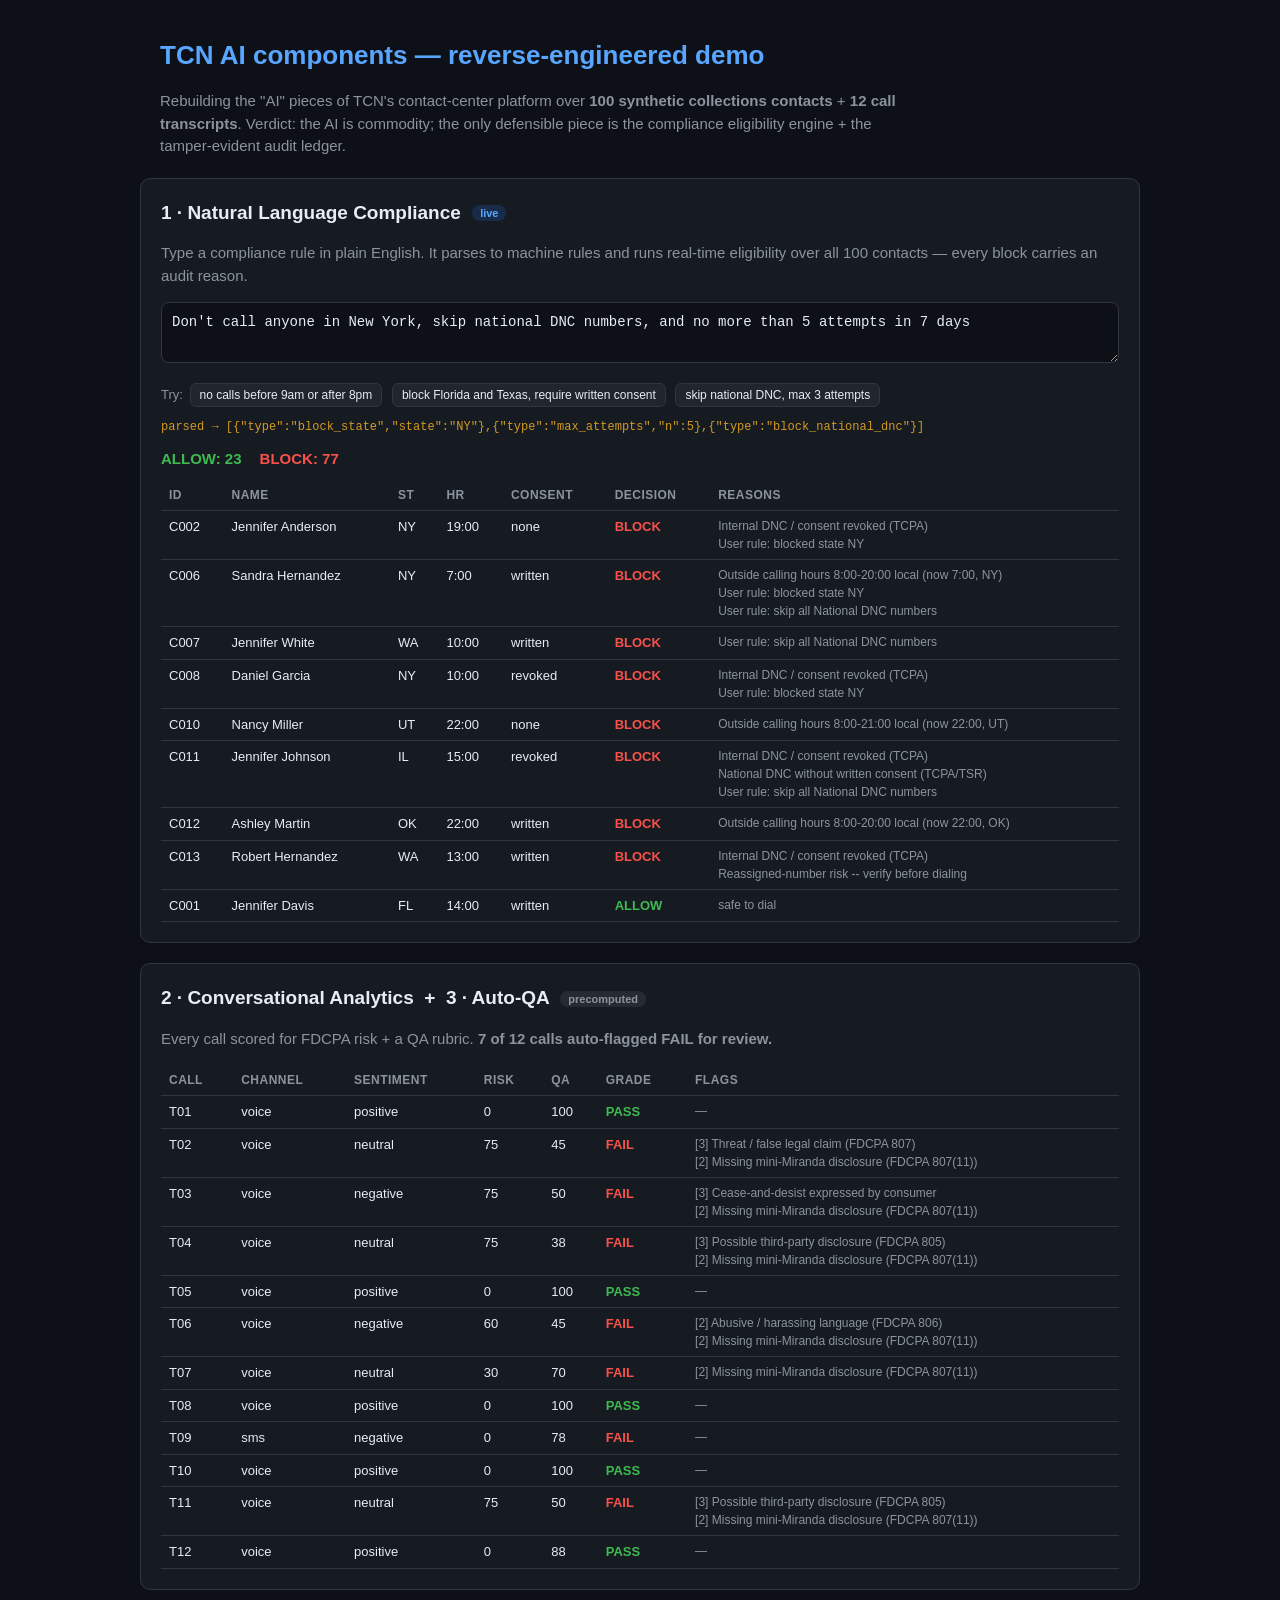
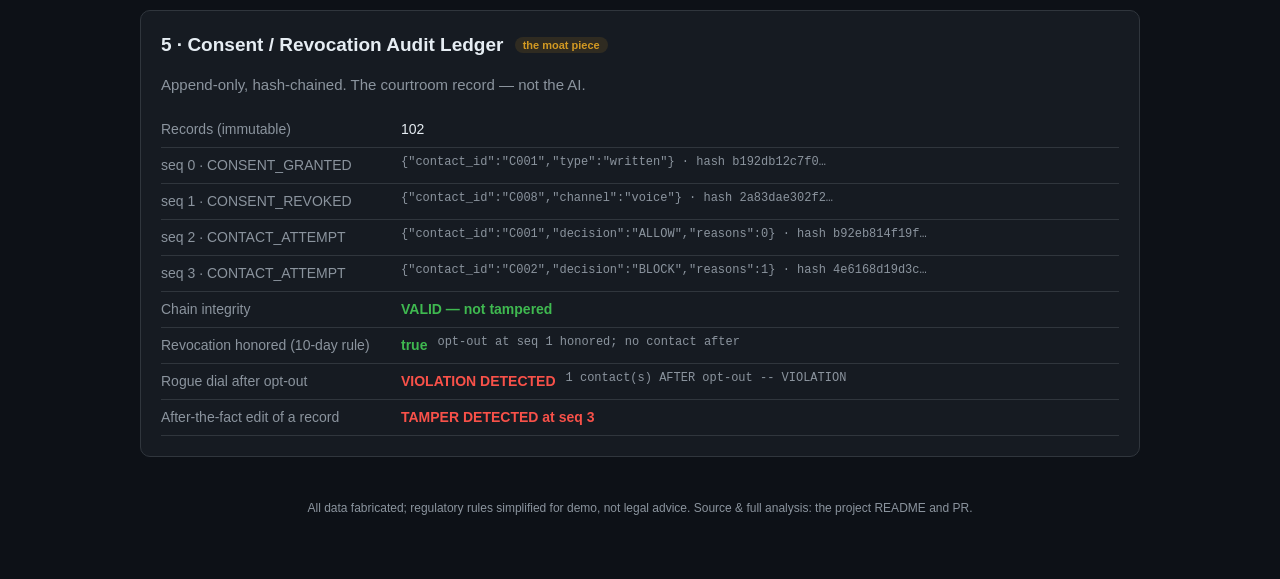
<file: tcn-ai-demo/web/index.html>
<!doctype html>
<html lang="en">
<head>
<meta charset="utf-8">
<meta name="viewport" content="width=device-width, initial-scale=1">
<title>TCN AI teardown — live demo</title>
<link rel="icon" href="data:image/svg+xml,%3Csvg xmlns=%22http://www.w3.org/2000/svg%22 viewBox=%220 0 16 16%22%3E%3Ctext y=%2214%22 font-size=%2214%22%3E%F0%9F%93%9E%3C/text%3E%3C/svg%3E">
<link rel="stylesheet" href="style.css">
</head>
<body>
<header>
  <h1>TCN AI components — reverse-engineered demo</h1>
  <p class="sub">Rebuilding the "AI" pieces of TCN's contact-center platform over
  <b>100 synthetic collections contacts</b> + <b>12 call transcripts</b>.
  Verdict: the AI is commodity; the only defensible piece is the
  compliance eligibility engine + the tamper-evident audit ledger.</p>
</header>

<section class="card">
  <h2>1 · Natural Language Compliance <span class="tag">live</span></h2>
  <p>Type a compliance rule in plain English. It parses to machine rules and runs
  real-time eligibility over all 100 contacts — every block carries an audit reason.</p>
  <textarea id="rule" rows="2">Don't call anyone in New York, skip national DNC numbers, and no more than 5 attempts in 7 days</textarea>
  <div class="examples">
    Try:
    <button class="ex">no calls before 9am or after 8pm</button>
    <button class="ex">block Florida and Texas, require written consent</button>
    <button class="ex">skip national DNC, max 3 attempts</button>
  </div>
  <div id="parsed" class="parsed"></div>
  <div class="counts"><span id="allow" class="ok"></span><span id="block" class="no"></span></div>
  <table id="elig"><thead><tr><th>ID</th><th>Name</th><th>St</th><th>Hr</th>
    <th>Consent</th><th>Decision</th><th>Reasons</th></tr></thead><tbody></tbody></table>
</section>

<section class="card">
  <h2>2 · Conversational Analytics &nbsp;+&nbsp; 3 · Auto-QA <span class="tag dim">precomputed</span></h2>
  <p>Every call scored for FDCPA risk + a QA rubric. <b id="fails"></b></p>
  <table id="analytics"><thead><tr><th>Call</th><th>Channel</th><th>Sentiment</th>
    <th>Risk</th><th>QA</th><th>Grade</th><th>Flags</th></tr></thead><tbody></tbody></table>
</section>

<section class="card">
  <h2>5 · Consent / Revocation Audit Ledger <span class="tag gold">the moat piece</span></h2>
  <p>Append-only, hash-chained. The courtroom record — not the AI.</p>
  <div id="ledger"></div>
</section>

<footer>
  <p>All data fabricated; regulatory rules simplified for demo, not legal advice.
  Source &amp; full analysis: the project README and PR.</p>
</footer>
<script src="app.js"></script>
</body>
</html>
</file>
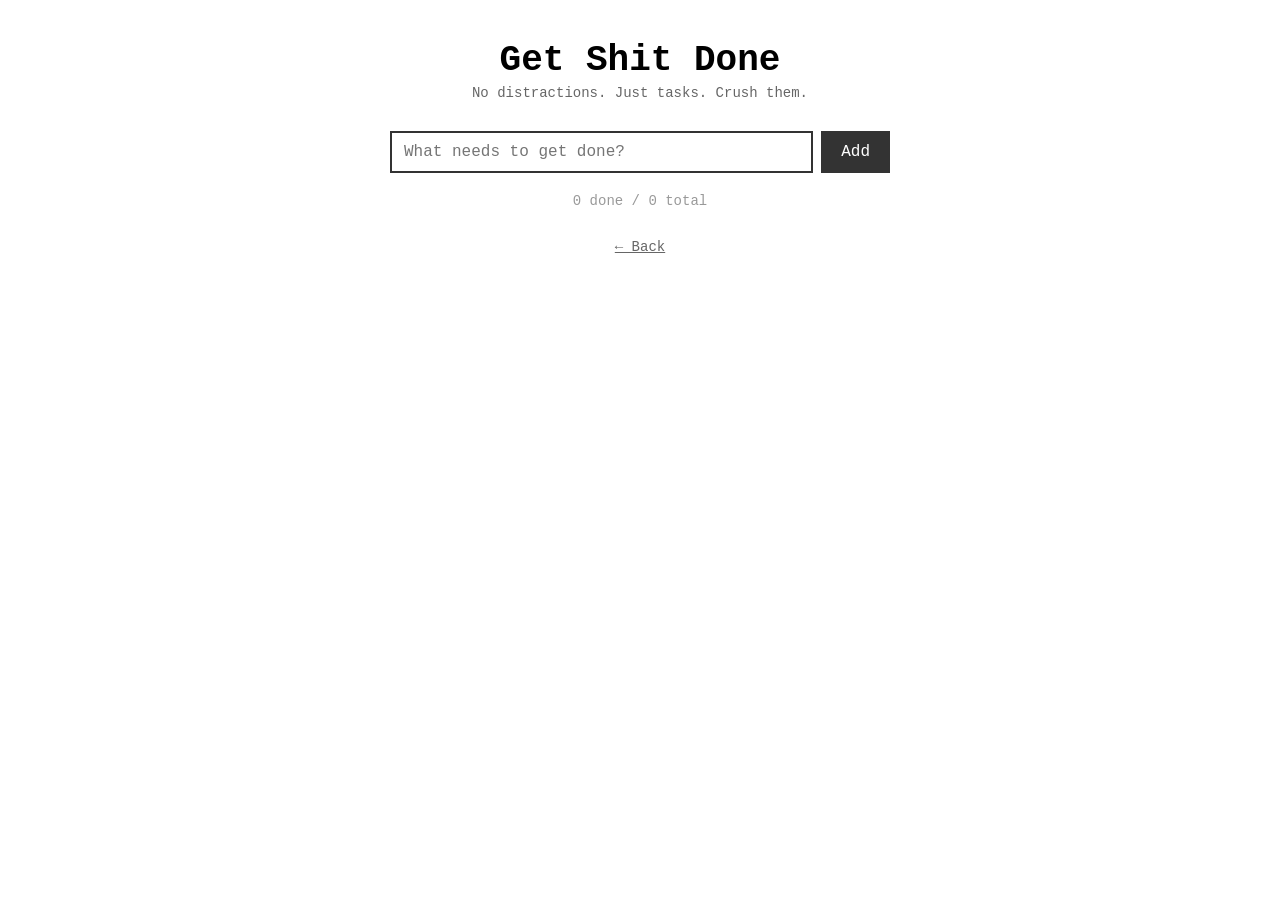
<file: getshitdone.html>
<!DOCTYPE html>
<html>
<head>
  <meta http-equiv="Content-Type" content="text/html; charset=utf-8"/>
  <title>Get Shit Done</title>
  <link href="styles.css" rel="stylesheet" type="text/css">
</head>
<body>
  <div class="gsd-container">
    <h1 class="gsd-title">Get Shit Done</h1>
    <p class="gsd-subtitle">No distractions. Just tasks. Crush them.</p>

    <div class="gsd-input-row">
      <input type="text" id="taskInput" class="gsd-input" placeholder="What needs to get done?" />
      <button id="addBtn" class="gsd-btn">Add</button>
    </div>

    <ul id="taskList" class="gsd-list"></ul>

    <div class="gsd-stats">
      <span id="stats">0 done / 0 total</span>
    </div>

    <a href="index.html" class="gsd-back">&larr; Back</a>
  </div>

  <script>
    var tasks = JSON.parse(localStorage.getItem('gsd-tasks') || '[]');

    function save() {
      localStorage.setItem('gsd-tasks', JSON.stringify(tasks));
    }

    function render() {
      var list = document.getElementById('taskList');
      list.innerHTML = '';
      var done = 0;
      tasks.forEach(function(task, i) {
        if (task.done) done++;
        var li = document.createElement('li');
        li.className = 'gsd-item' + (task.done ? ' gsd-done' : '');
        li.innerHTML =
          '<span class="gsd-check" data-i="' + i + '">' + (task.done ? '&#10003;' : '&#9675;') + '</span>' +
          '<span class="gsd-text">' + task.text + '</span>' +
          '<span class="gsd-delete" data-i="' + i + '">&times;</span>';
        list.appendChild(li);
      });
      document.getElementById('stats').textContent = done + ' done / ' + tasks.length + ' total';
    }

    function addTask() {
      var input = document.getElementById('taskInput');
      var text = input.value.trim();
      if (!text) return;
      tasks.push({ text: text, done: false });
      input.value = '';
      save();
      render();
    }

    document.getElementById('addBtn').addEventListener('click', addTask);
    document.getElementById('taskInput').addEventListener('keypress', function(e) {
      if (e.key === 'Enter') addTask();
    });

    document.getElementById('taskList').addEventListener('click', function(e) {
      var target = e.target;
      var i = parseInt(target.getAttribute('data-i'));
      if (isNaN(i)) return;
      if (target.classList.contains('gsd-check')) {
        tasks[i].done = !tasks[i].done;
        save();
        render();
      } else if (target.classList.contains('gsd-delete')) {
        tasks.splice(i, 1);
        save();
        render();
      }
    });

    render();
  </script>
</body>
</html>
</file>
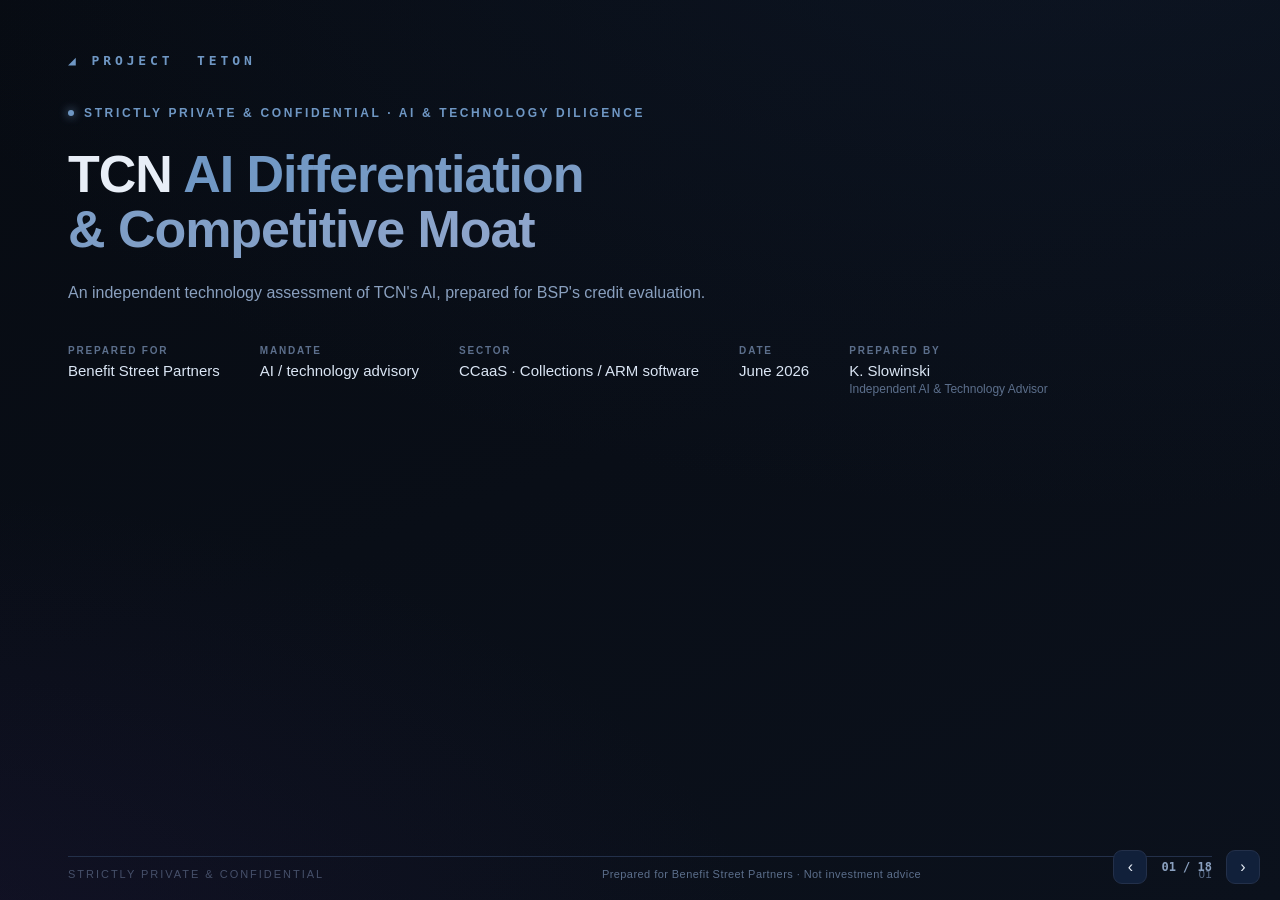
<file: tcn-ai-demo/bsp-deck.html>
<!doctype html>
<html lang="en">
<head>
<meta charset="utf-8">
<meta name="viewport" content="width=device-width, initial-scale=1">
<title>Project Teton | TCN AI & Technology Diligence | Prepared for BSP</title>
<style>
:root{
  --bg:#070b12; --bg2:#0b111c; --card:#111a28; --card2:#0e1622; --ln:#23304a;
  --tx:#e8eef7; --dim:#8aa0bf; --faint:#5c6f8c;
  --c1:#6f97c4; --c2:#7f9ec6; --c3:#8fa6cc; --gold:#c2a24f; --red:#cf5a6e; --grn:#5fae86; --amb:#c2a24f;
  --serif:"Iowan Old Style",Palatino,"Palatino Linotype",Georgia,serif;
  --sans:-apple-system,BlinkMacSystemFont,"Segoe UI",Inter,Roboto,sans-serif;
  --mono:ui-monospace,"SF Mono",Menlo,Consolas,monospace;
}
*{box-sizing:border-box;margin:0;padding:0}
html,body{height:100%}
body{background:#05080d;color:var(--tx);font-family:var(--sans);overflow:hidden}
.deck{position:relative;width:100vw;height:100vh}
.slide{position:absolute;inset:0;display:none;flex-direction:column;
  padding:54px 68px 60px;background:
   radial-gradient(1200px 600px at 85% -10%, #15243d55, transparent),
   radial-gradient(900px 500px at -10% 110%, #2a1a4d44, transparent),
   linear-gradient(160deg,var(--bg),var(--bg2));
  animation:fade .35s ease}
.slide.active{display:flex}
@keyframes fade{from{opacity:0;transform:translateY(6px)}to{opacity:1;transform:none}}
.eyebrow{font:600 12px/1 var(--sans);letter-spacing:.22em;text-transform:uppercase;
  color:var(--c1);display:flex;gap:10px;align-items:center}
.eyebrow .dot{width:6px;height:6px;border-radius:50%;background:var(--c1);
  box-shadow:0 0 10px var(--c1)}
h1{font:700 52px/1.05 var(--sans);letter-spacing:-.02em;margin:14px 0}
h2{font:700 33px/1.1 var(--sans);letter-spacing:-.01em;margin:8px 0 4px}
.grad{background:linear-gradient(100deg,var(--c1),var(--c2) 55%,var(--c3));
  -webkit-background-clip:text;background-clip:text;color:transparent}
.sub{color:var(--dim);font-size:16px;max-width:880px}
.slide .body{flex:1;display:flex;flex-direction:column;justify-content:center;gap:14px;margin-top:14px}
.foot{position:absolute;left:68px;right:68px;bottom:20px;display:flex;justify-content:space-between;
  align-items:center;font:500 11px/1 var(--sans);color:var(--faint);letter-spacing:.04em;
  border-top:1px solid var(--ln);padding-top:12px}
.foot .conf{color:#46506a;text-transform:uppercase;letter-spacing:.18em}
.tag{display:inline-block;font:600 11px/1 var(--sans);letter-spacing:.04em;padding:5px 11px;border-radius:30px;
  border:1px solid var(--ln);color:var(--dim);background:#0d1626}
.tag.red{color:var(--red);border-color:#5a2230;background:#2a121a}
.tag.grn{color:var(--grn);border-color:#1f4d3e;background:#0f241d}
.tag.gold{color:var(--gold);border-color:#5a4a1e;background:#241d0c}
.grid{display:grid;gap:14px}
.card{background:linear-gradient(180deg,var(--card),var(--card2));border:1px solid var(--ln);
  border-radius:14px;padding:18px 20px}
.card h3{font:700 15px/1.2 var(--sans);margin-bottom:6px;letter-spacing:.01em}
.card p{color:var(--dim);font-size:13.5px;line-height:1.5}
.kpi{font:800 30px/1 var(--mono);letter-spacing:-.02em}
.kpi.s{font-size:22px}
ul.lead{list-style:none;display:flex;flex-direction:column;gap:12px}
ul.lead li{position:relative;padding-left:30px;font-size:16.5px;line-height:1.45;color:#dbe6f5}
ul.lead li:before{content:"";position:absolute;left:0;top:7px;width:13px;height:13px;border-radius:3px;
  background:linear-gradient(135deg,var(--c1),var(--c3));box-shadow:0 0 10px #818cf877}
ul.lead li b{color:#fff}
.callout{border-left:3px solid;border-image:linear-gradient(var(--c1),var(--c3)) 1;
  background:linear-gradient(100deg,#0e1b2e,#13112a);padding:18px 22px;border-radius:0 12px 12px 0}
.callout.verdict{border-image:linear-gradient(var(--red),#b91c4b) 1;background:linear-gradient(100deg,#1f0f17,#160b13)}
.callout .lbl{font:700 11px/1 var(--sans);letter-spacing:.2em;text-transform:uppercase;color:var(--red);margin-bottom:8px}
.callout.blue .lbl{color:var(--c1)}
.callout .q{font-family:var(--serif);font-size:22px;line-height:1.35;color:#fff;font-style:italic}
.callout .q.sm{font-size:18px}
table{width:100%;border-collapse:collapse;font-size:13px}
th,td{padding:10px 12px;text-align:left;border-bottom:1px solid var(--ln)}
thead th{font:700 11px/1.2 var(--sans);letter-spacing:.08em;text-transform:uppercase;color:var(--dim);
  background:#0c1422;position:sticky;top:0}
tbody td:first-child{font-weight:600;color:#eaf1fb}
.cap{font-size:18px;text-align:center}.cap.y{color:var(--grn)}.cap.p{color:var(--amb)}.cap.n{color:var(--red)}.cap.o{color:#566}
td.edge{font-weight:700}
.barrow{display:grid;grid-template-columns:230px 1fr 70px;align-items:center;gap:14px;margin:9px 0}
.barrow .nm{font-size:14.5px;color:#dbe6f5}
.track{height:13px;border-radius:8px;background:#0c1626;border:1px solid var(--ln);overflow:hidden}
.fill{height:100%;border-radius:8px;background:linear-gradient(90deg,var(--c1),var(--c3))}
.fill.lo{background:linear-gradient(90deg,#7a2740,var(--red))}
.fill.md{background:linear-gradient(90deg,#8a6a1e,var(--gold))}
.fill.hi{background:linear-gradient(90deg,#1f7a5e,var(--grn))}
.rate{font:700 12px/1 var(--mono);text-align:right;color:var(--dim)}
.two{grid-template-columns:1fr 1fr}.three{grid-template-columns:1fr 1fr 1fr}.four{grid-template-columns:repeat(4,1fr)}
.src{font-size:11px;color:var(--faint);line-height:1.6}
.scorecard td{font-size:13px}
.pill{font:700 11px/1 var(--mono);padding:4px 9px;border-radius:20px}
.pill.lo{color:var(--red);background:#2a121a;border:1px solid #5a2230}
.pill.md{color:var(--gold);background:#241d0c;border:1px solid #5a4a1e}
.pill.hi{color:var(--grn);background:#0f241d;border:1px solid #1f4d3e}
.nav{position:fixed;right:20px;bottom:16px;display:flex;gap:8px;z-index:50;align-items:center}
.nav button{background:#11203a;border:1px solid var(--ln);color:var(--tx);width:34px;height:34px;
  border-radius:9px;cursor:pointer;font-size:16px}
.nav button:hover{border-color:var(--c1)}
.count{font:600 12px/1 var(--mono);color:var(--dim);padding:0 6px}
.cover-mark{font:700 13px/1 var(--mono);letter-spacing:.3em;color:var(--c1)}
.cover-meta{display:flex;gap:40px;margin-top:30px}
.cover-meta div .k{font:600 10px/1 var(--sans);letter-spacing:.18em;text-transform:uppercase;color:var(--faint)}
.cover-meta div .v{font-size:15px;color:#dbe6f5;margin-top:6px}
.watermark{position:absolute;top:54px;right:68px;font:700 10px/1 var(--mono);letter-spacing:.2em;
  color:#33405c;text-transform:uppercase}
.small{font-size:12.5px;color:var(--dim);line-height:1.5}
.hl{color:#a8c1dd;font-weight:600}
.hr{color:var(--red);font-weight:700}
@media print{
  body{overflow:visible;background:#05080d}
  .nav{display:none}
  .slide{display:flex!important;position:relative;height:100vh;width:100vw;page-break-after:always;break-after:page;animation:none}
  .grad{-webkit-text-fill-color:#8fd4ff;color:#8fd4ff;background:none}
}
</style>
</head>
<body>
<div class="deck" id="deck">

<!-- 1 COVER -->



<section class="slide active">
  <div class="cover-mark">◢ PROJECT&nbsp;&nbsp;TETON</div>
  <div class="body" style="justify-content:flex-start;margin-top:40px">
    <div class="eyebrow"><span class="dot"></span>Strictly private &amp; confidential · AI &amp; technology diligence</div>
    <h1>TCN <span class="grad">AI Differentiation<br>&amp; Competitive Moat</span></h1>
    <p class="sub">An independent technology assessment of TCN's AI, prepared for BSP's credit evaluation.</p>
    <div class="cover-meta">
      <div><div class="k">Prepared for</div><div class="v">Benefit Street Partners</div></div>
      <div><div class="k">Mandate</div><div class="v">AI / technology advisory</div></div>
      <div><div class="k">Sector</div><div class="v">CCaaS · Collections / ARM software</div></div>
      <div><div class="k">Date</div><div class="v">June 2026</div></div>
      <div><div class="k">Prepared by</div><div class="v">K. Slowinski<div style="color:var(--faint);font-size:12px;margin-top:3px;font-weight:400">Independent AI &amp; Technology Advisor</div></div></div>
    </div>
  </div>
  <div class="foot"><span class="conf">Strictly Private &amp; Confidential</span><span>Prepared for Benefit Street Partners · Not investment advice</span><span class="pg"></span></div>
</section>

<!-- 2 DISCLAIMER -->



<section class="slide">
  <div class="watermark">Confidential</div>
  <div class="eyebrow"><span class="dot"></span>Important notice</div>
  <h2>Basis of preparation</h2>
  <div class="body">
    <div class="grid two">
      <div class="card"><h3>Scope &amp; purpose</h3><p>This material was prepared at the request of Benefit Street Partners ("BSP") to support internal evaluation of TCN ("TCN" or the "Company"). It addresses AI/technology differentiation and competitive moat only, and is not a complete business, financial, legal, or tax assessment.</p></div>
      <div class="card"><h3>Sources &amp; limitations</h3><p>Analysis relies on the Company's CIP and the PASG commercial VDD (provided through the process), public company and competitor materials, and third-party estimates (labelled). It does NOT include customer interviews, data-room or code access, or management discussions (a management call is the recommended next step). Figures are unaudited; no representation or warranty is given.</p></div>
      <div class="card"><h3>No advice / forward-looking</h3><p>Nothing herein is investment, legal, or regulatory advice or a recommendation to transact. Forward-looking statements involve risk and may differ materially from outcomes. Recipients should perform independent diligence.</p></div>
      <div class="card"><h3>Confidentiality</h3><p>For the internal use of BSP investment and diligence teams only. Not to be reproduced or distributed, in whole or in part, without prior written consent of the author.</p></div>
    </div>
  </div>
  <div class="foot"><span class="conf">Strictly Private &amp; Confidential</span><span>Project Teton</span><span class="pg"></span></div>
</section>

<!-- 3 EXEC SUMMARY -->



<section class="slide">
  <div class="watermark">Confidential</div>
  <div class="eyebrow"><span class="dot"></span>Executive summary</div>
  <h2>The headline: <span class="grad">good calling business, no AI moat</span></h2>
  <div class="body">
    <div class="callout verdict">
      <div class="lbl">Verdict</div>
      <div class="q">There was nothing we could find that clearly demonstrates an AI moat. Every generative capability runs on rented third-party models (GPT, Gemini, Mistral, Whisper); the one demonstrated in-production proprietary model is SmartAMD, a narrow call classifier. TCN's real edges are vertical and workflow, not AI. The AI story is a tailwind only if the call stays on TCN's line. That condition is the whole credit question.</div>
    </div>
    <div class="grid two" style="margin-top:4px">
      <ul class="lead">
        <li><b>No edge.</b> Agent assist, summaries, analytics, voicebots, auto-QA. All table stakes, and Five9, NICE and Talkdesk ship them too, often more maturely.</li>
        <li><b>Rented stack.</b> Speech and generative AI are third-party (GPT, Gemini, Mistral, Whisper); compliance data is buyable. One real in-house model: SmartAMD.</li>
      </ul>
      <ul class="lead">
        <li><b>The real moat is elsewhere.</b> Vertical/compliance depth in collections and switching costs, and it is only <span class="hl">modest</span>.</li>
        <li><b>Behind, not ahead.</b> The only AI-native moat is labor substitution. And TCN's agentic AI had <b>0 customers and $0 ARR at end-2025</b> (first customer Apr 2026). AI-native entrants already run calls end to end. Until TCN converts seats to agents, AI is a feature, not a franchise.</li>
      </ul>
    </div>
    <div class="callout blue">
      <div class="lbl">Recommendation: credit lens</div>
      <div class="q sm">It's a good calling business. Underwrite the loan on that: switching costs, a base with 98% logo retention (81% GRR: interrogate the downsell), and <span class="hl">consumption pricing</span> (AI volume makes them money instead of killing seats). Don't credit the AI story, and treat being behind on AI as a headwind to the credit.</div>
    </div>
  </div>
  <div class="foot"><span class="conf">Strictly Private &amp; Confidential</span><span>Project Teton</span><span class="pg"></span></div>
</section>

<!-- 5 COMPANY SNAPSHOT -->



<section class="slide">
  <div class="watermark">Confidential</div>
  <div class="eyebrow"><span class="dot"></span>Target snapshot</div>
  <h2>TCN: small, profitable, vertically focused</h2>
  <div class="body">
    <div class="grid four">
      <div class="card"><div class="small">ARR (2025A)</div><div class="kpi grad">~$60M</div><div class="small">~$69M Q1&#39;26 &middot; ~37% 2026E</div></div>
      <div class="card"><div class="small">Customers &middot; ARPA</div><div class="kpi grad">~1,200</div><div class="small">~$60K ARPA (up from $42K)</div></div>
      <div class="card"><div class="small">Profitability</div><div class="kpi grad">~20&rarr;24%</div><div class="small">EBITDA LTM&rarr;2026E, 75% GM, NPS 52</div></div>
      <div class="card"><div class="small">Retention</div><div class="kpi grad">112%</div><div class="small">NRR &middot; 81% GRR &middot; 98% logo</div></div>
    </div>
    <div class="grid two">
      <div class="card"><h3>Profile</h3><p>Founded 1999, St. George, Utah. Flagship platform <b>TCN Operator</b> (modular platform per the CIP: dialer/telephony, compliance engine, omnichannel, WFM/WFO, AI &amp; automation, payments, reporting/BI). Verticals: <b>collections / accounts-receivable management</b>, BPO, healthcare RCM, utilities; actively expanding UK/EU.</p></div>
      <div class="card" style="border-color:#5a4a1e"><h3 style="color:var(--gold)">Credit read</h3><p>A genuinely attractive niche credit: ~$60M ARR, ~37% 2026E growth, ~20&rarr;24% EBITDA, clears Rule of 40 (their "Rule of 60" is a 2026E projection), bootstrapped (<b>$0 raised since 1999</b>). But ~14-39x smaller than the scaled CCaaS leaders (below): too small to win an AI R&amp;D arms race. It wins on vertical depth and price.</p></div>
    </div>
  </div>
    <div style="margin-top:6px">
      <div class="barrow"><div class="nm">NICE</div><div class="track"><div class="fill hi" style="width:100%"></div></div><div class="rate">~$2.7B</div></div>
      <div class="barrow"><div class="nm">Genesys</div><div class="track"><div class="fill hi" style="width:85%"></div></div><div class="rate">~$2.3B</div></div>
      <div class="barrow"><div class="nm">Five9</div><div class="track"><div class="fill md" style="width:37%"></div></div><div class="rate">~$1.0B</div></div>
      <div class="barrow"><div class="nm">Talkdesk</div><div class="track"><div class="fill md" style="width:8%"></div></div><div class="rate">~$0.2B</div></div>
      <div class="barrow"><div class="nm">TCN</div><div class="track"><div class="fill lo" style="width:2.6%"></div></div><div class="rate">~$69M</div></div>
    </div>
    
  <div class="foot"><span class="conf">Strictly Private &amp; Confidential</span><span>Project Teton &middot; figures per CIP / management</span><span class="pg"></span></div>
</section>

<!-- 6 AI ANATOMY -->



<section class="slide">
  <div class="watermark">Confidential</div>
  <div class="eyebrow"><span class="dot"></span>Platform anatomy</div>
  <h2>The AI toolbox: <span class="grad">rented parts, buyable compliance</span></h2>
  <div class="body">
    <table>
      <thead><tr><th style="width:24%">Component</th><th style="width:38%">Marketed as</th><th>Under the hood (our assessment)</th></tr></thead>
      <tbody>
        <tr><td>Conversational / Voice Analytics</td><td>Transcribe, search, flag 100% of calls</td><td>Third-party ASR + keyword/intent scoring: <span class="hr">commodity</span></td></tr>
        <tr><td>Agent Assist</td><td>Real-time coaching, next-best-action, summaries</td><td>LLM layer over transcripts: <span class="hr">commodity wrapper</span></td></tr>
        <tr><td>Natural Language Compliance (NLC)</td><td>"Industry-first" plain-English compliance rules</td><td>LLM English→rule parser on a rules engine; <span class="hl">value is the audit trail, not the AI</span></td></tr>
        <tr><td>Chatbots / Email automation</td><td>Deflect &amp; automate routine inbound</td><td>LLM + RAG (retrieval-augmented generation): <span class="hr">commodity</span></td></tr>
        <tr><td>Voicebot / AI IVR</td><td>Self-service voice, intent routing</td><td>ASR + LLM + TTS pipeline: <span class="hr">commodity</span></td></tr>
        <tr><td>Auto-QA / Workforce Opt.</td><td>Auto-score every conversation</td><td>Scoring rubric over transcripts: <span class="hr">table stakes</span></td></tr>
      </tbody>
    </table>
    <div class="callout blue"><div class="lbl">Signal</div><div class="q sm">TCN's generative AI (transcription, summaries, QA) runs on third-party LLMs (GPT, Gemini, Mistral, Whisper; CIP p. 36). Its one in-production proprietary model, <b>SmartAMD</b>, is narrow (call classification) but real: answering-machine detection is now an adversarial problem (iOS, Pixel and carrier screeners sit between dialers and humans), and TCN retrains it on its own outcome-labeled dial data at scale. That's a genuine, compounding data loop, and a reason calls stay on TCN's line. It is not a generative or agentic moat. The CIP says "majority of AI in use today is run on TCN's native stack" (p. 35) without stating the counting basis; the only mechanism we can identify that makes it true is per-call SmartAMD execution volume, since every generative feature the CIP itself lists runs on third-party models (p. 36). The CIP also claims in-house Reporting/WFM models and two models in development, which we could not verify. Confirm the denominator and the model inventory on the call.</div></div>
  </div>
    <div class="callout verdict"><div class="lbl">Why it matters</div><div class="q sm">Compliance is the same story: every peer markets collections compliance (LiveVox's was court-validated as non-ATDS; Skit.ai ships "automatically follows FDCPA, TCPA, Reg F"), and the data underneath is buyable a la carte (DNC.com, Gryphon, PossibleNOW). We credit TCN's depth, per the VDD interviews, but it is a modest <span class="hl">vertical/legal</span> advantage, not an AI one. Strip the label and the "moat" is switching costs + being the last independent specialist after LiveVox was absorbed by NICE.</div></div>
  <div class="foot"><span class="conf">Strictly Private &amp; Confidential</span><span>Project Teton</span><span class="pg"></span></div>
</section>

<!-- 7 PARITY TABLE -->



<section class="slide">
  <div class="watermark">Confidential</div>
  <div class="eyebrow"><span class="dot"></span>Competitive parity. The central exhibit</div>
  <h2>Nothing in the toolbox a major peer <span class="grad">doesn't already have</span></h2>
  <div class="body">
    <table>
      <thead><tr><th style="width:30%">AI capability</th><th>TCN</th><th>Five9 (Genius)</th><th>NICE (Enlighten/Mpower)</th><th>Talkdesk (Ascend)</th><th style="width:16%">TCN edge?</th></tr></thead>
      <tbody>
        <tr><td>Real-time agent assist / copilot</td><td class="cap y">●</td><td class="cap y">●</td><td class="cap y">●</td><td class="cap y">●</td><td class="edge"><span class="hr">None</span></td></tr>
        <tr><td>Automated call summaries</td><td class="cap y">●</td><td class="cap y">●</td><td class="cap y">●</td><td class="cap y">●</td><td class="edge"><span class="hr">None</span></td></tr>
        <tr><td>Conversational / voice analytics</td><td class="cap y">●</td><td class="cap y">●</td><td class="cap y">●</td><td class="cap y">●</td><td class="edge"><span class="hr">None</span></td></tr>
        <tr><td>Self-service voicebot / AI IVR</td><td class="cap y">●</td><td class="cap y">●</td><td class="cap y">●</td><td class="cap y">●</td><td class="edge"><span class="hr">None</span></td></tr>
        <tr><td>Auto-QA (100% of calls)</td><td class="cap y">●</td><td class="cap y">●</td><td class="cap y">●</td><td class="cap y">●</td><td class="edge"><span class="hr">None</span></td></tr>
        <tr><td>No-code AI agent builder</td><td class="cap n">○</td><td class="cap y">●</td><td class="cap y">●</td><td class="cap y">●</td><td class="edge"><span class="hr">Behind</span></td></tr>
        <tr><td>Autonomous / agentic AI (acts end-to-end)</td><td class="cap p">◐ (a)</td><td class="cap p">◐ (b)</td><td class="cap p">◐ (b)</td><td class="cap p">◐ (b)</td><td class="edge"><span class="hr">Behind on proof</span></td></tr>
        <tr><td>Proprietary models / data moat</td><td class="cap p">&#9680;</td><td class="cap p">&#9680;</td><td class="cap y">&#9679;</td><td class="cap p">&#9680;</td><td class="edge"><span class="hr">None</span></td></tr>
        <tr><td>Compliance / TCPA depth (collections)</td><td class="cap y">●</td><td class="cap p">◐</td><td class="cap y">●</td><td class="cap p">◐</td><td class="edge"><span class="hl">Vertical, not AI</span></td></tr>
      </tbody>
    </table>
    <p class="small">● shipping &nbsp; ◐ partial / emerging &nbsp; ○ absent or trailing. TCN's only relative strength is collections-compliance depth. A <span class="hl">domain</span> advantage, not an AI one. Its only in-production proprietary model (SmartAMD) is narrow call classification. (a) TCN: first agentic customer Apr-2026, immaterial ARR. (b) Peers: shipping but early, mostly inbound self-service; nobody has scaled autonomous collections. Capability claims per vendor materials, not verified.</p>
  </div>
  <div class="foot"><span class="conf">Strictly Private &amp; Confidential</span><span>Project Teton</span><span class="pg"></span></div>
</section>

<!-- 10 THE THESIS -->



<section class="slide">
  <div class="watermark">Confidential</div>
  <div class="eyebrow"><span class="dot"></span>The decisive question</div>
  <h2>The only AI moat is <span class="grad">labor substitution</span></h2>
  <div class="body">
    <div class="grid three">
      <div class="card"><div class="small">Contact-center cost stack</div><div class="kpi grad">~60-70%</div><div class="small">of cost is human agent labor: the prize</div></div>
      <div class="card"><h3>Augmentation (today)</h3><p>Copilots &amp; summaries trim handle time. <b>Incremental</b>. And equally available to every competitor. No lock-in.</p></div>
      <div class="card" style="border-color:#5a4a1e"><h3 style="color:var(--gold)">Substitution (the moat)</h3><p>Replace seats with autonomous agents → re-bases unit economics, shifts pricing seat→outcome, and creates an automated-resolution <b>data flywheel</b> + deep lock-in.</p></div>
    </div>
    <div class="callout verdict"><div class="lbl">Thesis</div>
      <div class="q">A moat is created only by convincing customers to remove human agents and replace them with AI agents. Industry-wide that conversion has <b>not</b> happened at scale. "Agentic" is still early everywhere. The first mover to convert seats into agents captures the labor budget and the lock-in. <b>Until TCN does this, there is no moat.</b></div></div>
    <div class="grid two">
      <div class="card"><h3>Where TCN stands</h3><p>Everything shipped so far is AI <b>for the human</b>: assist, summaries, QA, SmartAMD. Useful, but a person is still on every call, and no labor dollars have moved to TCN yet. Collections is automatable in layers: first-party reminders and payment-taking (high containment plausible) vs third-party negotiation (low), which is where the labor dollars actually sit. Late, but closable: the durable risks are per-outcome pricing disruption and losing the system-of-record position, not model capability.</p></div>
      <div class="card" style="border-color:#5a2230"><h3 style="color:var(--red)">The team question</h3><p>The CIP claims a "proven global R&amp;D engine," "120+ engineers" and "in-house model training." What it doesn't name is any AI/ML leadership or senior AI hire. Leadership is the founding Bird family plus long-tenured contact-center engineers (public bios; see appendix). Credible dialer team; unproven AI org. Test this on the call.</p></div>
    </div>
  </div>
  <div class="foot"><span class="conf">Strictly Private &amp; Confidential</span><span>Project Teton</span><span class="pg"></span></div>
</section>

<!-- D1 DISRUPTORS -->


<section class="slide">
  <div class="watermark">Confidential</div>
  <div class="eyebrow"><span class="dot"></span>The AI-native players</div>
  <h2>Who's coming for the <span class="grad">call volume</span>, and what they ship today</h2>
  <div class="body">
    <table>
      <thead><tr><th style="width:12%">Company</th><th style="width:30%">What their AI does</th><th>End to end?</th><th>Owns the line? (1)</th><th>Capital</th><th style="width:20%">Threat to TCN</th></tr></thead>
      <tbody>
        <tr style="background:#0c1626"><td><b>TCN</b></td><td>Assists the human agent (summaries, QA, SmartAMD); AI Voice Agent launched Apr-26</td><td class="cap p">&#9680; first customer Apr-26</td><td class="cap y">&#9679; its dialer + numbers</td><td>$0 raised (bootstrapped)</td><td><span class="hr">n/a. The incumbent</span></td></tr>
        <tr><td>Five9 / NICE</td><td>Copilots plus early agentic, mostly inbound self-service</td><td class="cap p">&#9680; early</td><td class="cap y">&#9679; their dialers</td><td>Public, $1-2.7B rev</td><td>Bundling agents + compliance above TCN</td></tr>
        <tr><td><b>Decagon</b></td><td>Autonomous agents resolving chat/email/voice end to end; auditable plain-English compliance rules</td><td class="cap y">&#9679; yes</td><td class="cap p">&#9680; entering voice</td><td>~$400M raised, $4.5B val</td><td><span class="hr">Highest</span>. Outbound voice + compliance, well-funded</td></tr>
        <tr><td><b>Sierra</b></td><td>Autonomous voice + digital agents, outcome pricing; Bret Taylor</td><td class="cap y">&#9679; yes</td><td class="cap p">&#9680; voice via SIP</td><td>~$1B+ raised, $15.8B val</td><td><span class="hr">High</span>. Capital + trust to enter regulated verticals</td></tr>
        <tr><td><b>Skit.ai</b></td><td>Collections-native: runs the whole outbound collections call with FDCPA/TCPA/Reg F built in</td><td class="cap y">&#9679; yes</td><td class="cap p">&#9680; bundled telephony (2)</td><td>~$48M raised</td><td><span class="hr">Most direct</span>. TCN's exact use case and buyer</td></tr>
        <tr><td>Cresta / Parloa</td><td>Agent assist + voice-first agentic at enterprise scale</td><td class="cap p">&#9680; partial</td><td class="cap n">&#9675;</td><td>$1.6B / $3.0B val</td><td>Overlaps assist, analytics, voice automation</td></tr>
        <tr><td>Intercom (Fin)</td><td>Fin Voice: real-time multi-step phone workflows, can call outbound</td><td class="cap y">&#9679; yes</td><td class="cap p">&#9680; rides customer SIP</td><td>Private (VC-backed)</td><td>Voice live and expanding from support CX</td></tr>
      </tbody>
    </table>
    <div class="callout verdict"><div class="lbl">Bottom line</div><div class="q sm"><b>Holds for TCN:</b> consumption pricing, dial-path incumbency, number reputation (STIR/SHAKEN attestation, spam-label remediation), compliance depth, switching costs. <b>Eroding:</b> the disruptors are compliance-native, several run calls end to end today, and their per-minute economics work. TCN's own CIP lists AI voice at $0.20-0.50/min, modeling $0.30 flat, vs $0.05 for a human-led minute (CIP p. 42): 4-10x revenue per minute to TCN, and a large saving vs what a customer pays a human agent all-in. That trade only pays TCN <b>if the call stays on TCN's line</b>.</div></div>
    <p class="small">(1) "Owns the line" = carrier relationships, number inventory, and reputation management, not just a SIP trunk. (2) Skit.ai bundles resold commodity telephony (Twilio/Telnyx class); it removes TCN from the call, but it is not a carrier. Valuations/ARR per public reporting, mid-2026; see appendix.</p>
  </div>
  <div class="foot"><span class="conf">Strictly Private &amp; Confidential</span><span>Project Teton</span><span class="pg"></span></div>
</section>

<!-- D2 REGULATORY -->


<section class="slide">
  <div class="watermark">Confidential</div>
  <div class="eyebrow"><span class="dot"></span>The regulatory layer</div>
  <h2>Autonomous collections calls are a <span class="grad">legal minefield</span>, for everyone</h2>
  <div class="body">
    <div class="grid two">
      <div class="card"><h3>The rules that bind an AI caller</h3><p>&bull; FCC (Feb 2024): AI-generated voices are "artificial voice" under the <b>TCPA</b>. Prior express consent required for cell phones; $500-$1,500 statutory damages per call, class-action fuel.<br>&bull; <b>FDCPA &sect;807</b>: a hallucinated balance or misstated settlement is a false representation. Every AI call is recorded, discoverable evidence.<br>&bull; <b>Reg F</b>: 7-in-7 attempt caps counted per debtor across channels; the attempt ledger must be airtight.<br>&bull; State AI laws landing: bot-disclosure (CA), Utah AI Policy Act (TCN's home state), Colorado AI Act (2026).</p></div>
      <div class="card" style="border-color:#5a4a1e"><h3 style="color:var(--gold)">Why this cuts both ways</h3><p><b>It slows the AI-natives</b> more in collections than in support CX: whoever holds the consent, revocation and attempt ledger controls TCPA/Reg-F compliance for any AI agent placed on top. That is TCN's system-of-record advantage, and it gets <b>more</b> valuable in the AI era.<br><br><b>It's also execution risk for TCN's own agent plan:</b> autonomous negotiation with near-zero error tolerance, constrained generation for amounts and disclosures, human escalation triggers, and 100% post-call audit. None of that is demonstrated yet.</p></div>
    </div>
    <div class="callout blue"><div class="lbl">Credit read</div><div class="q sm">Regulation is the strongest brake on the displacement scenario and the strongest reason TCN's consent/audit ledger keeps value through the loan term. It is also the reason to discount everyone's agentic revenue plans in this vertical, TCN's included.</div></div>
  </div>
  <div class="foot"><span class="conf">Strictly Private &amp; Confidential</span><span>Project Teton</span><span class="pg"></span></div>
</section>

<!-- 10c METRICS -->



<section class="slide">
  <div class="watermark">Confidential</div>
  <div class="eyebrow"><span class="dot"></span>Show me the metric</div>
  <h2>They measure a better dialer, <span class="grad">not better collections</span></h2>
  <div class="body">
    <p class="sub">TCN can quantify a better dialer and cheaper QA. It cannot yet quantify the metrics that actually decide collections, the ones the AI-natives lead with.</p>
    <table>
      <thead><tr><th style="width:26%">Metric that matters to a collections stakeholder</th><th style="width:37%">What TCN can show today</th><th>The AI-native bar (Skit.ai / Prodigal)</th></tr></thead>
      <tbody>
        <tr><td>Right-party contact / connect</td><td class="cap"><span style="color:var(--grn)">&#9679;</span> RPC 7.68% &rarr; 8.70%, +13% agent utilization, 8.8&times; ROI (SmartAMD)</td><td>RPC tracked across 1B+ conversations, $1B+ resolved</td></tr>
        <tr><td>QA / compliance coverage</td><td class="cap"><span style="color:var(--grn)">&#9679;</span> 100% of calls AI-scored, 50% fewer false positives, 30% infra cut</td><td>FDCPA/TCPA/Reg F enforced natively in the agent</td></tr>
        <tr><td>Autonomous resolution / containment %</td><td class="cap"><span class="hr">Zero through end-2025</span>: 0 customers / $0 (first customer Apr 2026; CIP pp. 54-55)</td><td>AI handles high-volume follow-ups; escalates only complex cases</td></tr>
        <tr><td>Cost per resolution vs. human</td><td class="cap"><span class="hr">Not reported</span></td><td>Tracked per client; 10&times; ROI case studies</td></tr>
        <tr><td>Liquidation / recovery lift from AI</td><td class="cap"><span class="hr">Not reported</span> (connect-rate only)</td><td>Intent-to-pay scoring lifts liquidation, cuts collection time (Prodigal)</td></tr>
      </tbody>
    </table>
    <div class="callout verdict"><div class="lbl">Bottom line</div><div class="q sm">Their numbers prove a good dialer and cheaper QA: efficiency. The category gets won on <span class="hl">containment, cost-per-resolution and liquidation</span>, where TCN cannot yet report a number. And the AI revenue plan prices $0.30/min <b>flat for five years</b> to reach <b>$174M+ of AI ARR</b> (CIP p. 68), while the COGS of an AI voice minute runs ~$0.05-0.10, model costs fall ~40%+ a year, and self-serve platforms retail at $0.07-0.15/min. Feasible product, fantasy price curve: don't credit it.</div></div>
  </div>
  <div class="foot"><span class="conf">Strictly Private &amp; Confidential</span><span>Project Teton · TCN figures are single-customer CIP case studies (SmartAMD: n=1, 1.6M calls); competitor figures are vendor marketing</span><span class="pg"></span></div>
</section>

<!-- D4 SIZING HEADWIND -->


<section class="slide">
  <div class="watermark">Confidential</div>
  <div class="eyebrow"><span class="dot"></span>Sizing the headwind</div>
  <h2>What displacement does to the <span class="grad">revenue that services the debt</span></h2>
  <div class="body">
    <p class="sub">Q1'26 product mix (CIP p. 54): Outbound $41M (60%), Inbound $13M (19%), SMS $5M, BI $4M, other ~$6M. Outbound minutes are the displaceable core; compliance, recording and number management are the sticky tail.</p>
    <table>
      <thead><tr><th style="width:34%">Scenario over the loan term</th><th>Outbound ARR impact</th><th>Total ARR impact (~$69M base)</th><th>Note</th></tr></thead>
      <tbody>
        <tr><td>AI-natives take 10% of outbound minutes</td><td class="cap">-$4M</td><td class="cap">~ -6%</td><td class="reasons">Absorbable; watch the trend</td></tr>
        <tr><td>AI-natives take 25% of outbound minutes</td><td class="cap"><span class="hr">-$10M</span></td><td class="cap"><span class="hr">~ -15%</span></td><td class="reasons">Material to coverage; GRR already shows downsell</td></tr>
        <tr><td>AI-natives take 50% of outbound minutes</td><td class="cap"><span class="hr">-$21M</span></td><td class="cap"><span class="hr">~ -30%</span></td><td class="reasons">Thesis-breaking for the credit</td></tr>
        <tr style="background:#0c1626"><td><b>Upside branch: minutes migrate to TCN's own AI</b></td><td class="cap"><span style="color:var(--grn)">up to ~6x per migrated minute</span></td><td class="cap"><span style="color:var(--grn)">net positive</span></td><td class="reasons">Only if the call stays on TCN's line</td></tr>
      </tbody>
    </table>
    <div class="callout blue"><div class="lbl">Open diligence item</div><div class="q sm">Illustrative static math, not a model: it assumes displaced minutes are lost at current per-minute pricing and ignores volume growth. The precise inputs a lender needs: committed-minimum vs volume-variable ARR split, and the GRR bridge (churn vs downsell). Both are on the management-call list.</div></div>
  </div>
  <div class="foot"><span class="conf">Strictly Private &amp; Confidential</span><span>Project Teton &middot; illustrative sensitivity, advisor's own math off CIP product mix</span><span class="pg"></span></div>
</section>

<!-- D5 STEELMAN -->


<section class="slide">
  <div class="watermark">Confidential</div>
  <div class="eyebrow"><span class="dot"></span>The other side of the argument</div>
  <h2>The bull case, steelmanned, and <span class="grad">what would prove us wrong</span></h2>
  <div class="body">
    <table>
      <thead><tr><th style="width:38%">Strongest counter-evidence (PASG VDD, 31 interviews + 80-respondent survey)</th><th>Why it isn't dispositive</th></tr></thead>
      <tbody>
        <tr><td>73% of TCN customers prefer to buy AI from their existing platform vendor</td><td class="reasons">Preference for the incumbent, surveyed before AI-natives had reference deployments in collections. Preferences follow proof; ask again after a Skit.ai win in the base.</td></tr>
        <tr><td>"AI Agents make calls via the same dialer," so AI is limited disruption risk</td><td class="reasons">True only while the dialer is the default path. The scenario to test is the agent that brings its own line, which now exists.</td></tr>
        <tr><td>Switching a dialer is hard; downtime is revenue risk</td><td class="reasons">Real, and we credit it (switching costs are half our moat case). But agent adoption isn't a dialer switch; it can start on one campaign without ripping anything out.</td></tr>
        <tr><td>PASG scored TCN's AI defensibility 4/5, citing "workflow integration, compliance positioning, and an expanding portfolio of proprietary models"</td><td class="reasons">The score was produced by the firm TCN engaged for the VDD, with no published methodology or comparison set. Workflow integration and compliance positioning are the vertical moat we already credit; the "portfolio of proprietary models" is one in-production model. Ask for the rubric on the call.</td></tr>
        <tr><td>SmartAMD's 8.8x ROI shows real, compounding AI</td><td class="reasons">Agreed, and we credit it as TCN's one real data loop. It's narrow (call classification), and it defends the line rather than wins the agent race.</td></tr>
      </tbody>
    </table>
    <div class="callout blue"><div class="lbl">What would change our view</div><div class="q sm">A working live demo of an end-to-end autonomous collections call on TCN's line; real containment and cost-per-resolution data from the April-2026 customer; contractual or technical dial-path lock-in; named senior AI/ML hires; and a dated, funded catch-up roadmap. Any three of those and "behind" becomes "closing the gap."</div></div>
  </div>
  <div class="foot"><span class="conf">Strictly Private &amp; Confidential</span><span>Project Teton</span><span class="pg"></span></div>
</section>

<!-- M2 TESTS SCORED -->


<section class="slide">
  <div class="watermark">Confidential</div>
  <div class="eyebrow"><span class="dot"></span>The five tests, scored</div>
  <h2>What would make AI a moat, <span class="grad">and how TCN scores</span></h2>
  <div class="body">
    <table class="scorecard">
      <thead><tr><th style="width:20%">Moat test</th><th style="width:30%">What it asks</th><th style="width:12%">Rating</th><th>Rationale</th></tr></thead>
      <tbody>
        <tr><td>1 &middot; Proprietary models / IP</td><td>Own models, training pipeline, or technical IP rivals lack</td><td><span class="pill lo">LOW</span></td><td>One demonstrated in-production model (SmartAMD, call classification); generative AI is third-party.</td></tr>
        <tr><td>2 &middot; Proprietary data / network effects</td><td>Unique data that compounds with scale</td><td><span class="pill lo">LOW</span></td><td>Compliance data is bought. One exception: SmartAMD's outcome-labeled dial data compounds, but it's narrow.</td></tr>
        <tr><td>3 &middot; Workflow lock-in / switching costs</td><td>Integrations, data gravity, audit/legal record</td><td><span class="pill md">MEDIUM</span></td><td>Real via the dialer, consent/audit records and consumption pricing; not AI-driven.</td></tr>
        <tr><td>4 &middot; Distribution / vertical depth</td><td>Channel, brand and domain depth in a defensible niche</td><td><span class="pill md">MED-HIGH</span></td><td>Genuine collections/ARM depth; last independent specialist post-LiveVox/NICE.</td></tr>
        <tr><td>5 &middot; Labor substitution (the gating test)</td><td>Does the AI remove the customer's largest cost (human agents) rather than merely assist them?</td><td><span class="pill lo">NOT YET</span></td><td>Sells augmentation, not replacement: 0 agentic customers through 2025.</td></tr>
        <tr style="background:#0c1626"><td><b>Overall AI moat</b></td><td></td><td><span class="pill lo">LOW</span></td><td><b>Niche franchise with modest, non-AI defensibility. No AI premium warranted.</b></td></tr>
      </tbody>
    </table>
    <p class="small">Test 5 gates the verdict: absent labor substitution, the AI moat cannot rate above LOW regardless of Tests 1-4. Ratings are qualitative diligence judgments based on the CIP/VDD, competitor disclosures and public materials.</p>
  </div>
  <div class="foot"><span class="conf">Strictly Private &amp; Confidential</span><span>Project Teton</span><span class="pg"></span></div>
</section>

<!-- M3 HEADWIND SCREEN -->


<section class="slide">
  <div class="watermark">Confidential</div>
  <div class="eyebrow"><span class="dot"></span>A repeatable screen for the book</div>
  <h2>The AI Headwind Screen: <span class="grad">run this on every AI-exposed credit</span></h2>
  <div class="body">
    <p class="sub">Everything in this deck is a reusable process, not a one-off opinion. TCN is deal one. The same screen applies to any borrower whose revenue depends on work AI can absorb.</p>
    <div class="grid four">
      <div class="card"><div class="tag">1 &middot; Screen</div><h3 style="margin-top:8px">Five moat tests</h3><p>Score the borrower's AI claims: owned IP, compounding data, lock-in, distribution, and the gating test: labor substitution.</p></div>
      <div class="card"><div class="tag">2 &middot; Quantify</div><h3 style="margin-top:8px">Displacement sensitivity</h3><p>Size the revenue at risk if AI-natives take 10/25/50% of the displaceable volume over the loan term, and the upside branch if the borrower captures it.</p></div>
      <div class="card"><div class="tag">3 &middot; Interrogate</div><h3 style="margin-top:8px">Management protocol</h3><p>Live demos, not slides. Traction vs narrative, unit economics, talent, and timeframe to match the AI-natives.</p></div>
      <div class="card"><div class="tag">4 &middot; Monitor</div><h3 style="margin-top:8px">Quarterly reporting pack</h3><p>Covenant-ready metrics: volume retention, churn vs downsell, AI revenue and margin, and named competitive losses.</p></div>
    </div>
    <div class="callout blue"><div class="lbl">Why it matters to BSP</div><div class="q sm">The risk isn't lending to companies that lack AI features. It's lending to companies whose cash flows sit in the path of AI-native competitors without a credible answer. This screen is how we catch that before it prices.</div></div>
  </div>
  <div class="foot"><span class="conf">Strictly Private &amp; Confidential</span><span>Project Teton</span><span class="pg"></span></div>
</section>

<!-- D6 VERDICT -->


<section class="slide">
  <div class="watermark">Confidential</div>
  <div class="eyebrow"><span class="dot"></span>Advisor view, credit lens</div>
  <h2>Underwrite the calling business, <span class="grad">not the AI story</span></h2>
  <div class="body">
    <p class="sub">The deal team's "vertical Five9" framing is right: same CCaaS economics in a narrower, more defensible vertical. Here's what that's worth to a lender.</p>
    <div class="grid three">
      <div class="card"><h3>Like Five9</h3><p>Cloud dialer + omnichannel CCaaS, usage-exposed revenue, AI sold as an add-on, and the same exposure to AI-native disruption of the seat model.</p></div>
      <div class="card" style="border-color:#1f4d3e"><h3 style="color:var(--grn)">Edge</h3><p>Collections/compliance depth. Consumption pricing, so AI volume adds revenue instead of killing seats. Last independent specialist after LiveVox went to NICE. Bootstrapped and profitable.</p></div>
      <div class="card" style="border-color:#5a2230"><h3 style="color:var(--red)">Disadvantage</h3><p>~14-39x smaller than the scaled leaders, so far less AI R&amp;D. And it faces the same agentic disruption with less capital to fight it.</p></div>
    </div>
    <div class="grid two">
      <ul class="lead">
        <li><b>The cash flows that service the debt</b> come from the vertical and switching costs, not the AI.</li>
        <li><b>Don't credit the AI.</b> Zero agentic revenue through 2025; the $174M plan rests on a flat price curve.</li>
      </ul>
      <ul class="lead">
        <li><b>If BSP lends:</b> take quarterly reporting on dial-path minutes, the GRR bridge, and AI-native losses in the base (see monitoring slide).</li>
        <li><b>Risks:</b> sub-scale R&amp;D, price compression on voice AI, incumbents bundling agents + compliance, AI-natives taking the call.</li>
      </ul>
    </div>
    <div class="callout verdict"><div class="lbl">Bottom line</div><div class="q sm">Good niche calling business with a modest, real moat from the vertical, switching costs and the pricing model. No AI moat today, and behind on AI, which makes AI a monitorable headwind on this credit rather than upside. Underwrite the existing business; the agentic plan is slideware until management demonstrates it live.</div></div>
  </div>
  <div class="foot"><span class="conf">Strictly Private &amp; Confidential</span><span>Project Teton</span><span class="pg"></span></div>
</section>

<!-- 12 KPIs -->



<section class="slide">
  <div class="watermark">Confidential</div>
  <div class="eyebrow"><span class="dot"></span>Monitoring &amp; required reporting</div>
  <h2>KPIs &amp; catalysts to monitor</h2>
  <div class="body">
    <div class="grid two">
      <div class="card"><h3>Substitution is happening (bull signals)</h3>
        <p style="margin-top:6px">• <b>% interactions fully automated</b> / containment rate rising<br>• Reference customers <b>removing agent seats</b><br>• Pricing shifts from <b>per-seat → per-outcome</b><br>• <b>Gross margin expansion</b> from automation<br>• Agentic product GA with named logos</p></div>
      <div class="card"><h3>Still a feature (bear signals)</h3>
        <p style="margin-top:6px">• AI sold only as add-on; <b>low SKU attach / ARPU uplift</b><br>• <b>R&amp;D % of revenue</b> trails peers (scale gap widens)<br>• Logo churn in collections vertical<br>• Larger peers bundle <b>agentic + compliance</b> and undercut<br>• Net revenue retention flat/declining<br>• Cost to stand up each AI-agent deployment not declining across cohorts (deployments require hands-on forward-deployed engineering)</p></div>
    </div>
    <div class="card" style="border-color:#5a4a1e"><h3 style="color:var(--gold)">Quarterly reporting we'd require as lender</h3><p style="margin-top:6px">• Dial-path minutes, total and for the top-20 accounts<br>• GRR bridge: churn vs downsell, by segment<br>• Volume-variable vs committed-minimum ARR %<br>• AI-agent ARR, containment %, and gross margin on AI minutes<br>• Competitive losses to named AI-natives</p></div>
    <div class="callout blue"><div class="lbl">Diligence ask</div><div class="q sm">Ask for the automation-rate cohort data and the AI-SKU attach/ARPU bridge. Those two numbers tell you if the AI is real or just a story.</div></div>
  </div>
  <div class="foot"><span class="conf">Strictly Private &amp; Confidential</span><span>Project Teton</span><span class="pg"></span></div>
</section>

<!-- 13c MGMT CALL TOPICS -->



<section class="slide">
  <div class="watermark">Confidential</div>
  <div class="eyebrow"><span class="dot"></span>Recommended next step</div>
  <h2>Management-call topics <span class="grad">to validate the moat</span></h2>
  <div class="body">
    <p class="sub">Proposed topics list for Union Square Advisors, TCN's sell-side advisor. The gating question for all of it: can TCN's AI run a call end to end and keep the phone line on TCN?</p>
    <div class="grid three">
      <div class="card"><h3>1 &middot; Revenue durability</h3><p>GRR is 81% while switching costs are "deep". What drives the ~19% gross churn/downsell, and in which segment? How much ARR is volume-variable vs. committed minimums (downside in a soft quarter)?</p></div>
      <div class="card"><h3>2 &middot; AI traction, not narrative</h3><p>AI Voice Agent: live customer count, ARR, containment/automation rate and cost-per-resolution <i>today</i>? Do agent calls run on TCN's telephony, or can customers bring their own? (dial-path retention)</p></div>
      <div class="card"><h3>3 &middot; Proprietary AI</h3><p>"In-house model training to enhance TCN Virtual Agents" (CIP): trained model, fine-tune, or prompting on GPT/Gemini? What is actually owned beyond SmartAMD? Realized AI ARPU vs the CIP's 4-10&times; per-minute pricing claim (p. 42)?</p></div>
      <div class="card"><h3>4 &middot; Competition / disintermediation</h3><p>How often do Skit.ai / Decagon / Sierra / Convoso appear in deals, and the trend? Any volume lost to an AI-native? Post-LiveVox/NICE: displacement win-rate vs Five9 in collections, and how durable?</p></div>
      <div class="card"><h3>5 &middot; Compliance depth</h3><p>Is the consent/audit ledger a court-tested, sellable differentiator or configurable rules like peers'? Any case where TCN's records were the legal defense? Cost-to-serve to stay current across 50 states + federal + intl?</p></div>
      <div class="card"><h3>6 &middot; Scale, economics &amp; strategy</h3><p>R&amp;D as % of revenue vs. Five9/NICE and the funded AI-natives; does AI expand or compress gross margin? 3-yr plan and targets to convert seats&rarr;agents; capital / M&amp;A / partnership posture to lead substitution?</p></div>
    </div>
  </div>
  <div class="foot"><span class="conf">Strictly Private &amp; Confidential</span><span>Project Teton</span><span class="pg"></span></div>
</section>

<!-- 14 APPENDIX -->



<section class="slide">
  <div class="watermark">Confidential</div>
  <div class="eyebrow"><span class="dot"></span>Appendix</div>
  <h2>Sources, method &amp; glossary</h2>
  <div class="body">
    <div class="grid three">
      <div class="card"><h3>Primary sources</h3><p class="src">TCN (tcn.com): AI, Operator, NLC, voice-analytics, careers, case studies, press releases (2025).<br>Competitors: Five9, NICE, Talkdesk newsrooms; CX Today.<br>Compliance market: DNC.com / Contact Center Compliance, PossibleNOW, Blacklist Alliance.<br>Profiles: Crunchbase, ZoomInfo, PitchBook, Top Workplaces; G2 / Capterra reviews.<br>BSP: Franklin Templeton disclosures (2025-26).</p></div>
      <div class="card"><h3>Method &amp; evidence for the four hardest claims</h3><p class="src">&bull; "0 customers / $0 agentic at end-2025": inferred from CIP p. 54 ("AI Voice Agent: First Customer in April 2026") and p. 55 ($1M 2026E plan). As of this writing (June 2026): one named customer; CIP p. 56 separately claims "early deployment at select large accounts", so reconcile the count on the call.<br>&bull; Leadership/AI-talent: based on CIP org pages and public bios (company site, LinkedIn), searched June 2026; no named AI/ML leader found. Negative evidence; test on the call.<br>&bull; Skit.ai runs end-to-end collections calls with bundled telephony: vendor site and public case studies, June 2026.<br>&bull; Disruptor valuations/ARR: Decagon $4.5B (Bloomberg/TechCrunch, Jan-Mar 2026), Sierra $15.8B and ~$200M ARR (TechCrunch/CNBC, May 2026), Cresta $100M+ ARR (Axios, Apr 2026), Parloa $3B (TechCrunch, Jan 2026); private-market marks, unaudited.<br>&bull; AI voice COGS stack (mid-2026, advisor estimate): ASR ~$0.005-0.01/min, LLM ~$0.01-0.03, TTS ~$0.02-0.04, telephony ~$0.005-0.01; ~$0.05-0.10 all-in, consistent with the CIP's claimed ~80% AI gross margin at $0.30/min.</p></div>
      <div class="card"><h3>Glossary</h3><p class="src"><b>CCaaS</b>. Contact center as a service. <b>ARM</b>. Accounts-receivable management (collections). <b>ASR</b>. Automatic speech recognition. <b>NLC</b>. TCN's Natural Language Compliance. <b>Agentic AI</b>: AI that autonomously completes multi-step tasks. <b>Containment</b>: % of interactions fully handled by AI with no human. <b>RPC</b>: right-party contact. <b>GRR/NRR</b>: gross/net revenue retention. <b>Dial path</b>: the telephony route a call takes (carrier, numbers, reputation). <b>AMD</b>: answering-machine detection. <b>FDE</b>: forward-deployed engineering. <b>STIR/SHAKEN</b>: caller-ID attestation standards. <b>ATDS</b>: automatic telephone dialing system (autodialer) under TCPA. <b>SIP</b>: the standard protocol for routing voice calls over the internet. <b>RAG</b>: retrieval-augmented generation, an LLM answering from a document store. <b>TCPA / Reg F</b>. US telemarketing &amp; debt-collection rules.</p></div>
    </div>
    
  </div>
  <div class="foot"><span class="conf">Strictly Private &amp; Confidential</span><span>Project Teton · Prepared for Benefit Street Partners</span><span class="pg"></span></div>
</section>



</div>

<div class="nav">
  <button id="prev">‹</button><span class="count" id="count">01 / 14</span><button id="next">›</button>
</div>
<script>
const slides=[...document.querySelectorAll('.slide')];let i=0;
slides.forEach((s,k)=>{const pg=s.querySelector('.pg');if(pg)pg.textContent=String(k+1).padStart(2,'0');});
function show(n){i=Math.max(0,Math.min(slides.length-1,n));
  slides.forEach((s,k)=>s.classList.toggle('active',k===i));
  document.getElementById('count').textContent=String(i+1).padStart(2,'0')+' / '+String(slides.length).padStart(2,'0');}
document.getElementById('next').onclick=()=>show(i+1);
document.getElementById('prev').onclick=()=>show(i-1);
addEventListener('keydown',e=>{
  if(e.key==='ArrowRight'||e.key===' ')show(i+1);
  else if(e.key==='ArrowLeft')show(i-1);
  else if(e.key==='Home')show(0);
  else if(e.key==='End')show(slides.length-1);
});
show(0);
</script>
</body>
</html>
</file>
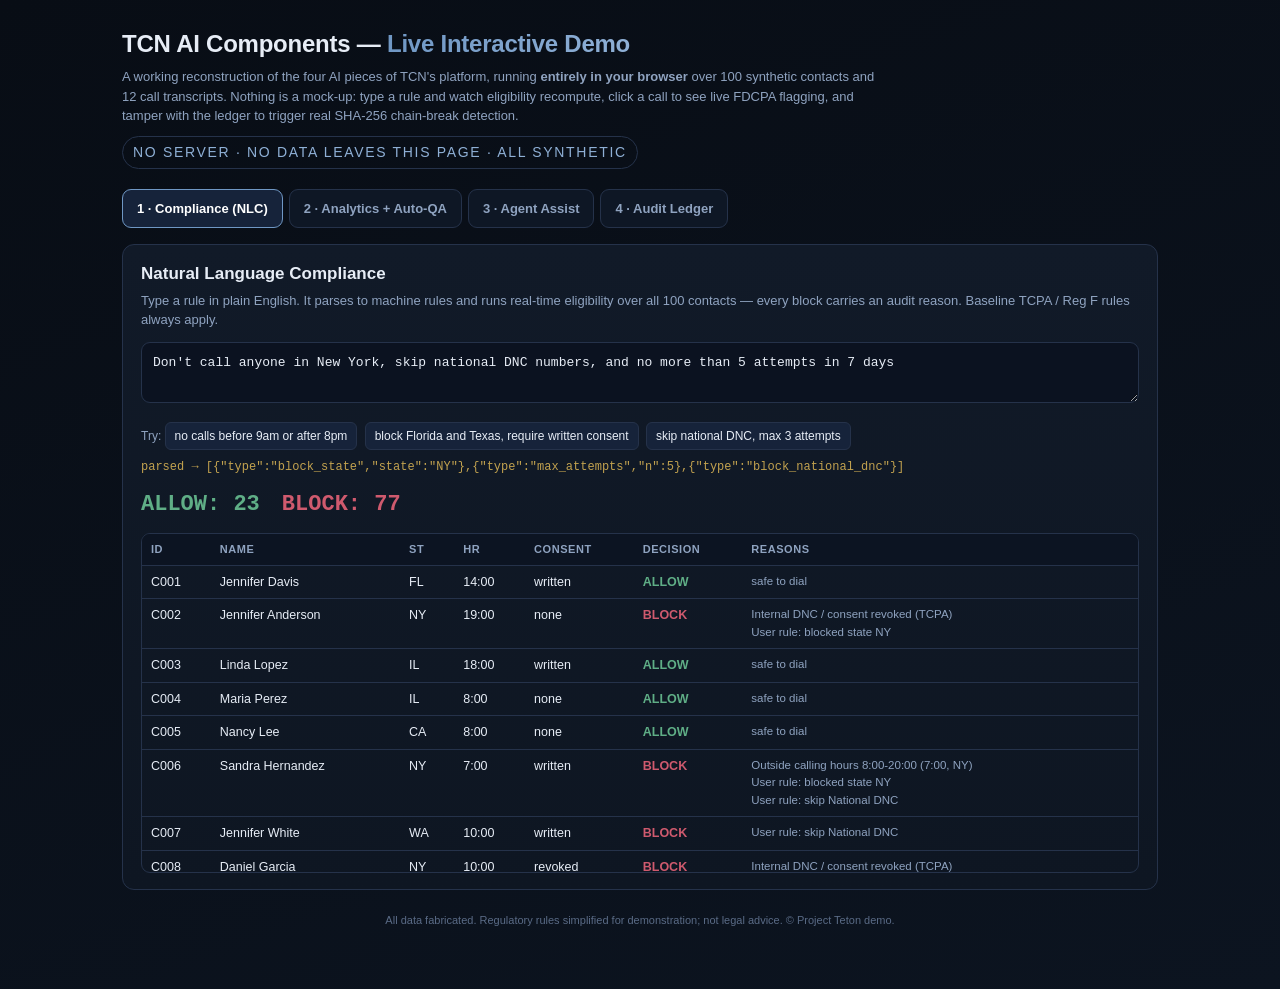
<file: tcn-ai-demo/live-demo.html>
<!doctype html><html lang="en"><head><meta charset="utf-8">
<meta name="viewport" content="width=device-width, initial-scale=1">
<title>TCN AI Components — Live Interactive Demo</title>
<style>
:root{--bg:#0a0f18;--card:#111a28;--card2:#0e1622;--ln:#25324a;--tx:#e7edf6;--dim:#8fa3c0;--faint:#5a6b86;
--steel:#6f97c4;--steel2:#8fb0d6;--ok:#5fae86;--no:#cf5a6e;--amb:#c2a24f}
*{box-sizing:border-box;margin:0;padding:0}
body{background:linear-gradient(160deg,#080d15,#0c1420);color:var(--tx);
font:14px/1.5 -apple-system,BlinkMacSystemFont,"Segoe UI",Inter,Roboto,sans-serif;min-height:100vh}
.wrap{max-width:1080px;margin:0 auto;padding:26px 22px 60px}
header h1{font-size:24px;letter-spacing:-.01em}
header .grad{background:linear-gradient(100deg,var(--steel),var(--steel2));-webkit-background-clip:text;background-clip:text;color:transparent}
header p{color:var(--dim);font-size:13px;margin-top:5px;max-width:760px}
.badge{display:inline-block;font:600 10px/1 var(--mono);letter-spacing:.12em;text-transform:uppercase;
color:var(--steel2);border:1px solid var(--ln);border-radius:20px;padding:5px 10px;margin-top:10px}
.tabs{display:flex;gap:6px;margin:20px 0 16px;flex-wrap:wrap}
.tab{background:#0e1725;border:1px solid var(--ln);color:var(--dim);padding:9px 14px;border-radius:9px;
cursor:pointer;font-size:13px;font-weight:600}
.tab.active{color:#fff;border-color:var(--steel);background:#16233a}
.panel{display:none;animation:f .25s ease}
.panel.active{display:block}
@keyframes f{from{opacity:0;transform:translateY(4px)}to{opacity:1;transform:none}}
.card{background:linear-gradient(180deg,var(--card),var(--card2));border:1px solid var(--ln);border-radius:12px;padding:16px 18px;margin-bottom:14px}
h2{font-size:17px;margin-bottom:4px}
.sub{color:var(--dim);font-size:13px;margin-bottom:12px}
textarea{width:100%;background:#0b1220;color:var(--tx);border:1px solid var(--ln);border-radius:9px;padding:11px;
font:13px/1.45 ui-monospace,Menlo,monospace;resize:vertical}
.chips{margin:10px 0;font-size:12px;color:var(--dim)}
.chip{background:#16233a;border:1px solid var(--ln);color:var(--tx);border-radius:6px;padding:4px 9px;margin:3px 4px 0 0;cursor:pointer;font-size:12px;display:inline-block}
.chip:hover{border-color:var(--steel)}
.parsed{font:12px ui-monospace,monospace;color:var(--amb);margin:8px 0;min-height:16px}
.counts{display:flex;gap:22px;margin:12px 0;font-weight:800;font-size:22px;font-family:ui-monospace,monospace}
.counts .ok{color:var(--ok)} .counts .no{color:var(--no)}
table{width:100%;border-collapse:collapse;font-size:12.5px}
th,td{text-align:left;padding:7px 9px;border-bottom:1px solid var(--ln);vertical-align:top}
th{color:var(--dim);font-size:11px;text-transform:uppercase;letter-spacing:.05em;position:sticky;top:0;background:#0c1422}
.scroll{max-height:340px;overflow:auto;border:1px solid var(--ln);border-radius:9px}
td.ok{color:var(--ok);font-weight:700}td.no{color:var(--no);font-weight:700}
.reasons{color:var(--dim);font-size:11.5px}
.callrow{cursor:pointer}.callrow:hover{background:#16233a}.callrow.sel{background:#16233a}
.grade-PASS{color:var(--ok);font-weight:700}.grade-FAIL{color:var(--no);font-weight:700}
.turn{padding:7px 10px;border-radius:8px;margin:6px 0;background:#0b1220;border:1px solid var(--ln)}
.turn .who{font-size:10px;text-transform:uppercase;letter-spacing:.08em;color:var(--faint)}
.turn.flag{border-color:#5a2230;background:#1c0f15}
.flagpill{display:inline-block;font-size:11px;color:var(--no);border:1px solid #5a2230;background:#1c0f15;border-radius:5px;padding:2px 7px;margin:3px 4px 0 0}
.kv{display:grid;grid-template-columns:150px 1fr;gap:6px 12px;font-size:13px;margin-top:6px}
.kv .k{color:var(--faint);font-size:11px;text-transform:uppercase;letter-spacing:.06em}
.btn{background:#16233a;border:1px solid var(--ln);color:#fff;border-radius:8px;padding:9px 14px;cursor:pointer;font-size:13px;font-weight:600;margin:4px 6px 4px 0}
.btn:hover{border-color:var(--steel)}
.btn.danger:hover{border-color:var(--no)}
.status{font-weight:700;padding:8px 12px;border-radius:8px;display:inline-block;margin:10px 0;font-size:13px}
.status.ok{color:var(--ok);background:#0f241d;border:1px solid #1f4d3e}
.status.bad{color:var(--no);background:#1c0f15;border:1px solid #5a2230}
.mono{font-family:ui-monospace,monospace;font-size:11px;color:var(--dim)}
select{background:#0b1220;color:var(--tx);border:1px solid var(--ln);border-radius:8px;padding:8px;font-size:13px}
.foot{color:var(--faint);font-size:11px;margin-top:22px;text-align:center}
</style></head>
<body><div class="wrap">
<header>
  <h1>TCN AI Components — <span class="grad">Live Interactive Demo</span></h1>
  <p>A working reconstruction of the four AI pieces of TCN's platform, running <b>entirely in your browser</b> over 100 synthetic contacts and 12 call transcripts. Nothing is a mock-up: type a rule and watch eligibility recompute, click a call to see live FDCPA flagging, and tamper with the ledger to trigger real SHA-256 chain-break detection.</p>
  <span class="badge">No server · No data leaves this page · All synthetic</span>
</header>

<div class="tabs">
  <div class="tab active" data-t="nlc">1 · Compliance (NLC)</div>
  <div class="tab" data-t="an">2 · Analytics + Auto-QA</div>
  <div class="tab" data-t="assist">3 · Agent Assist</div>
  <div class="tab" data-t="led">4 · Audit Ledger</div>
</div>

<!-- NLC -->
<div class="panel active" id="p-nlc"><div class="card">
  <h2>Natural Language Compliance</h2>
  <div class="sub">Type a rule in plain English. It parses to machine rules and runs real-time eligibility over all 100 contacts — every block carries an audit reason. Baseline TCPA / Reg F rules always apply.</div>
  <textarea id="rule" rows="2">Don't call anyone in New York, skip national DNC numbers, and no more than 5 attempts in 7 days</textarea>
  <div class="chips">Try:
    <span class="chip">no calls before 9am or after 8pm</span>
    <span class="chip">block Florida and Texas, require written consent</span>
    <span class="chip">skip national DNC, max 3 attempts</span>
  </div>
  <div class="parsed" id="parsed"></div>
  <div class="counts"><span class="ok" id="allow"></span><span class="no" id="block"></span></div>
  <div class="scroll"><table><thead><tr><th>ID</th><th>Name</th><th>St</th><th>Hr</th><th>Consent</th><th>Decision</th><th>Reasons</th></tr></thead><tbody id="eligbody"></tbody></table></div>
</div></div>

<!-- ANALYTICS -->
<div class="panel" id="p-an"><div class="card">
  <h2>Conversational Analytics + Auto-QA</h2>
  <div class="sub">Every call scored for FDCPA risk and a QA rubric. Click a call to see the transcript with flagged lines highlighted.</div>
  <div id="fails" class="sub"></div>
  <table><thead><tr><th>Call</th><th>Chan</th><th>Sentiment</th><th>Risk</th><th>QA</th><th>Grade</th><th>Flags</th></tr></thead><tbody id="anbody"></tbody></table>
  <div id="calldetail"></div>
</div></div>

<!-- ASSIST -->
<div class="panel" id="p-assist"><div class="card">
  <h2>Agent Assist</h2>
  <div class="sub">Real-time next-best-action, disposition, auto-summary and a compliance nudge for any call.</div>
  <select id="assistsel"></select>
  <div id="assistout"></div>
</div></div>

<!-- LEDGER -->
<div class="panel" id="p-led"><div class="card">
  <h2>Consent / Revocation Audit Ledger</h2>
  <div class="sub">Append-only, SHA-256 hash-chained. Build the ledger, then tamper with a record to watch the chain break — this is the courtroom record, not the AI.</div>
  <button class="btn" id="build">Build ledger (log 100 dial decisions)</button>
  <button class="btn danger" id="tamper">Tamper: flip a BLOCK to ALLOW</button>
  <button class="btn" id="rebuild">Reset</button>
  <div id="ledstatus"></div>
  <div class="scroll" style="margin-top:10px"><table><thead><tr><th>Seq</th><th>Type</th><th>Payload</th><th>Hash</th></tr></thead><tbody id="ledbody"></tbody></table></div>
</div></div>

<div class="foot">All data fabricated. Regulatory rules simplified for demonstration; not legal advice. © Project Teton demo.</div>
</div>
<script>
function sha256(ascii){
  function rr(n,x){return (x>>>n)|(x<<(32-n));}
  var H=[0x6a09e667,0xbb67ae85,0x3c6ef372,0xa54ff53a,0x510e527f,0x9b05688c,0x1f83d9ab,0x5be0cd19];
  var K=[0x428a2f98,0x71374491,0xb5c0fbcf,0xe9b5dba5,0x3956c25b,0x59f111f1,0x923f82a4,0xab1c5ed5,
  0xd807aa98,0x12835b01,0x243185be,0x550c7dc3,0x72be5d74,0x80deb1fe,0x9bdc06a7,0xc19bf174,
  0xe49b69c1,0xefbe4786,0x0fc19dc6,0x240ca1cc,0x2de92c6f,0x4a7484aa,0x5cb0a9dc,0x76f988da,
  0x983e5152,0xa831c66d,0xb00327c8,0xbf597fc7,0xc6e00bf3,0xd5a79147,0x06ca6351,0x14292967,
  0x27b70a85,0x2e1b2138,0x4d2c6dfc,0x53380d13,0x650a7354,0x766a0abb,0x81c2c92e,0x92722c85,
  0xa2bfe8a1,0xa81a664b,0xc24b8b70,0xc76c51a3,0xd192e819,0xd6990624,0xf40e3585,0x106aa070,
  0x19a4c116,0x1e376c08,0x2748774c,0x34b0bcb5,0x391c0cb3,0x4ed8aa4a,0x5b9cca4f,0x682e6ff3,
  0x748f82ee,0x78a5636f,0x84c87814,0x8cc70208,0x90befffa,0xa4506ceb,0xbef9a3f7,0xc67178f2];
  var bytes=[],i,j,w;
  for(i=0;i<ascii.length;i++){var cc=ascii.charCodeAt(i);
    if(cc<128)bytes.push(cc);
    else if(cc<2048)bytes.push(192|(cc>>6),128|(cc&63));
    else bytes.push(224|(cc>>12),128|((cc>>6)&63),128|(cc&63));}
  var mp=bytes.length*8;
  bytes.push(0x80);
  while(bytes.length%64!=56)bytes.push(0);
  for(i=7;i>=0;i--)bytes.push(Math.floor(mp/Math.pow(2,i*8))&0xff);
  var hh=H.slice(),W=[];
  for(j=0;j<bytes.length;j+=64){
    for(w=0;w<16;w++)W[w]=((bytes[j+w*4]<<24)|(bytes[j+w*4+1]<<16)|(bytes[j+w*4+2]<<8)|(bytes[j+w*4+3]))|0;
    for(w=16;w<64;w++){var s0=rr(7,W[w-15])^rr(18,W[w-15])^(W[w-15]>>>3);var s1=rr(17,W[w-2])^rr(19,W[w-2])^(W[w-2]>>>10);W[w]=(W[w-16]+s0+W[w-7]+s1)|0;}
    var a=hh[0],b=hh[1],c=hh[2],d=hh[3],e=hh[4],f=hh[5],g=hh[6],h=hh[7];
    for(w=0;w<64;w++){var S1=rr(6,e)^rr(11,e)^rr(25,e);var ch=(e&f)^(~e&g);var t1=(h+S1+ch+K[w]+W[w])|0;var S0=rr(2,a)^rr(13,a)^rr(22,a);var mj=(a&b)^(a&c)^(b&c);var t2=(S0+mj)|0;h=g;g=f;f=e;e=(d+t1)|0;d=c;c=b;b=a;a=(t1+t2)|0;}
    hh[0]=(hh[0]+a)|0;hh[1]=(hh[1]+b)|0;hh[2]=(hh[2]+c)|0;hh[3]=(hh[3]+d)|0;hh[4]=(hh[4]+e)|0;hh[5]=(hh[5]+f)|0;hh[6]=(hh[6]+g)|0;hh[7]=(hh[7]+h)|0;
  }
  var out="";for(i=0;i<8;i++)out+=("00000000"+(hh[i]>>>0).toString(16)).slice(-8);
  return out;
}
const CONTACTS=[{"id": "C001", "name": "Jennifer Davis", "phone": "(305) 342-2679", "state": "FL", "timezone": "America/New_York", "consent": "written", "on_national_dnc": false, "on_internal_dnc": false, "is_known_litigator": false, "reassigned_risk": false, "attempts_last_7d": 0, "last_contact_days_ago": 4, "local_hour": 14, "debt_id": "D40495", "balance": 5011.84}, {"id": "C002", "name": "Jennifer Anderson", "phone": "(212) 803-5557", "state": "NY", "timezone": "America/New_York", "consent": "none", "on_national_dnc": false, "on_internal_dnc": true, "is_known_litigator": false, "reassigned_risk": false, "attempts_last_7d": 1, "last_contact_days_ago": 2, "local_hour": 19, "debt_id": "D38221", "balance": 9385.82}, {"id": "C003", "name": "Linda Lopez", "phone": "(312) 552-5333", "state": "IL", "timezone": "America/Chicago", "consent": "written", "on_national_dnc": false, "on_internal_dnc": false, "is_known_litigator": false, "reassigned_risk": false, "attempts_last_7d": 1, "last_contact_days_ago": 8, "local_hour": 18, "debt_id": "D92397", "balance": 6107.27}, {"id": "C004", "name": "Maria Perez", "phone": "(312) 433-5741", "state": "IL", "timezone": "America/Chicago", "consent": "none", "on_national_dnc": false, "on_internal_dnc": false, "is_known_litigator": false, "reassigned_risk": false, "attempts_last_7d": 1, "last_contact_days_ago": 15, "local_hour": 8, "debt_id": "D31319", "balance": 3703.35}, {"id": "C005", "name": "Nancy Lee", "phone": "(415) 375-9751", "state": "CA", "timezone": "America/Los_Angeles", "consent": "none", "on_national_dnc": false, "on_internal_dnc": false, "is_known_litigator": false, "reassigned_risk": false, "attempts_last_7d": 2, "last_contact_days_ago": 4, "local_hour": 8, "debt_id": "D99733", "balance": 3259.06}, {"id": "C006", "name": "Sandra Hernandez", "phone": "(212) 610-5386", "state": "NY", "timezone": "America/New_York", "consent": "written", "on_national_dnc": true, "on_internal_dnc": false, "is_known_litigator": false, "reassigned_risk": false, "attempts_last_7d": 0, "last_contact_days_ago": 90, "local_hour": 7, "debt_id": "D61856", "balance": 8683.73}, {"id": "C007", "name": "Jennifer White", "phone": "(206) 774-9830", "state": "WA", "timezone": "America/Los_Angeles", "consent": "written", "on_national_dnc": true, "on_internal_dnc": false, "is_known_litigator": false, "reassigned_risk": false, "attempts_last_7d": 0, "last_contact_days_ago": 2, "local_hour": 10, "debt_id": "D76784", "balance": 4897.23}, {"id": "C008", "name": "Daniel Garcia", "phone": "(212) 896-7916", "state": "NY", "timezone": "America/New_York", "consent": "revoked", "on_national_dnc": false, "on_internal_dnc": false, "is_known_litigator": false, "reassigned_risk": false, "attempts_last_7d": 1, "last_contact_days_ago": 0, "local_hour": 10, "debt_id": "D99166", "balance": 7096.59}, {"id": "C009", "name": "Linda Martinez", "phone": "(405) 645-3591", "state": "OK", "timezone": "America/Chicago", "consent": "none", "on_national_dnc": false, "on_internal_dnc": false, "is_known_litigator": false, "reassigned_risk": false, "attempts_last_7d": 2, "last_contact_days_ago": 2, "local_hour": 16, "debt_id": "D76542", "balance": 8954.24}, {"id": "C010", "name": "Nancy Miller", "phone": "(801) 356-7126", "state": "UT", "timezone": "America/Denver", "consent": "none", "on_national_dnc": false, "on_internal_dnc": false, "is_known_litigator": false, "reassigned_risk": false, "attempts_last_7d": 0, "last_contact_days_ago": 15, "local_hour": 22, "debt_id": "D74042", "balance": 308.53}, {"id": "C011", "name": "Jennifer Johnson", "phone": "(312) 446-2290", "state": "IL", "timezone": "America/Chicago", "consent": "revoked", "on_national_dnc": true, "on_internal_dnc": false, "is_known_litigator": false, "reassigned_risk": false, "attempts_last_7d": 3, "last_contact_days_ago": 2, "local_hour": 15, "debt_id": "D96474", "balance": 4720.73}, {"id": "C012", "name": "Ashley Martin", "phone": "(405) 633-4470", "state": "OK", "timezone": "America/Chicago", "consent": "written", "on_national_dnc": false, "on_internal_dnc": false, "is_known_litigator": false, "reassigned_risk": false, "attempts_last_7d": 1, "last_contact_days_ago": 15, "local_hour": 22, "debt_id": "D67422", "balance": 8828.26}, {"id": "C013", "name": "Robert Hernandez", "phone": "(206) 221-4770", "state": "WA", "timezone": "America/Los_Angeles", "consent": "written", "on_national_dnc": false, "on_internal_dnc": true, "is_known_litigator": false, "reassigned_risk": true, "attempts_last_7d": 0, "last_contact_days_ago": 0, "local_hour": 13, "debt_id": "D53309", "balance": 805.9}, {"id": "C014", "name": "John Moore", "phone": "(415) 335-8744", "state": "CA", "timezone": "America/Los_Angeles", "consent": "written", "on_national_dnc": true, "on_internal_dnc": false, "is_known_litigator": false, "reassigned_risk": false, "attempts_last_7d": 2, "last_contact_days_ago": 15, "local_hour": 21, "debt_id": "D65519", "balance": 4099.47}, {"id": "C015", "name": "Maria Gonzalez", "phone": "(212) 945-6559", "state": "NY", "timezone": "America/New_York", "consent": "none", "on_national_dnc": false, "on_internal_dnc": false, "is_known_litigator": false, "reassigned_risk": false, "attempts_last_7d": 0, "last_contact_days_ago": 2, "local_hour": 9, "debt_id": "D46509", "balance": 4598.24}, {"id": "C016", "name": "Maria Lee", "phone": "(305) 753-1241", "state": "FL", "timezone": "America/New_York", "consent": "verbal", "on_national_dnc": false, "on_internal_dnc": false, "is_known_litigator": false, "reassigned_risk": false, "attempts_last_7d": 1, "last_contact_days_ago": 4, "local_hour": 9, "debt_id": "D62565", "balance": 8855.65}, {"id": "C017", "name": "Michael Robinson", "phone": "(214) 665-5673", "state": "TX", "timezone": "America/Chicago", "consent": "verbal", "on_national_dnc": false, "on_internal_dnc": false, "is_known_litigator": false, "reassigned_risk": false, "attempts_last_7d": 3, "last_contact_days_ago": 2, "local_hour": 18, "debt_id": "D34890", "balance": 2992.13}, {"id": "C018", "name": "Betty Hernandez", "phone": "(212) 258-1821", "state": "NY", "timezone": "America/New_York", "consent": "none", "on_national_dnc": false, "on_internal_dnc": false, "is_known_litigator": false, "reassigned_risk": false, "attempts_last_7d": 9, "last_contact_days_ago": 1, "local_hour": 7, "debt_id": "D34356", "balance": 783.29}, {"id": "C019", "name": "Richard Brown", "phone": "(305) 783-5033", "state": "FL", "timezone": "America/New_York", "consent": "none", "on_national_dnc": false, "on_internal_dnc": true, "is_known_litigator": false, "reassigned_risk": false, "attempts_last_7d": 2, "last_contact_days_ago": 15, "local_hour": 13, "debt_id": "D44179", "balance": 2097.23}, {"id": "C020", "name": "David Perez", "phone": "(312) 860-5915", "state": "IL", "timezone": "America/Chicago", "consent": "written", "on_national_dnc": false, "on_internal_dnc": false, "is_known_litigator": false, "reassigned_risk": true, "attempts_last_7d": 2, "last_contact_days_ago": 1, "local_hour": 18, "debt_id": "D19602", "balance": 5324.3}, {"id": "C021", "name": "Steven Williams", "phone": "(405) 450-7054", "state": "OK", "timezone": "America/Chicago", "consent": "written", "on_national_dnc": true, "on_internal_dnc": false, "is_known_litigator": false, "reassigned_risk": false, "attempts_last_7d": 9, "last_contact_days_ago": 0, "local_hour": 17, "debt_id": "D97538", "balance": 8029.57}, {"id": "C022", "name": "Steven Jones", "phone": "(801) 470-2891", "state": "UT", "timezone": "America/Denver", "consent": "revoked", "on_national_dnc": false, "on_internal_dnc": false, "is_known_litigator": false, "reassigned_risk": false, "attempts_last_7d": 0, "last_contact_days_ago": 15, "local_hour": 9, "debt_id": "D36685", "balance": 6774.97}, {"id": "C023", "name": "Steven Robinson", "phone": "(801) 252-2512", "state": "UT", "timezone": "America/Denver", "consent": "verbal", "on_national_dnc": false, "on_internal_dnc": false, "is_known_litigator": true, "reassigned_risk": false, "attempts_last_7d": 0, "last_contact_days_ago": 8, "local_hour": 14, "debt_id": "D31178", "balance": 7295.12}, {"id": "C024", "name": "Linda Williams", "phone": "(405) 907-3442", "state": "OK", "timezone": "America/Chicago", "consent": "none", "on_national_dnc": false, "on_internal_dnc": false, "is_known_litigator": false, "reassigned_risk": false, "attempts_last_7d": 0, "last_contact_days_ago": 8, "local_hour": 6, "debt_id": "D57795", "balance": 8822.14}, {"id": "C025", "name": "Lisa Davis", "phone": "(212) 882-2684", "state": "NY", "timezone": "America/New_York", "consent": "revoked", "on_national_dnc": false, "on_internal_dnc": false, "is_known_litigator": false, "reassigned_risk": false, "attempts_last_7d": 3, "last_contact_days_ago": 4, "local_hour": 12, "debt_id": "D31299", "balance": 9569.67}, {"id": "C026", "name": "Patricia White", "phone": "(214) 540-7745", "state": "TX", "timezone": "America/Chicago", "consent": "revoked", "on_national_dnc": false, "on_internal_dnc": false, "is_known_litigator": false, "reassigned_risk": false, "attempts_last_7d": 3, "last_contact_days_ago": 1, "local_hour": 6, "debt_id": "D60140", "balance": 8562.57}, {"id": "C027", "name": "Susan Martinez", "phone": "(206) 433-4652", "state": "WA", "timezone": "America/Los_Angeles", "consent": "written", "on_national_dnc": true, "on_internal_dnc": false, "is_known_litigator": false, "reassigned_risk": false, "attempts_last_7d": 9, "last_contact_days_ago": 8, "local_hour": 20, "debt_id": "D56025", "balance": 6329.54}, {"id": "C028", "name": "James Brown", "phone": "(404) 467-3925", "state": "GA", "timezone": "America/New_York", "consent": "none", "on_national_dnc": false, "on_internal_dnc": false, "is_known_litigator": true, "reassigned_risk": false, "attempts_last_7d": 1, "last_contact_days_ago": 15, "local_hour": 16, "debt_id": "D67199", "balance": 5988.1}, {"id": "C029", "name": "Michael Johnson", "phone": "(405) 925-8144", "state": "OK", "timezone": "America/Chicago", "consent": "written", "on_national_dnc": true, "on_internal_dnc": false, "is_known_litigator": false, "reassigned_risk": false, "attempts_last_7d": 3, "last_contact_days_ago": 4, "local_hour": 12, "debt_id": "D57739", "balance": 4294.96}, {"id": "C030", "name": "Betty Lewis", "phone": "(312) 507-9308", "state": "IL", "timezone": "America/Chicago", "consent": "none", "on_national_dnc": true, "on_internal_dnc": false, "is_known_litigator": false, "reassigned_risk": false, "attempts_last_7d": 0, "last_contact_days_ago": 30, "local_hour": 9, "debt_id": "D97153", "balance": 9222.72}, {"id": "C031", "name": "Richard Moore", "phone": "(214) 200-5978", "state": "TX", "timezone": "America/Chicago", "consent": "none", "on_national_dnc": true, "on_internal_dnc": false, "is_known_litigator": false, "reassigned_risk": false, "attempts_last_7d": 1, "last_contact_days_ago": 90, "local_hour": 15, "debt_id": "D98555", "balance": 2188.63}, {"id": "C032", "name": "Lisa Williams", "phone": "(206) 490-9445", "state": "WA", "timezone": "America/Los_Angeles", "consent": "none", "on_national_dnc": false, "on_internal_dnc": false, "is_known_litigator": false, "reassigned_risk": false, "attempts_last_7d": 0, "last_contact_days_ago": 8, "local_hour": 11, "debt_id": "D39444", "balance": 7927.53}, {"id": "C033", "name": "Sarah Martin", "phone": "(214) 986-2193", "state": "TX", "timezone": "America/Chicago", "consent": "written", "on_national_dnc": false, "on_internal_dnc": false, "is_known_litigator": false, "reassigned_risk": false, "attempts_last_7d": 1, "last_contact_days_ago": 30, "local_hour": 13, "debt_id": "D41979", "balance": 1548.49}, {"id": "C034", "name": "Anthony Wilson", "phone": "(212) 424-3881", "state": "NY", "timezone": "America/New_York", "consent": "revoked", "on_national_dnc": false, "on_internal_dnc": false, "is_known_litigator": false, "reassigned_risk": false, "attempts_last_7d": 7, "last_contact_days_ago": 1, "local_hour": 9, "debt_id": "D69829", "balance": 1410.72}, {"id": "C035", "name": "Anthony Lewis", "phone": "(206) 653-9270", "state": "WA", "timezone": "America/Los_Angeles", "consent": "none", "on_national_dnc": false, "on_internal_dnc": false, "is_known_litigator": false, "reassigned_risk": false, "attempts_last_7d": 5, "last_contact_days_ago": 90, "local_hour": 16, "debt_id": "D43972", "balance": 7397.2}, {"id": "C036", "name": "Sarah Lee", "phone": "(801) 444-5499", "state": "UT", "timezone": "America/Denver", "consent": "none", "on_national_dnc": false, "on_internal_dnc": false, "is_known_litigator": false, "reassigned_risk": false, "attempts_last_7d": 5, "last_contact_days_ago": 1, "local_hour": 22, "debt_id": "D28136", "balance": 1580.04}, {"id": "C037", "name": "Robert Wilson", "phone": "(404) 617-6421", "state": "GA", "timezone": "America/New_York", "consent": "none", "on_national_dnc": false, "on_internal_dnc": false, "is_known_litigator": false, "reassigned_risk": false, "attempts_last_7d": 7, "last_contact_days_ago": 0, "local_hour": 12, "debt_id": "D85456", "balance": 3802.09}, {"id": "C038", "name": "Anthony Gonzalez", "phone": "(212) 629-9818", "state": "NY", "timezone": "America/New_York", "consent": "revoked", "on_national_dnc": false, "on_internal_dnc": false, "is_known_litigator": false, "reassigned_risk": false, "attempts_last_7d": 0, "last_contact_days_ago": 30, "local_hour": 15, "debt_id": "D73654", "balance": 400.96}, {"id": "C039", "name": "Betty Garcia", "phone": "(312) 678-3091", "state": "IL", "timezone": "America/Chicago", "consent": "none", "on_national_dnc": false, "on_internal_dnc": false, "is_known_litigator": false, "reassigned_risk": false, "attempts_last_7d": 2, "last_contact_days_ago": 1, "local_hour": 18, "debt_id": "D94246", "balance": 4268.97}, {"id": "C040", "name": "Richard Hernandez", "phone": "(206) 416-8449", "state": "WA", "timezone": "America/Los_Angeles", "consent": "written", "on_national_dnc": true, "on_internal_dnc": false, "is_known_litigator": false, "reassigned_risk": false, "attempts_last_7d": 5, "last_contact_days_ago": 8, "local_hour": 14, "debt_id": "D20735", "balance": 4672.57}, {"id": "C041", "name": "Jennifer Lee", "phone": "(405) 270-1659", "state": "OK", "timezone": "America/Chicago", "consent": "written", "on_national_dnc": false, "on_internal_dnc": false, "is_known_litigator": false, "reassigned_risk": true, "attempts_last_7d": 0, "last_contact_days_ago": 2, "local_hour": 17, "debt_id": "D72070", "balance": 6600.36}, {"id": "C042", "name": "Matthew Rodriguez", "phone": "(602) 985-7043", "state": "AZ", "timezone": "America/Phoenix", "consent": "revoked", "on_national_dnc": true, "on_internal_dnc": false, "is_known_litigator": false, "reassigned_risk": false, "attempts_last_7d": 3, "last_contact_days_ago": 8, "local_hour": 20, "debt_id": "D24168", "balance": 5721.67}, {"id": "C043", "name": "Richard Thompson", "phone": "(801) 403-2245", "state": "UT", "timezone": "America/Denver", "consent": "none", "on_national_dnc": false, "on_internal_dnc": false, "is_known_litigator": false, "reassigned_risk": false, "attempts_last_7d": 1, "last_contact_days_ago": 1, "local_hour": 18, "debt_id": "D84177", "balance": 7695.91}, {"id": "C044", "name": "Robert Taylor", "phone": "(312) 863-6590", "state": "IL", "timezone": "America/Chicago", "consent": "verbal", "on_national_dnc": true, "on_internal_dnc": false, "is_known_litigator": false, "reassigned_risk": false, "attempts_last_7d": 1, "last_contact_days_ago": 90, "local_hour": 17, "debt_id": "D30052", "balance": 4335.52}, {"id": "C045", "name": "Nancy Sanchez", "phone": "(405) 751-8921", "state": "OK", "timezone": "America/Chicago", "consent": "revoked", "on_national_dnc": false, "on_internal_dnc": false, "is_known_litigator": false, "reassigned_risk": false, "attempts_last_7d": 0, "last_contact_days_ago": 1, "local_hour": 14, "debt_id": "D46559", "balance": 8654.19}, {"id": "C046", "name": "William Smith", "phone": "(415) 706-6325", "state": "CA", "timezone": "America/Los_Angeles", "consent": "none", "on_national_dnc": true, "on_internal_dnc": false, "is_known_litigator": false, "reassigned_risk": false, "attempts_last_7d": 5, "last_contact_days_ago": 8, "local_hour": 18, "debt_id": "D82848", "balance": 218.26}, {"id": "C047", "name": "Sarah Moore", "phone": "(415) 976-4937", "state": "CA", "timezone": "America/Los_Angeles", "consent": "written", "on_national_dnc": false, "on_internal_dnc": false, "is_known_litigator": false, "reassigned_risk": false, "attempts_last_7d": 0, "last_contact_days_ago": 4, "local_hour": 19, "debt_id": "D63005", "balance": 6816.5}, {"id": "C048", "name": "Sarah Moore", "phone": "(801) 743-6632", "state": "UT", "timezone": "America/Denver", "consent": "none", "on_national_dnc": false, "on_internal_dnc": false, "is_known_litigator": false, "reassigned_risk": false, "attempts_last_7d": 1, "last_contact_days_ago": 8, "local_hour": 17, "debt_id": "D40217", "balance": 1287.95}, {"id": "C049", "name": "John Miller", "phone": "(415) 956-8933", "state": "CA", "timezone": "America/Los_Angeles", "consent": "verbal", "on_national_dnc": true, "on_internal_dnc": false, "is_known_litigator": false, "reassigned_risk": false, "attempts_last_7d": 9, "last_contact_days_ago": 4, "local_hour": 11, "debt_id": "D48829", "balance": 2322.04}, {"id": "C050", "name": "Michael Johnson", "phone": "(214) 255-5786", "state": "TX", "timezone": "America/Chicago", "consent": "verbal", "on_national_dnc": false, "on_internal_dnc": false, "is_known_litigator": false, "reassigned_risk": false, "attempts_last_7d": 5, "last_contact_days_ago": 8, "local_hour": 10, "debt_id": "D71524", "balance": 4753.95}, {"id": "C051", "name": "Michael Ramirez", "phone": "(312) 689-2869", "state": "IL", "timezone": "America/Chicago", "consent": "written", "on_national_dnc": false, "on_internal_dnc": false, "is_known_litigator": false, "reassigned_risk": false, "attempts_last_7d": 0, "last_contact_days_ago": 2, "local_hour": 7, "debt_id": "D83772", "balance": 9307.54}, {"id": "C052", "name": "Karen Harris", "phone": "(305) 626-4697", "state": "FL", "timezone": "America/New_York", "consent": "revoked", "on_national_dnc": false, "on_internal_dnc": false, "is_known_litigator": false, "reassigned_risk": false, "attempts_last_7d": 2, "last_contact_days_ago": 30, "local_hour": 9, "debt_id": "D50026", "balance": 5624.33}, {"id": "C053", "name": "Anthony Miller", "phone": "(212) 840-4457", "state": "NY", "timezone": "America/New_York", "consent": "none", "on_national_dnc": true, "on_internal_dnc": false, "is_known_litigator": false, "reassigned_risk": false, "attempts_last_7d": 0, "last_contact_days_ago": 30, "local_hour": 9, "debt_id": "D69048", "balance": 6793.11}, {"id": "C054", "name": "Elizabeth Thompson", "phone": "(206) 489-8438", "state": "WA", "timezone": "America/Los_Angeles", "consent": "written", "on_national_dnc": true, "on_internal_dnc": false, "is_known_litigator": false, "reassigned_risk": false, "attempts_last_7d": 2, "last_contact_days_ago": 4, "local_hour": 13, "debt_id": "D65723", "balance": 1231.03}, {"id": "C055", "name": "Mark Jones", "phone": "(415) 273-1977", "state": "CA", "timezone": "America/Los_Angeles", "consent": "none", "on_national_dnc": true, "on_internal_dnc": false, "is_known_litigator": false, "reassigned_risk": false, "attempts_last_7d": 1, "last_contact_days_ago": 1, "local_hour": 14, "debt_id": "D71433", "balance": 6786.4}, {"id": "C056", "name": "Karen Thomas", "phone": "(404) 648-2317", "state": "GA", "timezone": "America/New_York", "consent": "revoked", "on_national_dnc": false, "on_internal_dnc": false, "is_known_litigator": false, "reassigned_risk": false, "attempts_last_7d": 0, "last_contact_days_ago": 4, "local_hour": 22, "debt_id": "D98381", "balance": 8212.08}, {"id": "C057", "name": "Anthony Perez", "phone": "(602) 475-1659", "state": "AZ", "timezone": "America/Phoenix", "consent": "none", "on_national_dnc": false, "on_internal_dnc": false, "is_known_litigator": false, "reassigned_risk": false, "attempts_last_7d": 1, "last_contact_days_ago": 30, "local_hour": 6, "debt_id": "D93202", "balance": 8001.89}, {"id": "C058", "name": "William Hernandez", "phone": "(305) 886-2713", "state": "FL", "timezone": "America/New_York", "consent": "verbal", "on_national_dnc": false, "on_internal_dnc": false, "is_known_litigator": false, "reassigned_risk": false, "attempts_last_7d": 7, "last_contact_days_ago": 0, "local_hour": 19, "debt_id": "D69614", "balance": 972.42}, {"id": "C059", "name": "Ashley Taylor", "phone": "(801) 201-9889", "state": "UT", "timezone": "America/Denver", "consent": "verbal", "on_national_dnc": false, "on_internal_dnc": true, "is_known_litigator": false, "reassigned_risk": false, "attempts_last_7d": 1, "last_contact_days_ago": 90, "local_hour": 18, "debt_id": "D16764", "balance": 2090.44}, {"id": "C060", "name": "Joseph Lewis", "phone": "(405) 915-8941", "state": "OK", "timezone": "America/Chicago", "consent": "written", "on_national_dnc": true, "on_internal_dnc": false, "is_known_litigator": false, "reassigned_risk": false, "attempts_last_7d": 0, "last_contact_days_ago": 0, "local_hour": 15, "debt_id": "D82384", "balance": 4069.35}, {"id": "C061", "name": "Joseph Brown", "phone": "(415) 863-3522", "state": "CA", "timezone": "America/Los_Angeles", "consent": "revoked", "on_national_dnc": false, "on_internal_dnc": false, "is_known_litigator": false, "reassigned_risk": false, "attempts_last_7d": 5, "last_contact_days_ago": 90, "local_hour": 9, "debt_id": "D41946", "balance": 4541.69}, {"id": "C062", "name": "Betty Lewis", "phone": "(214) 339-2143", "state": "TX", "timezone": "America/Chicago", "consent": "verbal", "on_national_dnc": true, "on_internal_dnc": false, "is_known_litigator": false, "reassigned_risk": false, "attempts_last_7d": 2, "last_contact_days_ago": 0, "local_hour": 22, "debt_id": "D47072", "balance": 7148.17}, {"id": "C063", "name": "Ashley Jones", "phone": "(602) 657-9824", "state": "AZ", "timezone": "America/Phoenix", "consent": "none", "on_national_dnc": false, "on_internal_dnc": false, "is_known_litigator": false, "reassigned_risk": false, "attempts_last_7d": 7, "last_contact_days_ago": 4, "local_hour": 21, "debt_id": "D41300", "balance": 5655.0}, {"id": "C064", "name": "Maria Hernandez", "phone": "(415) 962-8749", "state": "CA", "timezone": "America/Los_Angeles", "consent": "revoked", "on_national_dnc": false, "on_internal_dnc": false, "is_known_litigator": false, "reassigned_risk": false, "attempts_last_7d": 5, "last_contact_days_ago": 2, "local_hour": 19, "debt_id": "D74923", "balance": 9459.5}, {"id": "C065", "name": "Ashley Brown", "phone": "(214) 650-2633", "state": "TX", "timezone": "America/Chicago", "consent": "verbal", "on_national_dnc": false, "on_internal_dnc": false, "is_known_litigator": false, "reassigned_risk": false, "attempts_last_7d": 2, "last_contact_days_ago": 2, "local_hour": 16, "debt_id": "D19807", "balance": 4664.67}, {"id": "C066", "name": "Daniel Williams", "phone": "(801) 536-9742", "state": "UT", "timezone": "America/Denver", "consent": "verbal", "on_national_dnc": false, "on_internal_dnc": false, "is_known_litigator": false, "reassigned_risk": false, "attempts_last_7d": 5, "last_contact_days_ago": 0, "local_hour": 18, "debt_id": "D90931", "balance": 782.31}, {"id": "C067", "name": "Jessica Brown", "phone": "(801) 978-2646", "state": "UT", "timezone": "America/Denver", "consent": "revoked", "on_national_dnc": false, "on_internal_dnc": false, "is_known_litigator": false, "reassigned_risk": true, "attempts_last_7d": 3, "last_contact_days_ago": 8, "local_hour": 8, "debt_id": "D56984", "balance": 3748.46}, {"id": "C068", "name": "Carlos Perez", "phone": "(214) 384-3785", "state": "TX", "timezone": "America/Chicago", "consent": "written", "on_national_dnc": true, "on_internal_dnc": false, "is_known_litigator": false, "reassigned_risk": false, "attempts_last_7d": 1, "last_contact_days_ago": 2, "local_hour": 19, "debt_id": "D40433", "balance": 4583.93}, {"id": "C069", "name": "Steven Sanchez", "phone": "(801) 676-5712", "state": "UT", "timezone": "America/Denver", "consent": "verbal", "on_national_dnc": false, "on_internal_dnc": false, "is_known_litigator": false, "reassigned_risk": false, "attempts_last_7d": 2, "last_contact_days_ago": 30, "local_hour": 6, "debt_id": "D42780", "balance": 4542.17}, {"id": "C070", "name": "Ashley Thomas", "phone": "(801) 309-4886", "state": "UT", "timezone": "America/Denver", "consent": "written", "on_national_dnc": false, "on_internal_dnc": false, "is_known_litigator": false, "reassigned_risk": false, "attempts_last_7d": 0, "last_contact_days_ago": 30, "local_hour": 18, "debt_id": "D45976", "balance": 198.39}, {"id": "C071", "name": "Mark Lewis", "phone": "(212) 493-4770", "state": "NY", "timezone": "America/New_York", "consent": "revoked", "on_national_dnc": false, "on_internal_dnc": false, "is_known_litigator": false, "reassigned_risk": false, "attempts_last_7d": 2, "last_contact_days_ago": 2, "local_hour": 21, "debt_id": "D92345", "balance": 1060.55}, {"id": "C072", "name": "Maria Jackson", "phone": "(212) 573-3153", "state": "NY", "timezone": "America/New_York", "consent": "verbal", "on_national_dnc": true, "on_internal_dnc": false, "is_known_litigator": false, "reassigned_risk": false, "attempts_last_7d": 0, "last_contact_days_ago": 15, "local_hour": 20, "debt_id": "D79579", "balance": 4977.37}, {"id": "C073", "name": "Kimberly Clark", "phone": "(801) 693-5835", "state": "UT", "timezone": "America/Denver", "consent": "none", "on_national_dnc": false, "on_internal_dnc": false, "is_known_litigator": false, "reassigned_risk": false, "attempts_last_7d": 0, "last_contact_days_ago": 4, "local_hour": 14, "debt_id": "D98647", "balance": 7130.42}, {"id": "C074", "name": "Robert Sanchez", "phone": "(404) 604-1228", "state": "GA", "timezone": "America/New_York", "consent": "revoked", "on_national_dnc": true, "on_internal_dnc": false, "is_known_litigator": false, "reassigned_risk": false, "attempts_last_7d": 1, "last_contact_days_ago": 30, "local_hour": 17, "debt_id": "D93695", "balance": 9222.03}, {"id": "C075", "name": "James Martin", "phone": "(305) 774-6374", "state": "FL", "timezone": "America/New_York", "consent": "none", "on_national_dnc": false, "on_internal_dnc": false, "is_known_litigator": false, "reassigned_risk": false, "attempts_last_7d": 7, "last_contact_days_ago": 8, "local_hour": 21, "debt_id": "D95097", "balance": 4072.3}, {"id": "C076", "name": "Elizabeth Thomas", "phone": "(214) 318-2592", "state": "TX", "timezone": "America/Chicago", "consent": "written", "on_national_dnc": true, "on_internal_dnc": false, "is_known_litigator": false, "reassigned_risk": false, "attempts_last_7d": 7, "last_contact_days_ago": 30, "local_hour": 7, "debt_id": "D86983", "balance": 7305.16}, {"id": "C077", "name": "Mark Thomas", "phone": "(214) 830-7686", "state": "TX", "timezone": "America/Chicago", "consent": "revoked", "on_national_dnc": false, "on_internal_dnc": false, "is_known_litigator": false, "reassigned_risk": false, "attempts_last_7d": 1, "last_contact_days_ago": 4, "local_hour": 9, "debt_id": "D57537", "balance": 1081.75}, {"id": "C078", "name": "Maria Gonzalez", "phone": "(312) 482-4109", "state": "IL", "timezone": "America/Chicago", "consent": "verbal", "on_national_dnc": false, "on_internal_dnc": false, "is_known_litigator": false, "reassigned_risk": false, "attempts_last_7d": 0, "last_contact_days_ago": 0, "local_hour": 17, "debt_id": "D16629", "balance": 7736.17}, {"id": "C079", "name": "Robert Clark", "phone": "(415) 983-4394", "state": "CA", "timezone": "America/Los_Angeles", "consent": "revoked", "on_national_dnc": false, "on_internal_dnc": false, "is_known_litigator": false, "reassigned_risk": false, "attempts_last_7d": 3, "last_contact_days_ago": 0, "local_hour": 12, "debt_id": "D46342", "balance": 8429.37}, {"id": "C080", "name": "Sandra Garcia", "phone": "(214) 312-1422", "state": "TX", "timezone": "America/Chicago", "consent": "revoked", "on_national_dnc": true, "on_internal_dnc": false, "is_known_litigator": false, "reassigned_risk": false, "attempts_last_7d": 0, "last_contact_days_ago": 8, "local_hour": 14, "debt_id": "D16868", "balance": 1347.02}, {"id": "C081", "name": "Sarah Anderson", "phone": "(404) 996-6931", "state": "GA", "timezone": "America/New_York", "consent": "verbal", "on_national_dnc": false, "on_internal_dnc": false, "is_known_litigator": false, "reassigned_risk": false, "attempts_last_7d": 0, "last_contact_days_ago": 8, "local_hour": 8, "debt_id": "D70036", "balance": 6347.54}, {"id": "C082", "name": "Ashley Gonzalez", "phone": "(212) 636-2768", "state": "NY", "timezone": "America/New_York", "consent": "written", "on_national_dnc": false, "on_internal_dnc": false, "is_known_litigator": false, "reassigned_risk": false, "attempts_last_7d": 2, "last_contact_days_ago": 1, "local_hour": 21, "debt_id": "D26540", "balance": 2782.15}, {"id": "C083", "name": "Richard Martin", "phone": "(602) 743-5831", "state": "AZ", "timezone": "America/Phoenix", "consent": "verbal", "on_national_dnc": false, "on_internal_dnc": false, "is_known_litigator": false, "reassigned_risk": false, "attempts_last_7d": 5, "last_contact_days_ago": 4, "local_hour": 16, "debt_id": "D66370", "balance": 4491.05}, {"id": "C084", "name": "Richard Wilson", "phone": "(415) 947-2557", "state": "CA", "timezone": "America/Los_Angeles", "consent": "verbal", "on_national_dnc": true, "on_internal_dnc": false, "is_known_litigator": false, "reassigned_risk": false, "attempts_last_7d": 2, "last_contact_days_ago": 90, "local_hour": 20, "debt_id": "D18799", "balance": 1003.06}, {"id": "C085", "name": "Betty White", "phone": "(305) 581-3131", "state": "FL", "timezone": "America/New_York", "consent": "written", "on_national_dnc": false, "on_internal_dnc": false, "is_known_litigator": false, "reassigned_risk": false, "attempts_last_7d": 0, "last_contact_days_ago": 15, "local_hour": 9, "debt_id": "D97207", "balance": 9230.14}, {"id": "C086", "name": "Elizabeth Martin", "phone": "(404) 519-6761", "state": "GA", "timezone": "America/New_York", "consent": "revoked", "on_national_dnc": true, "on_internal_dnc": false, "is_known_litigator": false, "reassigned_risk": false, "attempts_last_7d": 5, "last_contact_days_ago": 15, "local_hour": 7, "debt_id": "D82910", "balance": 3677.99}, {"id": "C087", "name": "Ashley Moore", "phone": "(801) 985-1430", "state": "UT", "timezone": "America/Denver", "consent": "none", "on_national_dnc": false, "on_internal_dnc": false, "is_known_litigator": false, "reassigned_risk": true, "attempts_last_7d": 1, "last_contact_days_ago": 8, "local_hour": 19, "debt_id": "D54541", "balance": 3517.91}, {"id": "C088", "name": "Robert Jones", "phone": "(214) 958-1502", "state": "TX", "timezone": "America/Chicago", "consent": "revoked", "on_national_dnc": true, "on_internal_dnc": false, "is_known_litigator": false, "reassigned_risk": false, "attempts_last_7d": 0, "last_contact_days_ago": 8, "local_hour": 18, "debt_id": "D52517", "balance": 7639.77}, {"id": "C089", "name": "David Garcia", "phone": "(602) 972-1815", "state": "AZ", "timezone": "America/Phoenix", "consent": "none", "on_national_dnc": false, "on_internal_dnc": false, "is_known_litigator": false, "reassigned_risk": false, "attempts_last_7d": 1, "last_contact_days_ago": 8, "local_hour": 7, "debt_id": "D38255", "balance": 7427.85}, {"id": "C090", "name": "Elizabeth Perez", "phone": "(305) 894-8972", "state": "FL", "timezone": "America/New_York", "consent": "verbal", "on_national_dnc": false, "on_internal_dnc": false, "is_known_litigator": false, "reassigned_risk": false, "attempts_last_7d": 0, "last_contact_days_ago": 4, "local_hour": 9, "debt_id": "D49507", "balance": 9270.74}, {"id": "C091", "name": "William Brown", "phone": "(214) 207-9149", "state": "TX", "timezone": "America/Chicago", "consent": "none", "on_national_dnc": false, "on_internal_dnc": false, "is_known_litigator": false, "reassigned_risk": false, "attempts_last_7d": 2, "last_contact_days_ago": 15, "local_hour": 15, "debt_id": "D19447", "balance": 3963.65}, {"id": "C092", "name": "Kimberly Williams", "phone": "(212) 520-8033", "state": "NY", "timezone": "America/New_York", "consent": "verbal", "on_national_dnc": false, "on_internal_dnc": false, "is_known_litigator": false, "reassigned_risk": false, "attempts_last_7d": 0, "last_contact_days_ago": 15, "local_hour": 20, "debt_id": "D32527", "balance": 7876.8}, {"id": "C093", "name": "Robert Wilson", "phone": "(602) 308-4986", "state": "AZ", "timezone": "America/Phoenix", "consent": "verbal", "on_national_dnc": false, "on_internal_dnc": false, "is_known_litigator": false, "reassigned_risk": false, "attempts_last_7d": 3, "last_contact_days_ago": 4, "local_hour": 17, "debt_id": "D53655", "balance": 7661.86}, {"id": "C094", "name": "Thomas Taylor", "phone": "(305) 398-6724", "state": "FL", "timezone": "America/New_York", "consent": "verbal", "on_national_dnc": false, "on_internal_dnc": false, "is_known_litigator": false, "reassigned_risk": false, "attempts_last_7d": 0, "last_contact_days_ago": 8, "local_hour": 9, "debt_id": "D35856", "balance": 1799.47}, {"id": "C095", "name": "Patricia Harris", "phone": "(214) 843-9095", "state": "TX", "timezone": "America/Chicago", "consent": "none", "on_national_dnc": false, "on_internal_dnc": false, "is_known_litigator": false, "reassigned_risk": false, "attempts_last_7d": 5, "last_contact_days_ago": 15, "local_hour": 8, "debt_id": "D92210", "balance": 3180.22}, {"id": "C096", "name": "Daniel Martinez", "phone": "(206) 481-1920", "state": "WA", "timezone": "America/Los_Angeles", "consent": "written", "on_national_dnc": false, "on_internal_dnc": true, "is_known_litigator": false, "reassigned_risk": true, "attempts_last_7d": 1, "last_contact_days_ago": 8, "local_hour": 20, "debt_id": "D20057", "balance": 6360.37}, {"id": "C097", "name": "Richard Anderson", "phone": "(305) 794-1672", "state": "FL", "timezone": "America/New_York", "consent": "none", "on_national_dnc": false, "on_internal_dnc": false, "is_known_litigator": false, "reassigned_risk": false, "attempts_last_7d": 1, "last_contact_days_ago": 2, "local_hour": 22, "debt_id": "D18109", "balance": 4481.06}, {"id": "C098", "name": "Thomas Lee", "phone": "(312) 376-1641", "state": "IL", "timezone": "America/Chicago", "consent": "revoked", "on_national_dnc": true, "on_internal_dnc": false, "is_known_litigator": false, "reassigned_risk": false, "attempts_last_7d": 0, "last_contact_days_ago": 15, "local_hour": 8, "debt_id": "D47079", "balance": 3870.19}, {"id": "C099", "name": "Sandra Lee", "phone": "(312) 862-6482", "state": "IL", "timezone": "America/Chicago", "consent": "none", "on_national_dnc": true, "on_internal_dnc": false, "is_known_litigator": false, "reassigned_risk": false, "attempts_last_7d": 3, "last_contact_days_ago": 2, "local_hour": 7, "debt_id": "D53694", "balance": 908.94}, {"id": "C100", "name": "Daniel Thompson", "phone": "(214) 878-7421", "state": "TX", "timezone": "America/Chicago", "consent": "revoked", "on_national_dnc": true, "on_internal_dnc": false, "is_known_litigator": false, "reassigned_risk": false, "attempts_last_7d": 2, "last_contact_days_ago": 15, "local_hour": 15, "debt_id": "D26750", "balance": 6606.73}];
const TRANSCRIPTS=[{"id": "T01", "contact_id": "C001", "debt_id": "D44120", "channel": "voice", "turns": [{"speaker": "Agent", "text": "Hi, may I speak with James Smith? I need to verify your date of birth."}, {"speaker": "Customer", "text": "This is James."}, {"speaker": "Agent", "text": "Thank you. This is Dana with Apex Recovery. This is an attempt to collect a debt and any information obtained will be used for that purpose."}, {"speaker": "Customer", "text": "Okay, I can pay part of it this week."}, {"speaker": "Agent", "text": "Great, I appreciate that. Let's set up a promise to pay for Friday."}]}, {"id": "T02", "contact_id": "C002", "debt_id": "D81233", "channel": "voice", "turns": [{"speaker": "Agent", "text": "Listen, if you don't pay today we will have you arrested and garnish your wages."}, {"speaker": "Customer", "text": "That sounds illegal."}, {"speaker": "Agent", "text": "Pay now or face a warrant."}]}, {"id": "T03", "contact_id": "C003", "debt_id": "D22019", "channel": "voice", "turns": [{"speaker": "Agent", "text": "Hello, I'm calling about an account."}, {"speaker": "Customer", "text": "Please stop calling me, I don't want these calls."}, {"speaker": "Agent", "text": "I understand, but you still owe the balance, can we set up payment?"}, {"speaker": "Customer", "text": "I said do not call me again."}]}, {"id": "T04", "contact_id": "C004", "debt_id": "D77654", "channel": "voice", "turns": [{"speaker": "Agent", "text": "Hi, is this the wife of Robert Brown? Tell your husband he owes us money."}, {"speaker": "Customer", "text": "He's not here."}, {"speaker": "Agent", "text": "Well let your husband know the balance is past due."}]}, {"id": "T05", "contact_id": "C005", "debt_id": "D31882", "channel": "voice", "turns": [{"speaker": "Agent", "text": "Good afternoon, this is Sam with Apex Recovery. Can you confirm your address? This is an attempt to collect a debt."}, {"speaker": "Customer", "text": "Yes that's me. Honestly this isn't my debt, I think it's wrong."}, {"speaker": "Agent", "text": "Thank you for letting me know, I'll open a dispute and pause collection until it's validated."}]}, {"id": "T06", "contact_id": "C006", "debt_id": "D55410", "channel": "voice", "turns": [{"speaker": "Agent", "text": "Hey, you've been ignoring us. You're a deadbeat and frankly irresponsible."}, {"speaker": "Customer", "text": "Wow, that's harassing."}, {"speaker": "Agent", "text": "Just pay it."}]}, {"id": "T07", "contact_id": "C007", "debt_id": "D90021", "channel": "voice", "turns": [{"speaker": "Agent", "text": "Hello, I'm calling for an unpaid balance."}, {"speaker": "Customer", "text": "Who is this?"}, {"speaker": "Agent", "text": "Just calling about money you owe, can you pay today?"}]}, {"id": "T08", "contact_id": "C008", "debt_id": "D12388", "channel": "voice", "turns": [{"speaker": "Agent", "text": "Hi Maria, this is Lee with Apex Recovery. Can you verify your date of birth? This is an attempt to collect a debt and any information will be used for that purpose."}, {"speaker": "Customer", "text": "Sure. I'm happy to set something up."}, {"speaker": "Agent", "text": "Wonderful, thank you. Let's schedule a follow up and I'll send written confirmation."}]}, {"id": "T09", "contact_id": "C009", "debt_id": "D63440", "channel": "sms", "turns": [{"speaker": "Agent", "text": "This is Apex Recovery regarding your account. Reply STOP to opt out."}, {"speaker": "Customer", "text": "STOP"}, {"speaker": "Agent", "text": "You have been unsubscribed."}]}, {"id": "T10", "contact_id": "C010", "debt_id": "D48771", "channel": "voice", "turns": [{"speaker": "Agent", "text": "Hi, this is Pat with Apex Recovery, this is an attempt to collect a debt. Can I confirm I'm speaking with the account holder?"}, {"speaker": "Customer", "text": "Yes."}, {"speaker": "Agent", "text": "Great, would you like to settle the balance today or set a payment plan?"}, {"speaker": "Customer", "text": "I'll pay the full amount now, thank you."}]}, {"id": "T11", "contact_id": "C011", "debt_id": "D29005", "channel": "voice", "turns": [{"speaker": "Agent", "text": "If you don't pay we'll tell your boss and your neighbors about this debt."}, {"speaker": "Customer", "text": "You can't do that."}, {"speaker": "Agent", "text": "Watch me."}]}, {"id": "T12", "contact_id": "C012", "debt_id": "D70114", "channel": "voice", "turns": [{"speaker": "Agent", "text": "Good morning, Sam with Apex Recovery, this is an attempt to collect a debt. May I verify your date of birth?"}, {"speaker": "Customer", "text": "Okay, go ahead."}, {"speaker": "Agent", "text": "Thanks. I appreciate your time. Shall we set up a plan that works for you?"}, {"speaker": "Customer", "text": "Sounds good, thank you."}]}];
const $=s=>document.querySelector(s);

/* ---------- NLC engine ---------- */
const STRICT=new Set(["FL","NY","OK"]);
const SP={"new york":"NY","ny":"NY","florida":"FL","fl":"FL","texas":"TX","tx":"TX","california":"CA","ca":"CA","utah":"UT","ut":"UT","oklahoma":"OK","ok":"OK","illinois":"IL","il":"IL","georgia":"GA","ga":"GA","washington":"WA","wa":"WA","arizona":"AZ","az":"AZ"};
function parseRule(t){t=t.toLowerCase();const p=[];const blk=["don't call","dont call","no call","skip","block"].some(k=>t.includes(k));const seen=new Set();
for(const[ph,cd]of Object.entries(SP)){if(!seen.has(cd)&&blk&&new RegExp("\\b"+ph.replace(/[.*+?^${}()|[\]\\]/g,"\\$&")+"\\b").test(t)){p.push({type:"block_state",state:cd});seen.add(cd);}}
let m=t.match(/(\d+)\s*(?:attempts|calls|times)/);if(m)p.push({type:"max_attempts",n:+m[1]});
m=t.match(/before\s*(\d+)\s*(am|pm)?/);if(m)p.push({type:"no_call_before",hour:+m[1]+(m[2]==="pm"&&+m[1]!==12?12:0)});
m=t.match(/after\s*(\d+)\s*(am|pm)?/);if(m)p.push({type:"no_call_after",hour:+m[1]+(m[2]==="pm"&&+m[1]!==12?12:0)});
if(t.includes("written consent"))p.push({type:"require_written_consent"});
if(t.includes("do not call")||t.includes("national dnc")||t.includes("dnc list"))p.push({type:"block_national_dnc"});
return p;}
function eligible(c,pr){const r=[],h=c.local_hour;
if(c.consent==="revoked"||c.on_internal_dnc)r.push("Internal DNC / consent revoked (TCPA)");
if(c.is_known_litigator)r.push("Known TCPA litigator (risk policy)");
if(c.on_national_dnc&&c.consent!=="written")r.push("National DNC without written consent (TCPA/TSR)");
const lo=8,hi=STRICT.has(c.state)?20:21;if(h<lo||h>=hi)r.push("Outside calling hours "+lo+":00-"+hi+":00 ("+h+":00, "+c.state+")");
if(c.attempts_last_7d>=7)r.push("Reg F 7-in-7 exceeded ("+c.attempts_last_7d+"/7d)");
if(c.reassigned_risk)r.push("Reassigned-number risk");
for(const p of pr){const ty=p.type;
if(ty==="block_state"&&c.state===p.state)r.push("User rule: blocked state "+p.state);
else if(ty==="max_attempts"&&c.attempts_last_7d>=p.n)r.push("User rule: max "+p.n+" attempts (has "+c.attempts_last_7d+")");
else if(ty==="require_written_consent"&&c.consent!=="written")r.push("User rule: written consent required");
else if(ty==="no_call_before"&&h<p.hour)r.push("User rule: no calls before "+p.hour+":00 (now "+h+":00)");
else if(ty==="no_call_after"&&h>=p.hour)r.push("User rule: no calls after "+p.hour+":00 (now "+h+":00)");
else if(ty==="block_national_dnc"&&c.on_national_dnc)r.push("User rule: skip National DNC");}
return{allow:r.length===0,reasons:r};}
function runNLC(){const pr=parseRule($("#rule").value);
$("#parsed").textContent=pr.length?"parsed → "+JSON.stringify(pr):"parsed → (baseline federal rules only)";
let a=0,b=0;const rows=[];
for(const c of CONTACTS){const e=eligible(c,pr);if(e.allow)a++;else b++;
rows.push('<tr><td>'+c.id+'</td><td>'+c.name+'</td><td>'+c.state+'</td><td>'+c.local_hour+':00</td><td>'+c.consent+'</td><td class="'+(e.allow?'ok':'no')+'">'+(e.allow?'ALLOW':'BLOCK')+'</td><td class="reasons">'+(e.reasons.join('<br>')||'safe to dial')+'</td></tr>');}
$("#allow").textContent="ALLOW: "+a;$("#block").textContent="BLOCK: "+b;$("#eligbody").innerHTML=rows.join('');}

/* ---------- Analytics + QA ---------- */
const RISK=[{p:["arrest","jail","garnish your wages","sue you today","warrant"],l:"Threat / false legal claim (FDCPA 807)",s:3},
{p:["stop calling","don't call me","do not call me","quit calling"],l:"Cease-and-desist by consumer",s:3},
{p:["tell your","let your","your husband","your wife","your boss","your neighbor"],l:"Possible third-party disclosure (FDCPA 805)",s:3},
{p:["lazy","deadbeat","shame","stupid","irresponsible"],l:"Abusive / harassing language (FDCPA 806)",s:2}];
const MM="attempt to collect a debt";
const NEG=["angry","upset","ridiculous","harassing","furious","unacceptable","stop"],POS=["thank you","appreciate","great","okay","sounds good","happy to"];
function analyze(t){const text=t.turns.map(x=>x.text.toLowerCase()).join(" ");const flags=[];
for(const r of RISK)if(r.p.some(x=>text.includes(x)))flags.push({label:r.l,sev:r.s});
if(t.channel==="voice"&&!text.includes(MM))flags.push({label:"Missing mini-Miranda disclosure (FDCPA 807(11))",sev:2});
let neg=0,pos=0;NEG.forEach(w=>neg+=text.split(w).length-1);POS.forEach(w=>pos+=text.split(w).length-1);
const sentiment=neg>pos?"negative":(pos>neg?"positive":"neutral");
const risk=Math.min(100,flags.reduce((s,f)=>s+({1:15,2:30,3:45})[f.sev],0));
return{flags,sentiment,risk};}
function qa(t,a){const text=t.turns.map(x=>x.text.toLowerCase()).join(" ");const L=a.flags.map(f=>f.label.toLowerCase());
let pts=0;pts+=(text.includes("verify")||text.includes("confirm")||text.includes("date of birth"))?15:5;
pts+=L.some(x=>x.includes("mini-miranda"))?0:20;
pts+=L.some(x=>x.includes("threat")||x.includes("abusive"))?0:25;
pts+=L.some(x=>x.includes("cease")||x.includes("third-party"))?0:20;
pts+=(text.includes("pay")||text.includes("follow up")||text.includes("call back")||text.includes("dispute"))?20:8;
const grade=(pts>=80&&!a.flags.some(f=>f.sev===3))?"PASS":"FAIL";return{total:pts,grade};}
function renderAn(){const rows=[];let fails=0;
for(const t of TRANSCRIPTS){const a=analyze(t),q=qa(t,a);if(q.grade==="FAIL")fails++;
rows.push('<tr class="callrow" data-id="'+t.id+'"><td>'+t.id+'</td><td>'+t.channel+'</td><td>'+a.sentiment+'</td><td>'+a.risk+'</td><td>'+q.total+'</td><td class="grade-'+q.grade+'">'+q.grade+'</td><td class="reasons">'+(a.flags.map(f=>"["+f.sev+"]").join(" ")||"—")+'</td></tr>');}
$("#fails").innerHTML="<b style='color:var(--no)'>"+fails+" of "+TRANSCRIPTS.length+"</b> calls auto-flagged FAIL for review.";
$("#anbody").innerHTML=rows.join('');
document.querySelectorAll('.callrow').forEach(r=>r.onclick=()=>showCall(r.dataset.id));}
function showCall(id){const t=TRANSCRIPTS.find(x=>x.id===id);const a=analyze(t);
document.querySelectorAll('.callrow').forEach(r=>r.classList.toggle('sel',r.dataset.id===id));
const flagged=new Set();RISK.forEach(r=>{});
const turns=t.turns.map(tr=>{const low=tr.text.toLowerCase();
const hit=RISK.some(r=>r.p.some(x=>low.includes(x)));
return '<div class="turn'+(hit?' flag':'')+'"><span class="who">'+tr.speaker+'</span><br>'+tr.text+'</div>';}).join('');
const fl=a.flags.map(f=>'<span class="flagpill">['+f.sev+'] '+f.label+'</span>').join('')||'<span class="mono">no flags</span>';
$("#calldetail").innerHTML='<div class="card" style="margin-top:14px"><h2>'+t.id+' — transcript</h2><div class="sub">sentiment '+a.sentiment+' · risk '+a.risk+'/100</div>'+turns+'<div style="margin-top:10px">'+fl+'</div></div>';}

/* ---------- Agent Assist ---------- */
function assist(t,a){const text=t.turns.map(x=>x.text.toLowerCase()).join(" ");const L=a.flags.map(f=>f.label.toLowerCase());
let disp,nba,nudge;
if(L.some(x=>x.includes("cease"))){disp="CEASE";nba="Log cease-and-desist now; add to internal DNC within 10 business days; stop all calls.";nudge="STOP PITCHING. Consumer invoked do-not-call.";}
else if(text.includes("i can pay")||text.includes("i'll pay")||text.includes("pay part")){disp="PTP";nba="Capture promise-to-pay amount + date; send written confirmation.";nudge="Read the validation notice; do not overstate consequences.";}
else if(text.includes("not my debt")||text.includes("dispute")||text.includes("wrong")){disp="DISPUTE";nba="Open dispute; pause collection until validated (Reg F).";nudge="Cease collection activity until the debt is validated.";}
else if(L.some(x=>x.includes("mini-miranda"))){disp="CALLBACK";nba="Re-attempt with compliant script.";nudge="You did NOT give the mini-Miranda. Always disclose: 'this is an attempt to collect a debt.'";}
else{disp="CALLBACK";nba="Schedule follow-up within calling hours; respect 7-in-7 cap.";nudge="Stay within 8am-9pm local and the 7-in-7 limit.";}
const summary=t.channel[0].toUpperCase()+t.channel.slice(1)+" call re debt "+t.debt_id+"; sentiment "+a.sentiment+", risk "+a.risk+"/100, "+a.flags.length+" flag(s).";
return{summary,disp,nba,nudge};}
function renderAssistSel(){$("#assistsel").innerHTML=TRANSCRIPTS.map(t=>'<option value="'+t.id+'">'+t.id+' — debt '+t.debt_id+' ('+t.channel+')</option>').join('');showAssist(TRANSCRIPTS[2].id);$("#assistsel").value=TRANSCRIPTS[2].id;}
function showAssist(id){const t=TRANSCRIPTS.find(x=>x.id===id);const a=analyze(t);const r=assist(t,a);
$("#assistout").innerHTML='<div class="card" style="margin-top:12px"><div class="kv"><div class="k">Summary</div><div>'+r.summary+'</div><div class="k">Disposition</div><div style="color:var(--steel2);font-weight:700">'+r.disp+'</div><div class="k">Next best action</div><div style="color:var(--ok)">'+r.nba+'</div><div class="k">Compliance nudge</div><div style="color:var(--amb)">'+r.nudge+'</div></div></div>';}

/* ---------- Ledger ---------- */
function stable(o){return "{"+Object.keys(o).sort().map(k=>JSON.stringify(k)+":"+JSON.stringify(o[k])).join(",")+"}";}
const GEN="0".repeat(64);
function hrec(seq,ts,ty,pl,ph){return sha256(seq+"|"+ts+"|"+ty+"|"+stable(pl)+"|"+ph);}
let LED=[];
function append(ty,pl,ts){const prev=LED[LED.length-1];const seq=prev?prev.seq+1:0;const ph=prev?prev.hash:GEN;
const rec={seq,ts,type:ty,payload:pl,prev_hash:ph,hash:hrec(seq,ts,ty,pl,ph)};LED.push(rec);return rec;}
function verify(){let ph=GEN;for(const r of LED){const ex=hrec(r.seq,r.ts,r.type,r.payload,r.prev_hash);if(r.prev_hash!==ph||r.hash!==ex)return{ok:false,bad:r.seq};ph=r.hash;}return{ok:true};}
function buildLed(){LED=[];const base=1700000000,day=86400;
append("CONSENT_GRANTED",{contact_id:"C001",type:"written"},base);
append("CONSENT_REVOKED",{contact_id:"C008",channel:"voice"},base+day);
CONTACTS.forEach((c,i)=>{const e=eligible(c,[]);append("CONTACT_ATTEMPT",{contact_id:c.id,decision:e.allow?"ALLOW":"BLOCK",reasons:e.reasons.length},base+2*day+i);});
renderLed();}
function renderLed(){const v=verify();
$("#ledstatus").innerHTML='<span class="status '+(v.ok?'ok':'bad')+'">'+(v.ok?'CHAIN VALID — '+LED.length+' records, not tampered':'TAMPER DETECTED at seq '+v.bad)+'</span>';
$("#ledbody").innerHTML=LED.slice(0,60).map(r=>'<tr><td>'+r.seq+'</td><td>'+r.type+'</td><td class="mono">'+stable(r.payload).slice(0,52)+'</td><td class="mono">'+r.hash.slice(0,16)+'…</td></tr>').join('');}
$("#build").onclick=buildLed;
$("#rebuild").onclick=buildLed;
$("#tamper").onclick=()=>{if(!LED.length){buildLed();}const idx=LED.findIndex(r=>r.type==="CONTACT_ATTEMPT"&&r.payload.decision==="BLOCK");if(idx<0){return;}LED[idx].payload.decision="ALLOW";renderLed();};

/* ---------- tabs + init ---------- */
document.querySelectorAll('.tab').forEach(tb=>tb.onclick=()=>{document.querySelectorAll('.tab').forEach(x=>x.classList.remove('active'));tb.classList.add('active');document.querySelectorAll('.panel').forEach(p=>p.classList.remove('active'));$("#p-"+tb.dataset.t).classList.add('active');});
document.querySelectorAll('.chip').forEach(c=>c.onclick=()=>{$("#rule").value=c.textContent;runNLC();});
$("#rule").addEventListener('input',runNLC);
$("#assistsel").addEventListener('change',e=>showAssist(e.target.value));
runNLC();renderAn();renderAssistSel();buildLed();
</script></body></html>
</file>
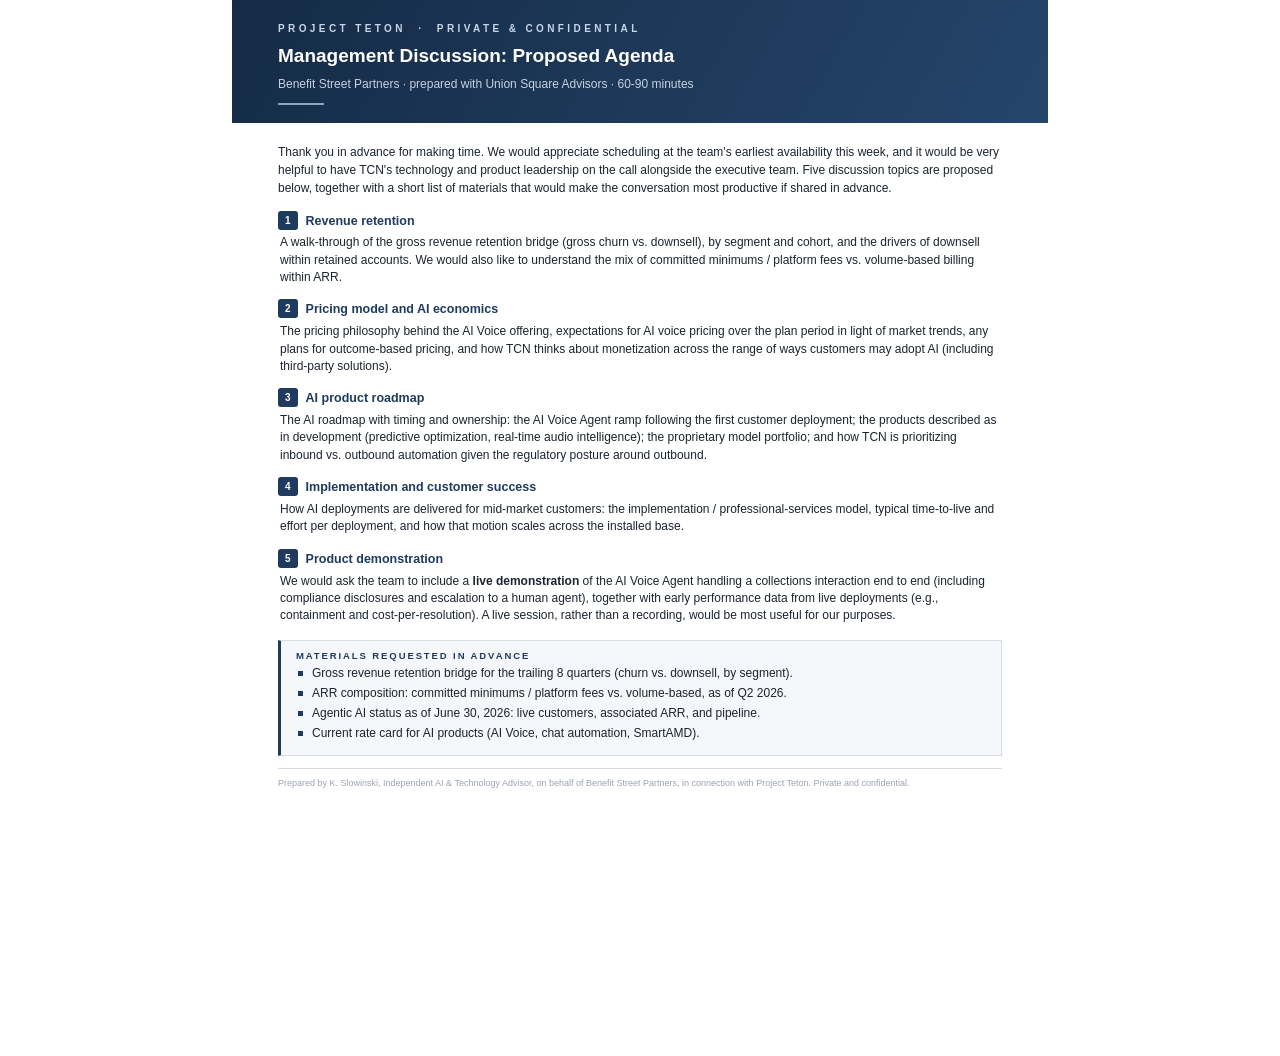
<file: tcn-ai-demo/teton-call-agenda-external.html>
<!doctype html><html lang="en"><head><meta charset="utf-8">
<title>Management Call Agenda: Project Teton</title>
<style>
@page{size:Letter portrait;margin:0}
:root{--ink:#1b2430;--muted:#5c6672;--rule:#d5dbe3;--navy:#1f3a5f;--band1:#152b46;--band2:#25456b;--soft:#f5f7fa}
*{box-sizing:border-box;margin:0;padding:0}
body{font:12px/1.5 "Helvetica Neue",Arial,sans-serif;color:var(--ink);background:#fff}
.page{width:8.5in;min-height:11in;margin:0 auto}
.band{background:linear-gradient(120deg,var(--band1),var(--band2));color:#fff;padding:24px 46px 18px}
.band .mark{font:600 10px/1 sans-serif;letter-spacing:.34em;color:#c8d6e8}
.band h1{font-size:19px;margin:8px 0 4px;font-weight:700}
.band .sub{font-size:12px;color:#c7d2e0}
.rule-under{height:2px;width:46px;background:#8aa6c6;margin:10px 0 0}
.body{padding:20px 46px 0}
.intro{margin-bottom:14px;font-size:12px;line-height:1.5}
h2{font-size:12.5px;color:var(--navy);font-weight:700;margin:13px 0 4px}
h2 .n{display:inline-block;background:var(--navy);color:#fff;font-size:10px;border-radius:3px;padding:2px 7px;margin-right:8px;vertical-align:1px}
p.q{margin:3px 0 3px 2px;line-height:1.45}
ul{list-style:none;margin:2px 0 0 2px}
li{position:relative;padding-left:14px;margin:3px 0;line-height:1.42}
li:before{content:"";position:absolute;left:0;top:6px;width:5px;height:5px;background:var(--navy)}
.req{margin-top:15px;background:var(--soft);border:1px solid var(--rule);border-left:3px solid var(--navy);padding:10px 15px}
.req .l{font:700 9.5px/1 sans-serif;letter-spacing:.2em;text-transform:uppercase;color:var(--navy);margin-bottom:5px}
.foot{margin-top:12px;padding-top:8px;border-top:1px solid var(--rule);font-size:9px;color:#9aa4b2;line-height:1.45}
b{font-weight:700}
</style></head>
<body><div class="page">
<div class="band">
  <div class="mark">PROJECT TETON &nbsp;&middot;&nbsp; PRIVATE &amp; CONFIDENTIAL</div>
  <h1>Management Discussion: Proposed Agenda</h1>
  <div class="sub">Benefit Street Partners &middot; prepared with Union Square Advisors &middot; 60-90 minutes</div>
  <div class="rule-under"></div>
</div>
<div class="body">
  <div class="intro">Thank you in advance for making time. We would appreciate scheduling at the team's earliest availability this week, and it would be very helpful to have TCN's technology and product leadership on the call alongside the executive team. Five discussion topics are proposed below, together with a short list of materials that would make the conversation most productive if shared in advance.</div>

  <h2><span class="n">1</span>Revenue retention</h2>
  <p class="q">A walk-through of the gross revenue retention bridge (gross churn vs. downsell), by segment and cohort, and the drivers of downsell within retained accounts. We would also like to understand the mix of committed minimums / platform fees vs. volume-based billing within ARR.</p>

  <h2><span class="n">2</span>Pricing model and AI economics</h2>
  <p class="q">The pricing philosophy behind the AI Voice offering, expectations for AI voice pricing over the plan period in light of market trends, any plans for outcome-based pricing, and how TCN thinks about monetization across the range of ways customers may adopt AI (including third-party solutions).</p>

  <h2><span class="n">3</span>AI product roadmap</h2>
  <p class="q">The AI roadmap with timing and ownership: the AI Voice Agent ramp following the first customer deployment; the products described as in development (predictive optimization, real-time audio intelligence); the proprietary model portfolio; and how TCN is prioritizing inbound vs. outbound automation given the regulatory posture around outbound.</p>

  <h2><span class="n">4</span>Implementation and customer success</h2>
  <p class="q">How AI deployments are delivered for mid-market customers: the implementation / professional-services model, typical time-to-live and effort per deployment, and how that motion scales across the installed base.</p>

  <h2><span class="n">5</span>Product demonstration</h2>
  <p class="q">We would ask the team to include a <b>live demonstration</b> of the AI Voice Agent handling a collections interaction end to end (including compliance disclosures and escalation to a human agent), together with early performance data from live deployments (e.g., containment and cost-per-resolution). A live session, rather than a recording, would be most useful for our purposes.</p>

  <div class="req"><div class="l">Materials requested in advance</div>
    <ul>
      <li>Gross revenue retention bridge for the trailing 8 quarters (churn vs. downsell, by segment).</li>
      <li>ARR composition: committed minimums / platform fees vs. volume-based, as of Q2 2026.</li>
      <li>Agentic AI status as of June 30, 2026: live customers, associated ARR, and pipeline.</li>
      <li>Current rate card for AI products (AI Voice, chat automation, SmartAMD).</li>
    </ul>
  </div>

  <div class="foot">Prepared by K. Slowinski, Independent AI &amp; Technology Advisor, on behalf of Benefit Street Partners, in connection with Project Teton. Private and confidential.</div>
</div>
</div></body></html>
</file>
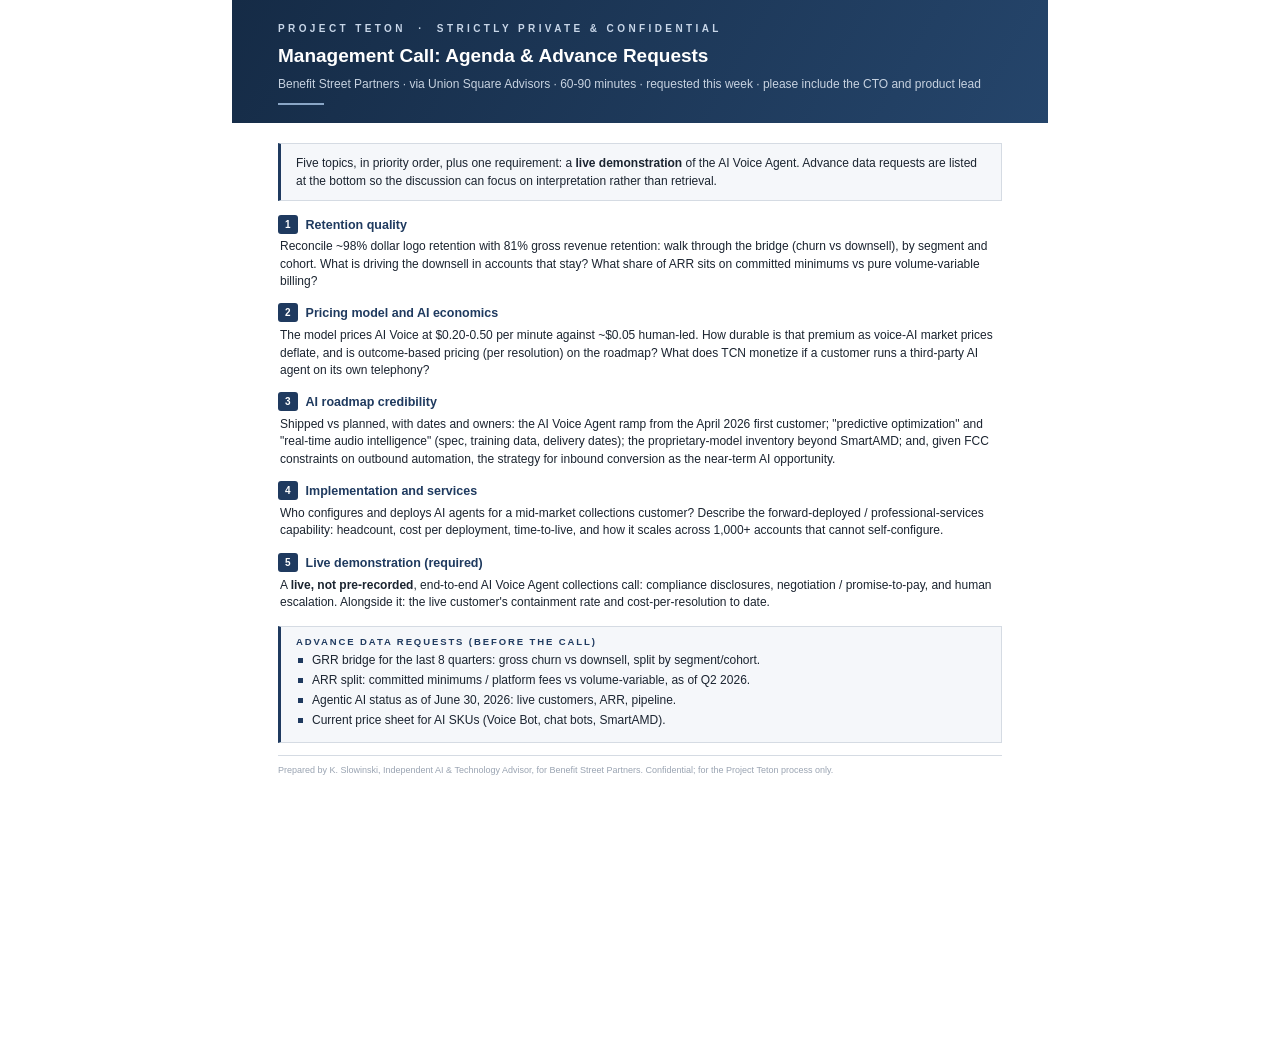
<file: tcn-ai-demo/teton-call-agenda.html>
<!doctype html><html lang="en"><head><meta charset="utf-8">
<title>Teton Management Call: Agenda</title>
<style>
@page{size:Letter portrait;margin:0}
:root{--ink:#1b2430;--muted:#5c6672;--rule:#d5dbe3;--navy:#1f3a5f;--band1:#152b46;--band2:#25456b;--soft:#f5f7fa}
*{box-sizing:border-box;margin:0;padding:0}
body{font:12px/1.5 "Helvetica Neue",Arial,sans-serif;color:var(--ink);background:#fff}
.page{width:8.5in;min-height:11in;margin:0 auto}
.band{background:linear-gradient(120deg,var(--band1),var(--band2));color:#fff;padding:24px 46px 18px}
.band .mark{font:600 10px/1 sans-serif;letter-spacing:.34em;color:#c8d6e8}
.band h1{font-size:19px;margin:8px 0 4px;font-weight:700}
.band .sub{font-size:12px;color:#c7d2e0}
.rule-under{height:2px;width:46px;background:#8aa6c6;margin:10px 0 0}
.body{padding:20px 46px 0}
.intro{border:1px solid var(--rule);border-left:3px solid var(--navy);background:var(--soft);padding:10px 15px;margin-bottom:14px;font-size:12px}
h2{font-size:12.5px;color:var(--navy);font-weight:700;margin:13px 0 4px}
h2 .n{display:inline-block;background:var(--navy);color:#fff;font-size:10px;border-radius:3px;padding:2px 7px;margin-right:8px;vertical-align:1px}
p.q{margin:3px 0 3px 2px;line-height:1.45}
ul{list-style:none;margin:2px 0 0 2px}
li{position:relative;padding-left:14px;margin:3px 0;line-height:1.42}
li:before{content:"";position:absolute;left:0;top:6px;width:5px;height:5px;background:var(--navy)}
.req{margin-top:15px;background:var(--soft);border:1px solid var(--rule);border-left:3px solid var(--navy);padding:10px 15px}
.req .l{font:700 9.5px/1 sans-serif;letter-spacing:.2em;text-transform:uppercase;color:var(--navy);margin-bottom:5px}
.foot{margin-top:12px;padding-top:8px;border-top:1px solid var(--rule);font-size:9px;color:#9aa4b2;line-height:1.45}
b{font-weight:700}
</style></head>
<body><div class="page">
<div class="band">
  <div class="mark">PROJECT TETON &nbsp;&middot;&nbsp; STRICTLY PRIVATE &amp; CONFIDENTIAL</div>
  <h1>Management Call: Agenda &amp; Advance Requests</h1>
  <div class="sub">Benefit Street Partners &middot; via Union Square Advisors &middot; 60-90 minutes &middot; requested this week &middot; please include the CTO and product lead</div>
  <div class="rule-under"></div>
</div>
<div class="body">
  <div class="intro">Five topics, in priority order, plus one requirement: a <b>live demonstration</b> of the AI Voice Agent. Advance data requests are listed at the bottom so the discussion can focus on interpretation rather than retrieval.</div>

  <h2><span class="n">1</span>Retention quality</h2>
  <p class="q">Reconcile ~98% dollar logo retention with 81% gross revenue retention: walk through the bridge (churn vs downsell), by segment and cohort. What is driving the downsell in accounts that stay? What share of ARR sits on committed minimums vs pure volume-variable billing?</p>

  <h2><span class="n">2</span>Pricing model and AI economics</h2>
  <p class="q">The model prices AI Voice at $0.20-0.50 per minute against ~$0.05 human-led. How durable is that premium as voice-AI market prices deflate, and is outcome-based pricing (per resolution) on the roadmap? What does TCN monetize if a customer runs a third-party AI agent on its own telephony?</p>

  <h2><span class="n">3</span>AI roadmap credibility</h2>
  <p class="q">Shipped vs planned, with dates and owners: the AI Voice Agent ramp from the April 2026 first customer; "predictive optimization" and "real-time audio intelligence" (spec, training data, delivery dates); the proprietary-model inventory beyond SmartAMD; and, given FCC constraints on outbound automation, the strategy for inbound conversion as the near-term AI opportunity.</p>

  <h2><span class="n">4</span>Implementation and services</h2>
  <p class="q">Who configures and deploys AI agents for a mid-market collections customer? Describe the forward-deployed / professional-services capability: headcount, cost per deployment, time-to-live, and how it scales across 1,000+ accounts that cannot self-configure.</p>

  <h2><span class="n">5</span>Live demonstration (required)</h2>
  <p class="q">A <b>live, not pre-recorded</b>, end-to-end AI Voice Agent collections call: compliance disclosures, negotiation / promise-to-pay, and human escalation. Alongside it: the live customer's containment rate and cost-per-resolution to date.</p>

  <div class="req"><div class="l">Advance data requests (before the call)</div>
    <ul>
      <li>GRR bridge for the last 8 quarters: gross churn vs downsell, split by segment/cohort.</li>
      <li>ARR split: committed minimums / platform fees vs volume-variable, as of Q2 2026.</li>
      <li>Agentic AI status as of June 30, 2026: live customers, ARR, pipeline.</li>
      <li>Current price sheet for AI SKUs (Voice Bot, chat bots, SmartAMD).</li>
    </ul>
  </div>

  <div class="foot">Prepared by K. Slowinski, Independent AI &amp; Technology Advisor, for Benefit Street Partners. Confidential; for the Project Teton process only.</div>
</div>
</div></body></html>
</file>
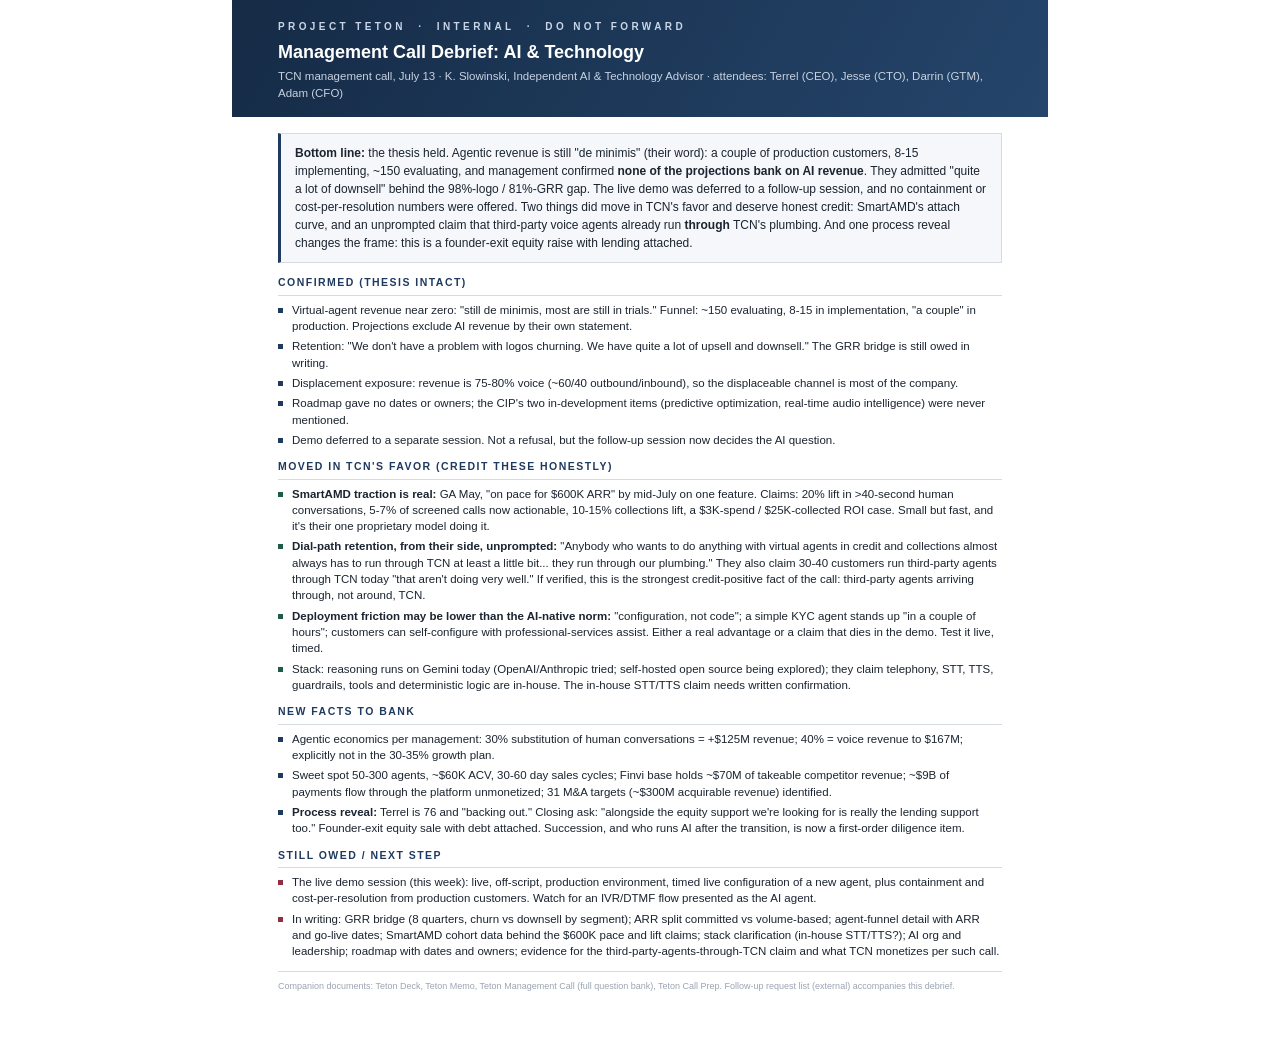
<file: tcn-ai-demo/teton-call-debrief.html>
<!doctype html><html lang="en"><head><meta charset="utf-8">
<title>Teton Call Debrief (Internal)</title>
<style>
@page{size:Letter portrait;margin:0}
:root{--ink:#1b2430;--muted:#5c6672;--rule:#d5dbe3;--navy:#1f3a5f;--band1:#152b46;--band2:#25456b;--soft:#f5f7fa;--good:#1f5c46;--bad:#8f2f42}
*{box-sizing:border-box;margin:0;padding:0}
body{font:11.5px/1.45 "Helvetica Neue",Arial,sans-serif;color:var(--ink);background:#fff}
.page{width:8.5in;min-height:11in;margin:0 auto}
.band{background:linear-gradient(120deg,var(--band1),var(--band2));color:#fff;padding:22px 46px 16px}
.band .mark{font:600 10px/1 sans-serif;letter-spacing:.34em;color:#c8d6e8}
.band h1{font-size:18px;margin:7px 0 3px;font-weight:700}
.band .sub{font-size:11.5px;color:#c7d2e0}
.body{padding:16px 46px 0}
.bluf{border:1px solid var(--rule);border-left:3px solid var(--navy);background:var(--soft);padding:10px 14px;margin-bottom:12px;font-size:12px;line-height:1.5}
h2{font-size:10.5px;letter-spacing:.14em;text-transform:uppercase;color:var(--navy);margin:11px 0 6px;padding-bottom:4px;border-bottom:1px solid var(--rule);font-weight:700}
ul{list-style:none}
li{position:relative;padding-left:14px;margin:4px 0;line-height:1.42}
li:before{content:"";position:absolute;left:0;top:6px;width:5px;height:5px;background:var(--navy)}
li.g:before{background:var(--good)} li.b:before{background:var(--bad)}
b{font-weight:700}
.sig{margin-top:12px;padding-top:8px;border-top:1px solid var(--rule);font-size:9px;color:#9aa4b2;line-height:1.45}
</style></head>
<body><div class="page">
<div class="band">
  <div class="mark">PROJECT TETON &nbsp;&middot;&nbsp; INTERNAL &nbsp;&middot;&nbsp; DO NOT FORWARD</div>
  <h1>Management Call Debrief: AI &amp; Technology</h1>
  <div class="sub">TCN management call, July 13 &middot; K. Slowinski, Independent AI &amp; Technology Advisor &middot; attendees: Terrel (CEO), Jesse (CTO), Darrin (GTM), Adam (CFO)</div>
</div>
<div class="body">
  <div class="bluf"><b>Bottom line:</b> the thesis held. Agentic revenue is still "de minimis" (their word): a couple of production customers, 8-15 implementing, ~150 evaluating, and management confirmed <b>none of the projections bank on AI revenue</b>. They admitted "quite a lot of downsell" behind the 98%-logo / 81%-GRR gap. The live demo was deferred to a follow-up session, and no containment or cost-per-resolution numbers were offered. Two things did move in TCN's favor and deserve honest credit: SmartAMD's attach curve, and an unprompted claim that third-party voice agents already run <b>through</b> TCN's plumbing. And one process reveal changes the frame: this is a founder-exit equity raise with lending attached.</div>

  <h2>Confirmed (thesis intact)</h2>
  <ul>
    <li>Virtual-agent revenue near zero: "still de minimis, most are still in trials." Funnel: ~150 evaluating, 8-15 in implementation, "a couple" in production. Projections exclude AI revenue by their own statement.</li>
    <li>Retention: "We don't have a problem with logos churning. We have quite a lot of upsell and downsell." The GRR bridge is still owed in writing.</li>
    <li>Displacement exposure: revenue is 75-80% voice (~60/40 outbound/inbound), so the displaceable channel is most of the company.</li>
    <li>Roadmap gave no dates or owners; the CIP's two in-development items (predictive optimization, real-time audio intelligence) were never mentioned.</li>
    <li>Demo deferred to a separate session. Not a refusal, but the follow-up session now decides the AI question.</li>
  </ul>

  <h2>Moved in TCN's favor (credit these honestly)</h2>
  <ul>
    <li class="g"><b>SmartAMD traction is real:</b> GA May, "on pace for $600K ARR" by mid-July on one feature. Claims: 20% lift in &gt;40-second human conversations, 5-7% of screened calls now actionable, 10-15% collections lift, a $3K-spend / $25K-collected ROI case. Small but fast, and it's their one proprietary model doing it.</li>
    <li class="g"><b>Dial-path retention, from their side, unprompted:</b> "Anybody who wants to do anything with virtual agents in credit and collections almost always has to run through TCN at least a little bit... they run through our plumbing." They also claim 30-40 customers run third-party agents through TCN today "that aren't doing very well." If verified, this is the strongest credit-positive fact of the call: third-party agents arriving through, not around, TCN.</li>
    <li class="g"><b>Deployment friction may be lower than the AI-native norm:</b> "configuration, not code"; a simple KYC agent stands up "in a couple of hours"; customers can self-configure with professional-services assist. Either a real advantage or a claim that dies in the demo. Test it live, timed.</li>
    <li class="g">Stack: reasoning runs on Gemini today (OpenAI/Anthropic tried; self-hosted open source being explored); they claim telephony, STT, TTS, guardrails, tools and deterministic logic are in-house. The in-house STT/TTS claim needs written confirmation.</li>
  </ul>

  <h2>New facts to bank</h2>
  <ul>
    <li>Agentic economics per management: 30% substitution of human conversations = +$125M revenue; 40% = voice revenue to $167M; explicitly not in the 30-35% growth plan.</li>
    <li>Sweet spot 50-300 agents, ~$60K ACV, 30-60 day sales cycles; Finvi base holds ~$70M of takeable competitor revenue; ~$9B of payments flow through the platform unmonetized; 31 M&amp;A targets (~$300M acquirable revenue) identified.</li>
    <li><b>Process reveal:</b> Terrel is 76 and "backing out." Closing ask: "alongside the equity support we're looking for is really the lending support too." Founder-exit equity sale with debt attached. Succession, and who runs AI after the transition, is now a first-order diligence item.</li>
  </ul>

  <h2>Still owed / next step</h2>
  <ul>
    <li class="b">The live demo session (this week): live, off-script, production environment, timed live configuration of a new agent, plus containment and cost-per-resolution from production customers. Watch for an IVR/DTMF flow presented as the AI agent.</li>
    <li class="b">In writing: GRR bridge (8 quarters, churn vs downsell by segment); ARR split committed vs volume-based; agent-funnel detail with ARR and go-live dates; SmartAMD cohort data behind the $600K pace and lift claims; stack clarification (in-house STT/TTS?); AI org and leadership; roadmap with dates and owners; evidence for the third-party-agents-through-TCN claim and what TCN monetizes per such call.</li>
  </ul>

  <div class="sig">Companion documents: Teton Deck, Teton Memo, Teton Management Call (full question bank), Teton Call Prep. Follow-up request list (external) accompanies this debrief.</div>
</div>
</div></body></html>
</file>
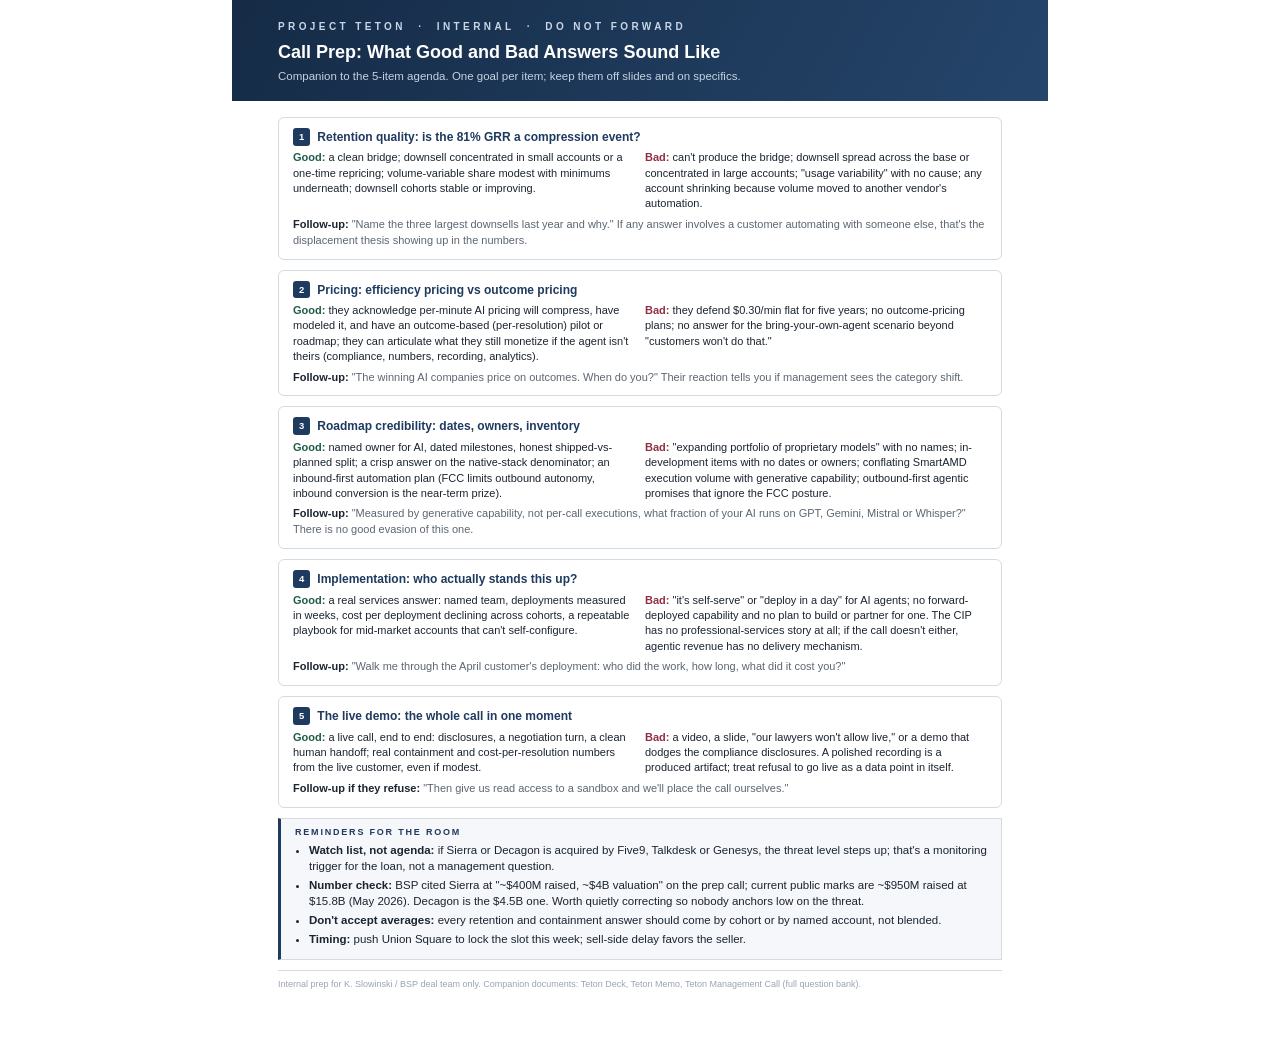
<file: tcn-ai-demo/teton-call-prep.html>
<!doctype html><html lang="en"><head><meta charset="utf-8">
<title>Teton Call Prep (Internal)</title>
<style>
@page{size:Letter portrait;margin:0}
:root{--ink:#1b2430;--muted:#5c6672;--rule:#d5dbe3;--navy:#1f3a5f;--band1:#152b46;--band2:#25456b;--soft:#f5f7fa;--bad:#8f2f42;--good:#1f5c46}
*{box-sizing:border-box;margin:0;padding:0}
body{font:11.5px/1.45 "Helvetica Neue",Arial,sans-serif;color:var(--ink);background:#fff}
.page{width:8.5in;min-height:11in;margin:0 auto}
.band{background:linear-gradient(120deg,var(--band1),var(--band2));color:#fff;padding:22px 46px 16px}
.band .mark{font:600 10px/1 sans-serif;letter-spacing:.34em;color:#c8d6e8}
.band h1{font-size:18px;margin:7px 0 3px;font-weight:700}
.band .sub{font-size:11.5px;color:#c7d2e0}
.body{padding:16px 46px 0}
.item{border:1px solid var(--rule);border-radius:6px;padding:10px 14px;margin-bottom:10px;page-break-inside:avoid}
.item h2{font-size:12px;color:var(--navy);margin-bottom:4px}
.item h2 .n{display:inline-block;background:var(--navy);color:#fff;font-size:9.5px;border-radius:3px;padding:2px 6px;margin-right:7px;vertical-align:1px}
.gb{display:grid;grid-template-columns:1fr 1fr;gap:10px;margin-top:4px}
.gb div{font-size:11px;line-height:1.4}
.gb .g b{color:var(--good)} .gb .b b{color:var(--bad)}
.fu{font-size:11px;color:var(--muted);margin-top:5px}
.fu b{color:var(--ink)}
.notes{margin-top:10px;background:var(--soft);border:1px solid var(--rule);border-left:3px solid var(--navy);padding:9px 14px;page-break-inside:avoid}
.notes .l{font:700 9px/1 sans-serif;letter-spacing:.2em;text-transform:uppercase;color:var(--navy);margin-bottom:5px}
.notes li{margin:3px 0 3px 14px;line-height:1.4}
.foot{margin-top:10px;padding-top:7px;border-top:1px solid var(--rule);font-size:9px;color:#9aa4b2}
b{font-weight:700}
</style></head>
<body><div class="page">
<div class="band">
  <div class="mark">PROJECT TETON &nbsp;&middot;&nbsp; INTERNAL &nbsp;&middot;&nbsp; DO NOT FORWARD</div>
  <h1>Call Prep: What Good and Bad Answers Sound Like</h1>
  <div class="sub">Companion to the 5-item agenda. One goal per item; keep them off slides and on specifics.</div>
</div>
<div class="body">

  <div class="item"><h2><span class="n">1</span>Retention quality: is the 81% GRR a compression event?</h2>
    <div class="gb">
      <div class="g"><b>Good:</b> a clean bridge; downsell concentrated in small accounts or a one-time repricing; volume-variable share modest with minimums underneath; downsell cohorts stable or improving.</div>
      <div class="b"><b>Bad:</b> can't produce the bridge; downsell spread across the base or concentrated in large accounts; "usage variability" with no cause; any account shrinking because volume moved to another vendor's automation.</div>
    </div>
    <div class="fu"><b>Follow-up:</b> "Name the three largest downsells last year and why." If any answer involves a customer automating with someone else, that's the displacement thesis showing up in the numbers.</div>
  </div>

  <div class="item"><h2><span class="n">2</span>Pricing: efficiency pricing vs outcome pricing</h2>
    <div class="gb">
      <div class="g"><b>Good:</b> they acknowledge per-minute AI pricing will compress, have modeled it, and have an outcome-based (per-resolution) pilot or roadmap; they can articulate what they still monetize if the agent isn't theirs (compliance, numbers, recording, analytics).</div>
      <div class="b"><b>Bad:</b> they defend $0.30/min flat for five years; no outcome-pricing plans; no answer for the bring-your-own-agent scenario beyond "customers won't do that."</div>
    </div>
    <div class="fu"><b>Follow-up:</b> "The winning AI companies price on outcomes. When do you?" Their reaction tells you if management sees the category shift.</div>
  </div>

  <div class="item"><h2><span class="n">3</span>Roadmap credibility: dates, owners, inventory</h2>
    <div class="gb">
      <div class="g"><b>Good:</b> named owner for AI, dated milestones, honest shipped-vs-planned split; a crisp answer on the native-stack denominator; an inbound-first automation plan (FCC limits outbound autonomy, inbound conversion is the near-term prize).</div>
      <div class="b"><b>Bad:</b> "expanding portfolio of proprietary models" with no names; in-development items with no dates or owners; conflating SmartAMD execution volume with generative capability; outbound-first agentic promises that ignore the FCC posture.</div>
    </div>
    <div class="fu"><b>Follow-up:</b> "Measured by generative capability, not per-call executions, what fraction of your AI runs on GPT, Gemini, Mistral or Whisper?" There is no good evasion of this one.</div>
  </div>

  <div class="item"><h2><span class="n">4</span>Implementation: who actually stands this up?</h2>
    <div class="gb">
      <div class="g"><b>Good:</b> a real services answer: named team, deployments measured in weeks, cost per deployment declining across cohorts, a repeatable playbook for mid-market accounts that can't self-configure.</div>
      <div class="b"><b>Bad:</b> "it's self-serve" or "deploy in a day" for AI agents; no forward-deployed capability and no plan to build or partner for one. The CIP has no professional-services story at all; if the call doesn't either, agentic revenue has no delivery mechanism.</div>
    </div>
    <div class="fu"><b>Follow-up:</b> "Walk me through the April customer's deployment: who did the work, how long, what did it cost you?"</div>
  </div>

  <div class="item"><h2><span class="n">5</span>The live demo: the whole call in one moment</h2>
    <div class="gb">
      <div class="g"><b>Good:</b> a live call, end to end: disclosures, a negotiation turn, a clean human handoff; real containment and cost-per-resolution numbers from the live customer, even if modest.</div>
      <div class="b"><b>Bad:</b> a video, a slide, "our lawyers won't allow live," or a demo that dodges the compliance disclosures. A polished recording is a produced artifact; treat refusal to go live as a data point in itself.</div>
    </div>
    <div class="fu"><b>Follow-up if they refuse:</b> "Then give us read access to a sandbox and we'll place the call ourselves."</div>
  </div>

  <div class="notes"><div class="l">Reminders for the room</div>
    <ul>
      <li><b>Watch list, not agenda:</b> if Sierra or Decagon is acquired by Five9, Talkdesk or Genesys, the threat level steps up; that's a monitoring trigger for the loan, not a management question.</li>
      <li><b>Number check:</b> BSP cited Sierra at "~$400M raised, ~$4B valuation" on the prep call; current public marks are ~$950M raised at $15.8B (May 2026). Decagon is the $4.5B one. Worth quietly correcting so nobody anchors low on the threat.</li>
      <li><b>Don't accept averages:</b> every retention and containment answer should come by cohort or by named account, not blended.</li>
      <li><b>Timing:</b> push Union Square to lock the slot this week; sell-side delay favors the seller.</li>
    </ul>
  </div>

  <div class="foot">Internal prep for K. Slowinski / BSP deal team only. Companion documents: Teton Deck, Teton Memo, Teton Management Call (full question bank).</div>
</div>
</div></body></html>
</file>
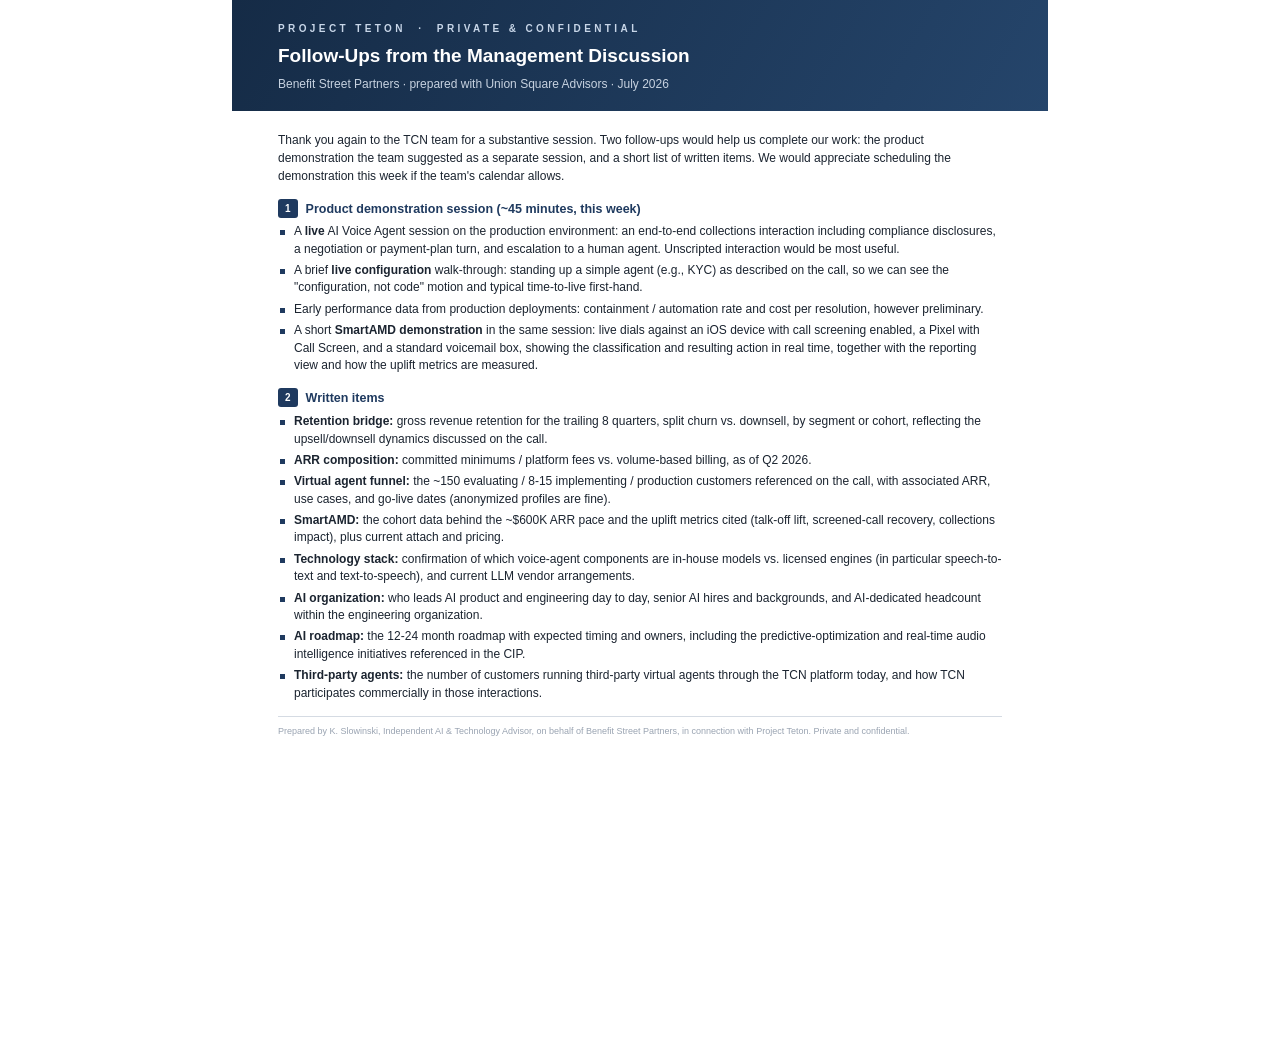
<file: tcn-ai-demo/teton-followup-requests.html>
<!doctype html><html lang="en"><head><meta charset="utf-8">
<title>Project Teton: Follow-Up Requests</title>
<style>
@page{size:Letter portrait;margin:0}
:root{--ink:#1b2430;--muted:#5c6672;--rule:#d5dbe3;--navy:#1f3a5f;--band1:#152b46;--band2:#25456b;--soft:#f5f7fa}
*{box-sizing:border-box;margin:0;padding:0}
body{font:12px/1.5 "Helvetica Neue",Arial,sans-serif;color:var(--ink);background:#fff}
.page{width:8.5in;min-height:11in;margin:0 auto}
.band{background:linear-gradient(120deg,var(--band1),var(--band2));color:#fff;padding:24px 46px 18px}
.band .mark{font:600 10px/1 sans-serif;letter-spacing:.34em;color:#c8d6e8}
.band h1{font-size:19px;margin:8px 0 4px;font-weight:700}
.band .sub{font-size:12px;color:#c7d2e0}
.body{padding:20px 46px 0}
.intro{margin-bottom:14px;font-size:12px;line-height:1.5}
h2{font-size:12.5px;color:var(--navy);font-weight:700;margin:14px 0 5px}
h2 .n{display:inline-block;background:var(--navy);color:#fff;font-size:10px;border-radius:3px;padding:2px 7px;margin-right:8px;vertical-align:1px}
ul{list-style:none;margin:2px 0 0 2px}
li{position:relative;padding-left:14px;margin:4px 0;line-height:1.45}
li:before{content:"";position:absolute;left:0;top:7px;width:5px;height:5px;background:var(--navy)}
b{font-weight:700}
.foot{margin-top:14px;padding-top:8px;border-top:1px solid var(--rule);font-size:9px;color:#9aa4b2;line-height:1.45}
</style></head>
<body><div class="page">
<div class="band">
  <div class="mark">PROJECT TETON &nbsp;&middot;&nbsp; PRIVATE &amp; CONFIDENTIAL</div>
  <h1>Follow-Ups from the Management Discussion</h1>
  <div class="sub">Benefit Street Partners &middot; prepared with Union Square Advisors &middot; July 2026</div>
</div>
<div class="body">
  <div class="intro">Thank you again to the TCN team for a substantive session. Two follow-ups would help us complete our work: the product demonstration the team suggested as a separate session, and a short list of written items. We would appreciate scheduling the demonstration this week if the team's calendar allows.</div>

  <h2><span class="n">1</span>Product demonstration session (~45 minutes, this week)</h2>
  <ul>
    <li>A <b>live</b> AI Voice Agent session on the production environment: an end-to-end collections interaction including compliance disclosures, a negotiation or payment-plan turn, and escalation to a human agent. Unscripted interaction would be most useful.</li>
    <li>A brief <b>live configuration</b> walk-through: standing up a simple agent (e.g., KYC) as described on the call, so we can see the "configuration, not code" motion and typical time-to-live first-hand.</li>
    <li>Early performance data from production deployments: containment / automation rate and cost per resolution, however preliminary.</li>
    <li>A short <b>SmartAMD demonstration</b> in the same session: live dials against an iOS device with call screening enabled, a Pixel with Call Screen, and a standard voicemail box, showing the classification and resulting action in real time, together with the reporting view and how the uplift metrics are measured.</li>
  </ul>

  <h2><span class="n">2</span>Written items</h2>
  <ul>
    <li><b>Retention bridge:</b> gross revenue retention for the trailing 8 quarters, split churn vs. downsell, by segment or cohort, reflecting the upsell/downsell dynamics discussed on the call.</li>
    <li><b>ARR composition:</b> committed minimums / platform fees vs. volume-based billing, as of Q2 2026.</li>
    <li><b>Virtual agent funnel:</b> the ~150 evaluating / 8-15 implementing / production customers referenced on the call, with associated ARR, use cases, and go-live dates (anonymized profiles are fine).</li>
    <li><b>SmartAMD:</b> the cohort data behind the ~$600K ARR pace and the uplift metrics cited (talk-off lift, screened-call recovery, collections impact), plus current attach and pricing.</li>
    <li><b>Technology stack:</b> confirmation of which voice-agent components are in-house models vs. licensed engines (in particular speech-to-text and text-to-speech), and current LLM vendor arrangements.</li>
    <li><b>AI organization:</b> who leads AI product and engineering day to day, senior AI hires and backgrounds, and AI-dedicated headcount within the engineering organization.</li>
    <li><b>AI roadmap:</b> the 12-24 month roadmap with expected timing and owners, including the predictive-optimization and real-time audio intelligence initiatives referenced in the CIP.</li>
    <li><b>Third-party agents:</b> the number of customers running third-party virtual agents through the TCN platform today, and how TCN participates commercially in those interactions.</li>
  </ul>

  <div class="foot">Prepared by K. Slowinski, Independent AI &amp; Technology Advisor, on behalf of Benefit Street Partners, in connection with Project Teton. Private and confidential.</div>
</div>
</div></body></html>
</file>
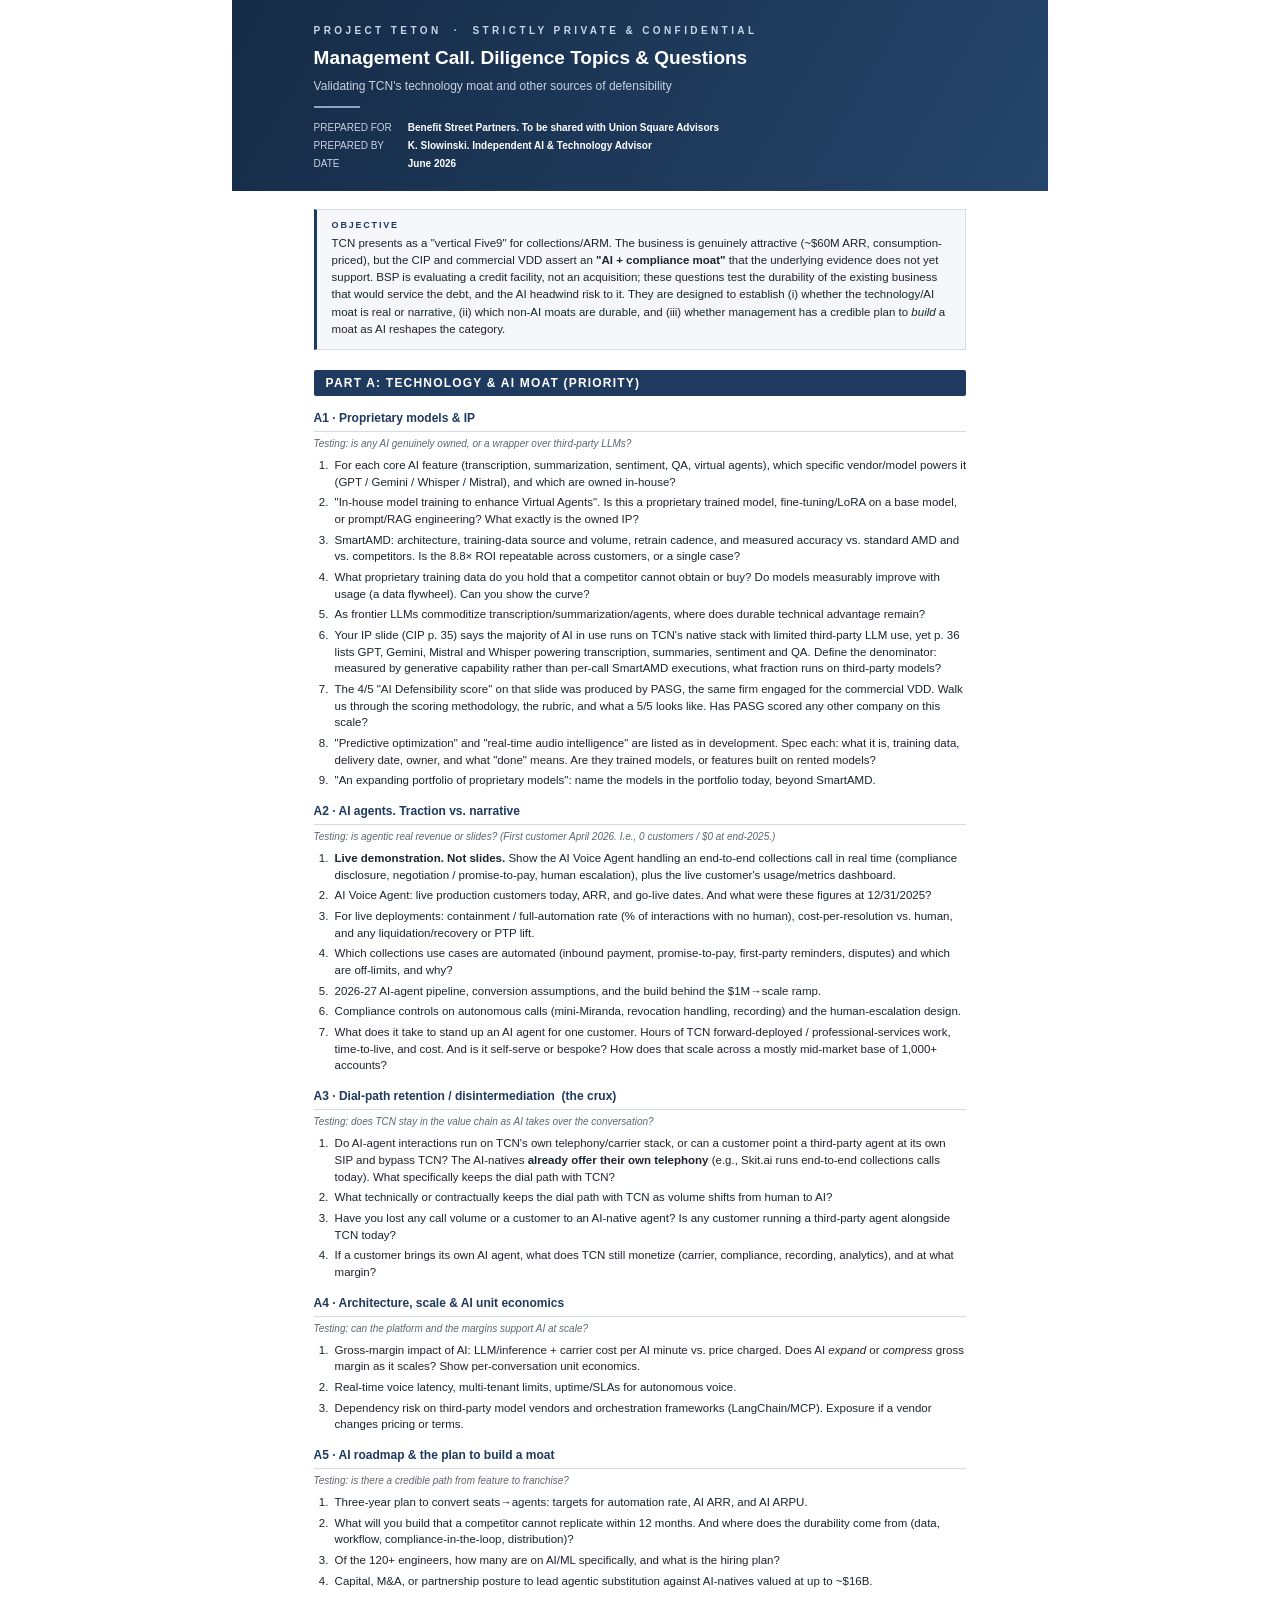
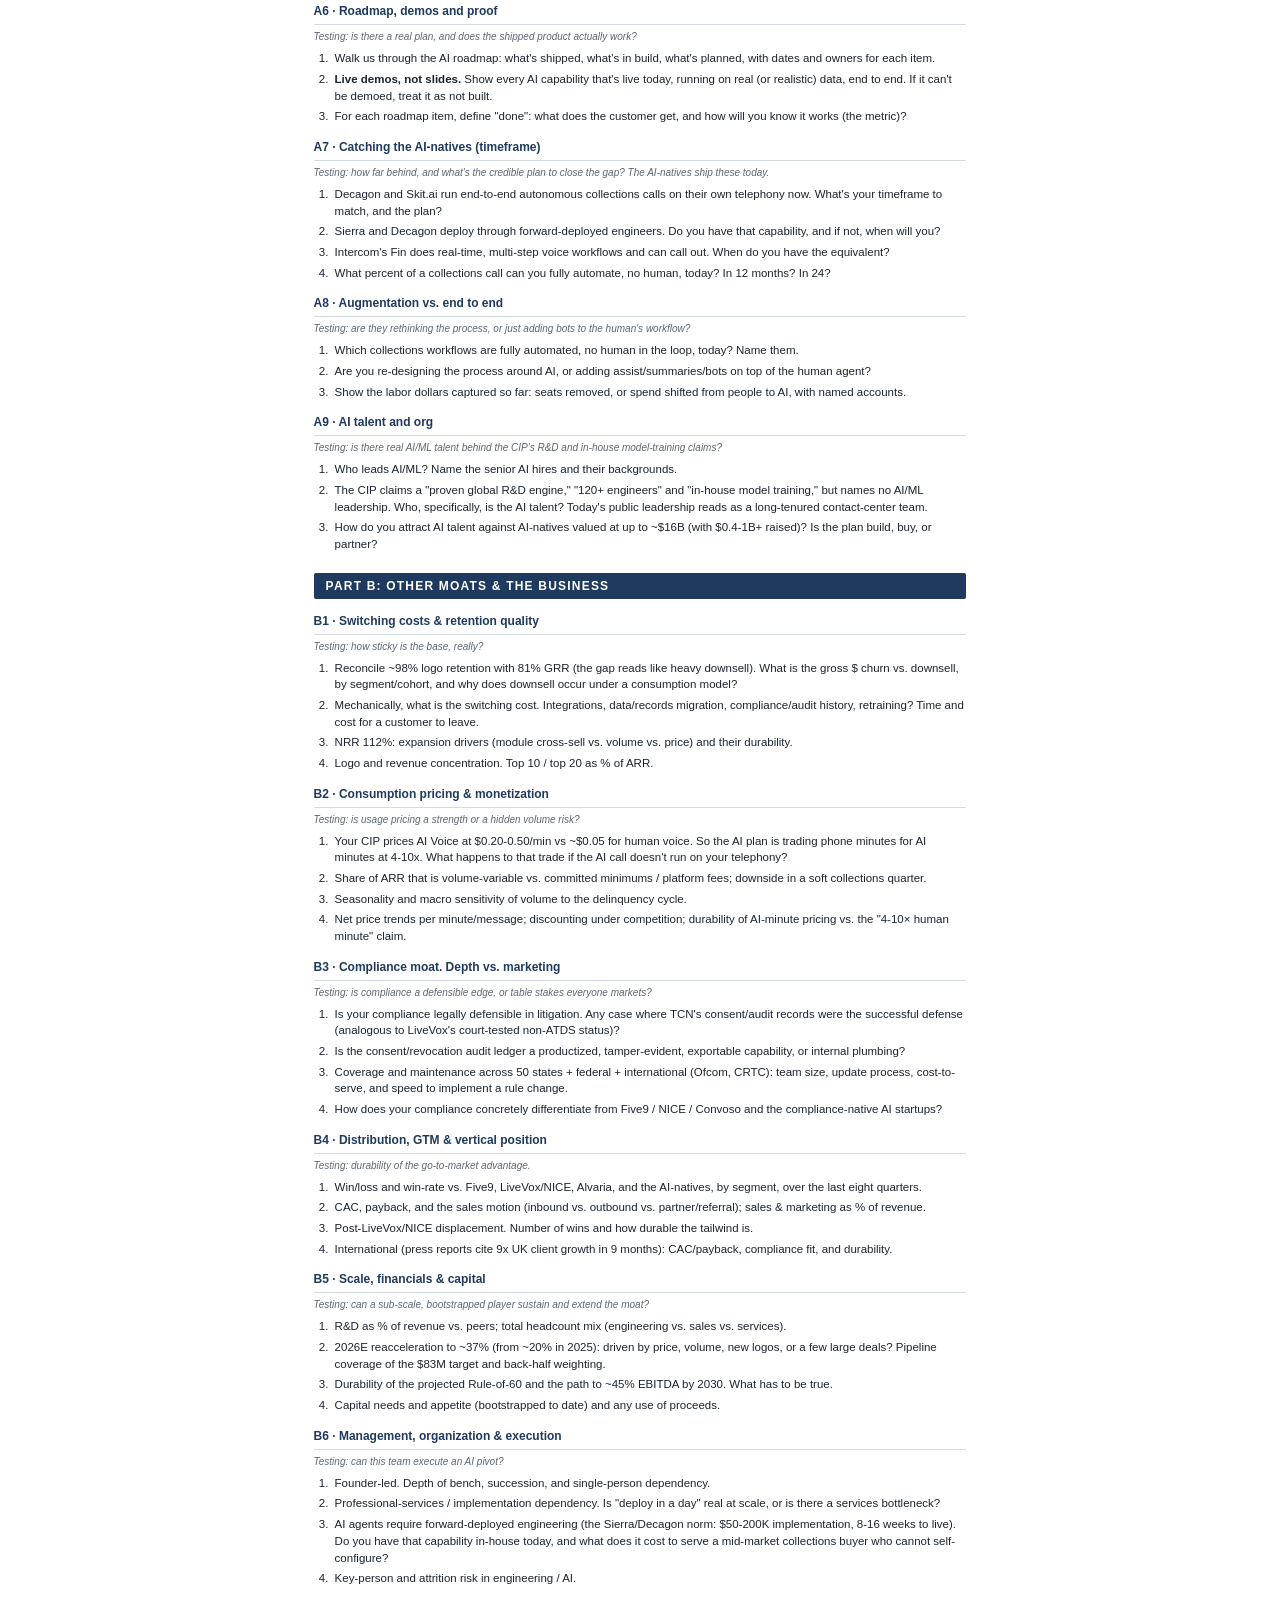
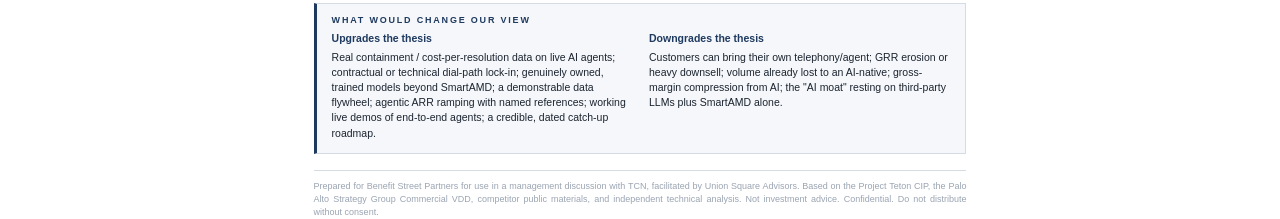
<file: tcn-ai-demo/teton-management-call.html>
<!doctype html><html lang="en"><head><meta charset="utf-8">
<title>Project Teton. Management Call: Diligence Topics & Questions</title>
<style>
@page{size:Letter portrait;margin:0.6in 0}
:root{--ink:#1b2430;--muted:#5c6672;--rule:#d5dbe3;--navy:#1f3a5f;--band1:#152b46;--band2:#25456b;--soft:#f5f7fa}
*{box-sizing:border-box;margin:0;padding:0}
body{font:11.5px/1.5 "Helvetica Neue",Arial,sans-serif;color:var(--ink);background:#fff}
.page{width:8.5in;margin:0 auto;padding:0 0.85in}
.band{background:linear-gradient(120deg,var(--band1),var(--band2));color:#fff;padding:26px 0.85in 20px;margin:0 -0.85in 0}
.band .mark{font:600 10px/1 sans-serif;letter-spacing:.34em;color:#c8d6e8}
.band h1{font-size:19px;margin:8px 0 4px;font-weight:700}
.band .subttl{font-size:12px;color:#c7d2e0;font-weight:400}
.rule-under{height:2px;width:46px;background:#8aa6c6;margin:11px 0 12px}
.meta{display:grid;grid-template-columns:auto 1fr;gap:3px 16px;font-size:10px;color:#c7d2e0}
.meta b{color:#fff;font-weight:600}
.obj{border:1px solid var(--rule);border-left:3px solid var(--navy);background:var(--soft);padding:11px 15px;margin:18px 0 6px}
.obj .l{font:700 9px/1 sans-serif;letter-spacing:.2em;text-transform:uppercase;color:var(--navy);margin-bottom:5px}
.obj p{font-size:11.5px}
.part{font:700 12px/1 sans-serif;letter-spacing:.1em;text-transform:uppercase;color:#fff;background:var(--navy);padding:7px 12px;margin:20px 0 4px;border-radius:2px}
.sec{margin:13px 0;page-break-inside:avoid}
.sec h3{font-size:12px;color:var(--navy);font-weight:700;border-bottom:1px solid var(--rule);padding-bottom:4px;margin-bottom:4px}
.sec .tests{font-size:10px;color:var(--muted);font-style:italic;margin-bottom:6px}
ol{margin:0 0 0 18px}
ol li{margin:4px 0;line-height:1.45;padding-left:3px}
b{font-weight:700}
.closer{border:1px solid var(--rule);border-left:3px solid var(--navy);background:var(--soft);padding:12px 15px;margin:16px 0 6px;page-break-inside:avoid}
.closer .l{font:700 9px/1 sans-serif;letter-spacing:.2em;text-transform:uppercase;color:var(--navy);margin-bottom:6px}
.closer .row{display:grid;grid-template-columns:1fr 1fr;gap:16px}
.closer h4{font-size:10.5px;color:var(--navy);margin-bottom:3px}
.closer p{font-size:10.5px;line-height:1.45}
.foot{margin-top:16px;padding-top:9px;border-top:1px solid var(--rule);font-size:9px;color:#9aa4b2;line-height:1.45;text-align:justify}
</style></head>
<body><div class="page">
<div class="band">
  <div class="mark">PROJECT TETON &nbsp;·&nbsp; STRICTLY PRIVATE &amp; CONFIDENTIAL</div>
  <h1>Management Call. Diligence Topics &amp; Questions</h1>
  <div class="subttl">Validating TCN's technology moat and other sources of defensibility</div>
  <div class="rule-under"></div>
  <div class="meta">
    <span>PREPARED FOR</span><b>Benefit Street Partners. To be shared with Union Square Advisors</b>
    <span>PREPARED BY</span><b>K. Slowinski. Independent AI &amp; Technology Advisor</b>
    <span>DATE</span><b>June 2026</b>
  </div>
</div>

<div class="obj"><div class="l">Objective</div>
<p>TCN presents as a "vertical Five9" for collections/ARM. The business is genuinely attractive (~$60M ARR, consumption-priced), but the CIP and commercial VDD assert an <b>"AI + compliance moat"</b> that the underlying evidence does not yet support. BSP is evaluating a credit facility, not an acquisition; these questions test the durability of the existing business that would service the debt, and the AI headwind risk to it. They are designed to establish (i) whether the technology/AI moat is real or narrative, (ii) which non-AI moats are durable, and (iii) whether management has a credible plan to <i>build</i> a moat as AI reshapes the category.</p></div>

<div class="part">Part A: Technology &amp; AI Moat (priority)</div>

<div class="sec"><h3>A1 · Proprietary models &amp; IP</h3>
<div class="tests">Testing: is any AI genuinely owned, or a wrapper over third-party LLMs?</div>
<ol>
<li>For each core AI feature (transcription, summarization, sentiment, QA, virtual agents), which specific vendor/model powers it (GPT / Gemini / Whisper / Mistral), and which are owned in-house?</li>
<li>"In-house model training to enhance Virtual Agents". Is this a proprietary trained model, fine-tuning/LoRA on a base model, or prompt/RAG engineering? What exactly is the owned IP?</li>
<li>SmartAMD: architecture, training-data source and volume, retrain cadence, and measured accuracy vs. standard AMD and vs. competitors. Is the 8.8× ROI repeatable across customers, or a single case?</li>
<li>What proprietary training data do you hold that a competitor cannot obtain or buy? Do models measurably improve with usage (a data flywheel). Can you show the curve?</li>
<li>As frontier LLMs commoditize transcription/summarization/agents, where does durable technical advantage remain?</li>
<li>Your IP slide (CIP p. 35) says the majority of AI in use runs on TCN's native stack with limited third-party LLM use, yet p. 36 lists GPT, Gemini, Mistral and Whisper powering transcription, summaries, sentiment and QA. Define the denominator: measured by generative capability rather than per-call SmartAMD executions, what fraction runs on third-party models?</li>
<li>The 4/5 "AI Defensibility score" on that slide was produced by PASG, the same firm engaged for the commercial VDD. Walk us through the scoring methodology, the rubric, and what a 5/5 looks like. Has PASG scored any other company on this scale?</li>
<li>"Predictive optimization" and "real-time audio intelligence" are listed as in development. Spec each: what it is, training data, delivery date, owner, and what "done" means. Are they trained models, or features built on rented models?</li>
<li>"An expanding portfolio of proprietary models": name the models in the portfolio today, beyond SmartAMD.</li>
</ol></div>

<div class="sec"><h3>A2 · AI agents. Traction vs. narrative</h3>
<div class="tests">Testing: is agentic real revenue or slides? (First customer April 2026. I.e., 0 customers / $0 at end-2025.)</div>
<ol>
<li><b>Live demonstration. Not slides.</b> Show the AI Voice Agent handling an end-to-end collections call in real time (compliance disclosure, negotiation / promise-to-pay, human escalation), plus the live customer's usage/metrics dashboard.</li>
<li>AI Voice Agent: live production customers today, ARR, and go-live dates. And what were these figures at 12/31/2025?</li>
<li>For live deployments: containment / full-automation rate (% of interactions with no human), cost-per-resolution vs. human, and any liquidation/recovery or PTP lift.</li>
<li>Which collections use cases are automated (inbound payment, promise-to-pay, first-party reminders, disputes) and which are off-limits, and why?</li>
<li>2026-27 AI-agent pipeline, conversion assumptions, and the build behind the $1M→scale ramp.</li>
<li>Compliance controls on autonomous calls (mini-Miranda, revocation handling, recording) and the human-escalation design.</li>
<li>What does it take to stand up an AI agent for one customer. Hours of TCN forward-deployed / professional-services work, time-to-live, and cost. And is it self-serve or bespoke? How does that scale across a mostly mid-market base of 1,000+ accounts?</li>
</ol></div>

<div class="sec"><h3>A3 · Dial-path retention / disintermediation &nbsp;(the crux)</h3>
<div class="tests">Testing: does TCN stay in the value chain as AI takes over the conversation?</div>
<ol>
<li>Do AI-agent interactions run on TCN's own telephony/carrier stack, or can a customer point a third-party agent at its own SIP and bypass TCN? The AI-natives <b>already offer their own telephony</b> (e.g., Skit.ai runs end-to-end collections calls today). What specifically keeps the dial path with TCN?</li>
<li>What technically or contractually keeps the dial path with TCN as volume shifts from human to AI?</li>
<li>Have you lost any call volume or a customer to an AI-native agent? Is any customer running a third-party agent alongside TCN today?</li>
<li>If a customer brings its own AI agent, what does TCN still monetize (carrier, compliance, recording, analytics), and at what margin?</li>
</ol></div>

<div class="sec"><h3>A4 · Architecture, scale &amp; AI unit economics</h3>
<div class="tests">Testing: can the platform and the margins support AI at scale?</div>
<ol>
<li>Gross-margin impact of AI: LLM/inference + carrier cost per AI minute vs. price charged. Does AI <i>expand</i> or <i>compress</i> gross margin as it scales? Show per-conversation unit economics.</li>
<li>Real-time voice latency, multi-tenant limits, uptime/SLAs for autonomous voice.</li>
<li>Dependency risk on third-party model vendors and orchestration frameworks (LangChain/MCP). Exposure if a vendor changes pricing or terms.</li>
</ol></div>

<div class="sec"><h3>A5 · AI roadmap &amp; the plan to build a moat</h3>
<div class="tests">Testing: is there a credible path from feature to franchise?</div>
<ol>
<li>Three-year plan to convert seats→agents: targets for automation rate, AI ARR, and AI ARPU.</li>
<li>What will you build that a competitor cannot replicate within 12 months. And where does the durability come from (data, workflow, compliance-in-the-loop, distribution)?</li>
<li>Of the 120+ engineers, how many are on AI/ML specifically, and what is the hiring plan?</li>
<li>Capital, M&amp;A, or partnership posture to lead agentic substitution against AI-natives valued at up to ~$16B.</li>
</ol></div>

<div class="sec"><h3>A6 &middot; Roadmap, demos and proof</h3>
<div class="tests">Testing: is there a real plan, and does the shipped product actually work?</div>
<ol>
<li>Walk us through the AI roadmap: what's shipped, what's in build, what's planned, with dates and owners for each item.</li>
<li><b>Live demos, not slides.</b> Show every AI capability that's live today, running on real (or realistic) data, end to end. If it can't be demoed, treat it as not built.</li>
<li>For each roadmap item, define "done": what does the customer get, and how will you know it works (the metric)?</li>
</ol></div>

<div class="sec"><h3>A7 &middot; Catching the AI-natives (timeframe)</h3>
<div class="tests">Testing: how far behind, and what's the credible plan to close the gap? The AI-natives ship these today.</div>
<ol>
<li>Decagon and Skit.ai run end-to-end autonomous collections calls on their own telephony now. What's your timeframe to match, and the plan?</li>
<li>Sierra and Decagon deploy through forward-deployed engineers. Do you have that capability, and if not, when will you?</li>
<li>Intercom's Fin does real-time, multi-step voice workflows and can call out. When do you have the equivalent?</li>
<li>What percent of a collections call can you fully automate, no human, today? In 12 months? In 24?</li>
</ol></div>

<div class="sec"><h3>A8 &middot; Augmentation vs. end to end</h3>
<div class="tests">Testing: are they rethinking the process, or just adding bots to the human's workflow?</div>
<ol>
<li>Which collections workflows are fully automated, no human in the loop, today? Name them.</li>
<li>Are you re-designing the process around AI, or adding assist/summaries/bots on top of the human agent?</li>
<li>Show the labor dollars captured so far: seats removed, or spend shifted from people to AI, with named accounts.</li>
</ol></div>

<div class="sec"><h3>A9 &middot; AI talent and org</h3>
<div class="tests">Testing: is there real AI/ML talent behind the CIP's R&amp;D and in-house model-training claims?</div>
<ol>
<li>Who leads AI/ML? Name the senior AI hires and their backgrounds.</li>
<li>The CIP claims a "proven global R&amp;D engine," "120+ engineers" and "in-house model training," but names no AI/ML leadership. Who, specifically, is the AI talent? Today's public leadership reads as a long-tenured contact-center team.</li>
<li>How do you attract AI talent against AI-natives valued at up to ~$16B (with $0.4-1B+ raised)? Is the plan build, buy, or partner?</li>
</ol></div>

<div class="part">Part B: Other Moats &amp; the Business</div>

<div class="sec"><h3>B1 · Switching costs &amp; retention quality</h3>
<div class="tests">Testing: how sticky is the base, really?</div>
<ol>
<li>Reconcile ~98% logo retention with 81% GRR (the gap reads like heavy downsell). What is the gross $ churn vs. downsell, by segment/cohort, and why does downsell occur under a consumption model?</li>
<li>Mechanically, what is the switching cost. Integrations, data/records migration, compliance/audit history, retraining? Time and cost for a customer to leave.</li>
<li>NRR 112%: expansion drivers (module cross-sell vs. volume vs. price) and their durability.</li>
<li>Logo and revenue concentration. Top 10 / top 20 as % of ARR.</li>
</ol></div>

<div class="sec"><h3>B2 · Consumption pricing &amp; monetization</h3>
<div class="tests">Testing: is usage pricing a strength or a hidden volume risk?</div>
<ol>
<li>Your CIP prices AI Voice at $0.20-0.50/min vs ~$0.05 for human voice. So the AI plan is trading phone minutes for AI minutes at 4-10x. What happens to that trade if the AI call doesn't run on your telephony?</li>
<li>Share of ARR that is volume-variable vs. committed minimums / platform fees; downside in a soft collections quarter.</li>
<li>Seasonality and macro sensitivity of volume to the delinquency cycle.</li>
<li>Net price trends per minute/message; discounting under competition; durability of AI-minute pricing vs. the "4-10× human minute" claim.</li>
</ol></div>

<div class="sec"><h3>B3 · Compliance moat. Depth vs. marketing</h3>
<div class="tests">Testing: is compliance a defensible edge, or table stakes everyone markets?</div>
<ol>
<li>Is your compliance legally defensible in litigation. Any case where TCN's consent/audit records were the successful defense (analogous to LiveVox's court-tested non-ATDS status)?</li>
<li>Is the consent/revocation audit ledger a productized, tamper-evident, exportable capability, or internal plumbing?</li>
<li>Coverage and maintenance across 50 states + federal + international (Ofcom, CRTC): team size, update process, cost-to-serve, and speed to implement a rule change.</li>
<li>How does your compliance concretely differentiate from Five9 / NICE / Convoso and the compliance-native AI startups?</li>
</ol></div>

<div class="sec"><h3>B4 · Distribution, GTM &amp; vertical position</h3>
<div class="tests">Testing: durability of the go-to-market advantage.</div>
<ol>
<li>Win/loss and win-rate vs. Five9, LiveVox/NICE, Alvaria, and the AI-natives, by segment, over the last eight quarters.</li>
<li>CAC, payback, and the sales motion (inbound vs. outbound vs. partner/referral); sales &amp; marketing as % of revenue.</li>
<li>Post-LiveVox/NICE displacement. Number of wins and how durable the tailwind is.</li>
<li>International (press reports cite 9x UK client growth in 9 months): CAC/payback, compliance fit, and durability.</li>
</ol></div>

<div class="sec"><h3>B5 · Scale, financials &amp; capital</h3>
<div class="tests">Testing: can a sub-scale, bootstrapped player sustain and extend the moat?</div>
<ol>
<li>R&amp;D as % of revenue vs. peers; total headcount mix (engineering vs. sales vs. services).</li>
<li>2026E reacceleration to ~37% (from ~20% in 2025): driven by price, volume, new logos, or a few large deals? Pipeline coverage of the $83M target and back-half weighting.</li>
<li>Durability of the projected Rule-of-60 and the path to ~45% EBITDA by 2030. What has to be true.</li>
<li>Capital needs and appetite (bootstrapped to date) and any use of proceeds.</li>
</ol></div>

<div class="sec"><h3>B6 · Management, organization &amp; execution</h3>
<div class="tests">Testing: can this team execute an AI pivot?</div>
<ol>
<li>Founder-led. Depth of bench, succession, and single-person dependency.</li>
<li>Professional-services / implementation dependency. Is "deploy in a day" real at scale, or is there a services bottleneck?</li>
<li>AI agents require forward-deployed engineering (the Sierra/Decagon norm: $50-200K implementation, 8-16 weeks to live). Do you have that capability in-house today, and what does it cost to serve a mid-market collections buyer who cannot self-configure?</li>
<li>Key-person and attrition risk in engineering / AI.</li>
</ol></div>

<div class="closer"><div class="l">What would change our view</div>
<div class="row">
<div><h4>Upgrades the thesis</h4><p>Real containment / cost-per-resolution data on live AI agents; contractual or technical dial-path lock-in; genuinely owned, trained models beyond SmartAMD; a demonstrable data flywheel; agentic ARR ramping with named references; working live demos of end-to-end agents; a credible, dated catch-up roadmap.</p></div>
<div><h4>Downgrades the thesis</h4><p>Customers can bring their own telephony/agent; GRR erosion or heavy downsell; volume already lost to an AI-native; gross-margin compression from AI; the "AI moat" resting on third-party LLMs plus SmartAMD alone.</p></div>
</div></div>

<div class="foot">Prepared for Benefit Street Partners for use in a management discussion with TCN, facilitated by Union Square Advisors. Based on the Project Teton CIP, the Palo Alto Strategy Group Commercial VDD, competitor public materials, and independent technical analysis. Not investment advice. Confidential. Do not distribute without consent.</div>
</div></body></html>
</file>
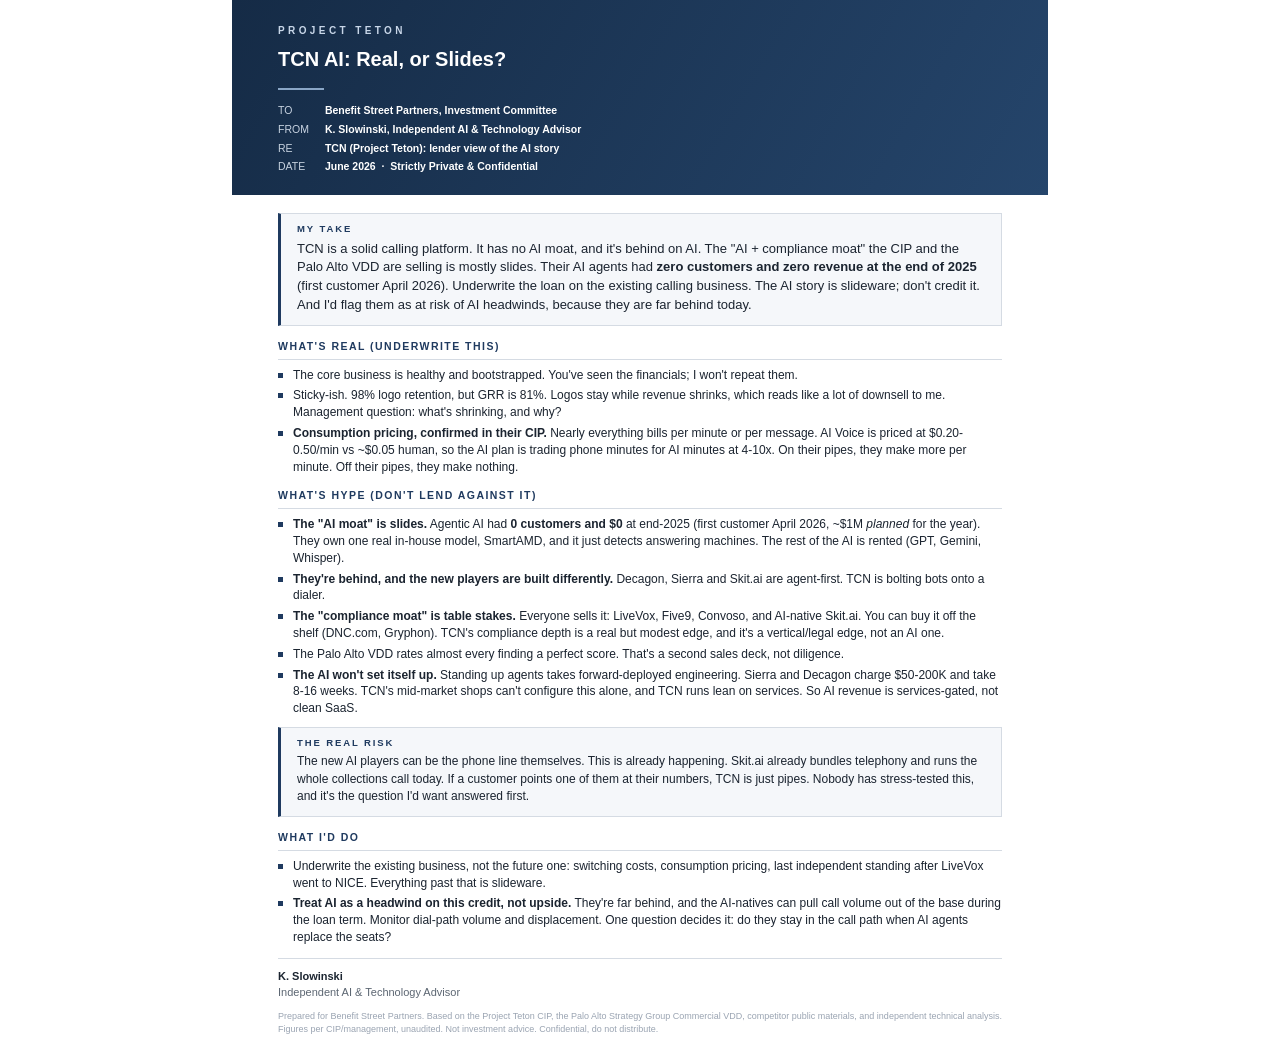
<file: tcn-ai-demo/teton-memo.html>
<!doctype html><html lang="en"><head><meta charset="utf-8">
<title>Project Teton AI Memo - K. Slowinski</title>
<style>
@page{size:Letter portrait;margin:0}
:root{--ink:#1b2430;--muted:#5c6672;--rule:#d5dbe3;--navy:#1f3a5f;--band1:#152b46;--band2:#25456b;--soft:#f5f7fa}
*{box-sizing:border-box;margin:0;padding:0}
body{font:12px/1.5 "Helvetica Neue",Arial,sans-serif;color:var(--ink);background:#fff}
.page{width:8.5in;min-height:11in;margin:0 auto}
.band{background:linear-gradient(120deg,var(--band1),var(--band2));color:#fff;padding:26px 46px 20px}
.band .mark{font:600 10px/1 sans-serif;letter-spacing:.34em;color:#c8d6e8}
.band h1{font-size:20px;margin:8px 0 14px;font-weight:700}
.rule-under{height:2px;width:46px;background:#8aa6c6;margin:9px 0 13px}
.meta{display:grid;grid-template-columns:auto 1fr;gap:3px 16px;font-size:10.5px;color:#c7d2e0}
.meta b{color:#fff;font-weight:600}
.body{padding:18px 46px 0}
.bluf{border:1px solid var(--rule);border-left:3px solid var(--navy);background:var(--soft);padding:10px 16px;margin-bottom:12px}
.bluf .l{font:700 9.5px/1 sans-serif;letter-spacing:.2em;text-transform:uppercase;color:var(--navy);margin-bottom:6px}
.bluf p{font-size:13px;line-height:1.45}
h2{font-size:10.5px;letter-spacing:.14em;text-transform:uppercase;color:var(--navy);margin:13px 0 7px;padding-bottom:4px;border-bottom:1px solid var(--rule);font-weight:700}
ul{list-style:none}
li{position:relative;padding-left:15px;margin:4px 0;line-height:1.40}
li:before{content:"";position:absolute;left:0;top:6px;width:5px;height:5px;background:var(--navy)}
b{font-weight:700}
.risk{margin-top:10px;background:var(--soft);border:1px solid var(--rule);border-left:3px solid var(--navy);padding:10px 16px}
.risk .l{font:700 9.5px/1 sans-serif;letter-spacing:.2em;text-transform:uppercase;color:var(--navy);margin-bottom:6px}
.risk p{font-size:12px;line-height:1.46}
.sig{margin-top:12px;padding-top:9px;border-top:1px solid var(--rule);font-size:11px;color:var(--muted)}
.sig b{color:var(--ink)}
.foot{margin-top:9px;font-size:9px;color:#9aa4b2;line-height:1.45;text-align:justify}
</style></head>
<body><div class="page">
<div class="band">
  <div class="mark">PROJECT TETON</div>
  <h1>TCN AI: Real, or Slides?</h1>
  <div class="rule-under"></div>
  <div class="meta">
    <span>TO</span><b>Benefit Street Partners, Investment Committee</b>
    <span>FROM</span><b>K. Slowinski, Independent AI &amp; Technology Advisor</b>
    <span>RE</span><b>TCN (Project Teton): lender view of the AI story</b>
    <span>DATE</span><b>June 2026&nbsp;&nbsp;·&nbsp;&nbsp;Strictly Private &amp; Confidential</b>
  </div>
</div>
<div class="body">
  <div class="bluf"><div class="l">My take</div>
    <p>TCN is a solid calling platform. It has no AI moat, and it's behind on AI. The "AI + compliance moat" the CIP and the Palo Alto VDD are selling is mostly slides. Their AI agents had <b>zero customers and zero revenue at the end of 2025</b> (first customer April 2026). Underwrite the loan on the existing calling business. The AI story is slideware; don't credit it. And I'd flag them as at risk of AI headwinds, because they are far behind today.</p></div>

  <h2>What's real (underwrite this)</h2>
  <ul>
    <li>The core business is healthy and bootstrapped. You've seen the financials; I won't repeat them.</li>
    <li>Sticky-ish. 98% logo retention, but GRR is 81%. Logos stay while revenue shrinks, which reads like a lot of downsell to me. Management question: what's shrinking, and why?</li>
    <li><b>Consumption pricing, confirmed in their CIP.</b> Nearly everything bills per minute or per message. AI Voice is priced at $0.20-0.50/min vs ~$0.05 human, so the AI plan is trading phone minutes for AI minutes at 4-10x. On their pipes, they make more per minute. Off their pipes, they make nothing.</li>
  </ul>

  <h2>What's hype (don't lend against it)</h2>
  <ul>
    <li><b>The "AI moat" is slides.</b> Agentic AI had <b>0 customers and $0</b> at end-2025 (first customer April 2026, ~$1M <i>planned</i> for the year). They own one real in-house model, SmartAMD, and it just detects answering machines. The rest of the AI is rented (GPT, Gemini, Whisper).</li>
    <li><b>They're behind, and the new players are built differently.</b> Decagon, Sierra and Skit.ai are agent-first. TCN is bolting bots onto a dialer.</li>
    <li><b>The "compliance moat" is table stakes.</b> Everyone sells it: LiveVox, Five9, Convoso, and AI-native Skit.ai. You can buy it off the shelf (DNC.com, Gryphon). TCN's compliance depth is a real but modest edge, and it's a vertical/legal edge, not an AI one.</li>
    <li>The Palo Alto VDD rates almost every finding a perfect score. That's a second sales deck, not diligence.</li>
    <li><b>The AI won't set itself up.</b> Standing up agents takes forward-deployed engineering. Sierra and Decagon charge $50-200K and take 8-16 weeks. TCN's mid-market shops can't configure this alone, and TCN runs lean on services. So AI revenue is services-gated, not clean SaaS.</li>
  </ul>

  <div class="risk"><div class="l">The real risk</div>
    <p>The new AI players can be the phone line themselves. This is already happening. Skit.ai already bundles telephony and runs the whole collections call today. If a customer points one of them at their numbers, TCN is just pipes. Nobody has stress-tested this, and it's the question I'd want answered first.</p></div>

  <h2>What I'd do</h2>
  <ul>
    <li>Underwrite the existing business, not the future one: switching costs, consumption pricing, last independent standing after LiveVox went to NICE. Everything past that is slideware.</li>
    <li><b>Treat AI as a headwind on this credit, not upside.</b> They're far behind, and the AI-natives can pull call volume out of the base during the loan term. Monitor dial-path volume and displacement. One question decides it: do they stay in the call path when AI agents replace the seats?</li>
  </ul>

  <div class="sig"><b>K. Slowinski</b><br>Independent AI &amp; Technology Advisor</div>
  <div class="foot">Prepared for Benefit Street Partners. Based on the Project Teton CIP, the Palo Alto Strategy Group Commercial VDD, competitor public materials, and independent technical analysis. Figures per CIP/management, unaudited. Not investment advice. Confidential, do not distribute.</div>
</div>
</div></body></html>
</file>
<file: tcn-ai-demo/web/style.css>
:root{--bg:#0d1117;--card:#161b22;--ln:#30363d;--tx:#e6edf3;--dim:#8b949e;
--ok:#3fb950;--no:#f85149;--gold:#d29922;--hd:#58a6ff}
*{box-sizing:border-box}
body{margin:0;background:var(--bg);color:var(--tx);
font:15px/1.5 -apple-system,BlinkMacSystemFont,"Segoe UI",Roboto,sans-serif}
header,section,footer{max-width:1000px;margin:0 auto;padding:0 20px}
header{padding-top:36px}
h1{color:var(--hd);margin:0 0 6px;font-size:26px}
.sub{color:var(--dim);max-width:760px}
.card{background:var(--card);border:1px solid var(--ln);border-radius:10px;
padding:20px;margin:20px auto}
h2{margin:0 0 6px;font-size:19px}
.tag{font-size:11px;font-weight:600;padding:2px 8px;border-radius:20px;
background:#1f6feb33;color:var(--hd);vertical-align:middle;margin-left:6px}
.tag.dim{background:#8b949e22;color:var(--dim)}
.tag.gold{background:#d2992222;color:var(--gold)}
p{color:var(--dim)}
textarea{width:100%;background:#0d1117;color:var(--tx);border:1px solid var(--ln);
border-radius:8px;padding:10px;font:14px/1.4 ui-monospace,Menlo,monospace;resize:vertical}
.examples{margin:10px 0;color:var(--dim);font-size:13px}
button.ex{background:#21262d;color:var(--tx);border:1px solid var(--ln);
border-radius:6px;padding:4px 9px;margin:3px;cursor:pointer;font-size:12px}
button.ex:hover{border-color:var(--hd)}
.parsed{font:12px ui-monospace,monospace;color:var(--gold);margin:8px 0;min-height:18px}
.counts{margin:10px 0;font-weight:600}
.counts .ok{color:var(--ok);margin-right:18px}
.counts .no{color:var(--no)}
table{width:100%;border-collapse:collapse;margin-top:10px;font-size:13px}
th,td{text-align:left;padding:6px 8px;border-bottom:1px solid var(--ln);vertical-align:top}
th{color:var(--dim);font-weight:600;font-size:12px;text-transform:uppercase;letter-spacing:.04em}
td.ok{color:var(--ok);font-weight:600}
td.no{color:var(--no);font-weight:600}
.reasons{color:var(--dim);font-size:12px}
.grade-PASS{color:var(--ok);font-weight:600}
.grade-FAIL{color:var(--no);font-weight:600}
.lrow{display:flex;gap:10px;padding:7px 0;border-bottom:1px solid var(--ln);font-size:14px}
.lrow .k{color:var(--dim);min-width:230px}
.lrow .good{color:var(--ok);font-weight:600}
.lrow .bad{color:var(--no);font-weight:600}
.lhash{font:12px ui-monospace,monospace;color:var(--dim)}
footer{color:var(--dim);font-size:12px;padding:10px 20px 50px;text-align:center}
</file>
<file: styles.css>
* {
  margin:0px;
  padding:0px;
}

#octocat {
  display: block;
  width:384px;
  margin: 50px auto;
}

p {
  display: block;
  width: 400px;
  margin: 50px auto;
  font: 30px Monaco,"Courier New","DejaVu Sans Mono","Bitstream Vera Sans Mono",monospace;
}

.gsd-link {
  display: block;
  width: 400px;
  margin: 0 auto;
  text-align: center;
  font: 20px Monaco,"Courier New",monospace;
  color: #333;
}

/* Get Shit Done page styles */
.gsd-container {
  max-width: 500px;
  margin: 40px auto;
  padding: 0 20px;
  font-family: Monaco,"Courier New","DejaVu Sans Mono",monospace;
}

.gsd-title {
  font-size: 36px;
  text-align: center;
  margin-bottom: 4px;
}

.gsd-subtitle {
  font-size: 14px !important;
  width: auto !important;
  text-align: center;
  color: #666;
  margin: 0 auto 30px !important;
}

.gsd-input-row {
  display: flex;
  gap: 8px;
  margin-bottom: 20px;
}

.gsd-input {
  flex: 1;
  padding: 10px 12px;
  font-size: 16px;
  font-family: inherit;
  border: 2px solid #333;
  outline: none;
}

.gsd-input:focus {
  border-color: #000;
}

.gsd-btn {
  padding: 10px 20px;
  font-size: 16px;
  font-family: inherit;
  background: #333;
  color: #fff;
  border: none;
  cursor: pointer;
}

.gsd-btn:hover {
  background: #000;
}

.gsd-list {
  list-style: none;
  padding: 0;
  margin: 0;
}

.gsd-item {
  display: flex;
  align-items: center;
  padding: 10px 0;
  border-bottom: 1px solid #eee;
  font-size: 16px;
}

.gsd-check {
  cursor: pointer;
  margin-right: 12px;
  font-size: 20px;
  user-select: none;
}

.gsd-text {
  flex: 1;
}

.gsd-done .gsd-text {
  text-decoration: line-through;
  color: #999;
}

.gsd-delete {
  cursor: pointer;
  color: #ccc;
  font-size: 20px;
  padding: 0 4px;
  user-select: none;
}

.gsd-delete:hover {
  color: #e33;
}

.gsd-stats {
  text-align: center;
  margin-top: 20px;
  font-size: 14px;
  color: #999;
}

.gsd-back {
  display: block;
  text-align: center;
  margin-top: 30px;
  font-size: 14px;
  color: #666;
}
</file>
